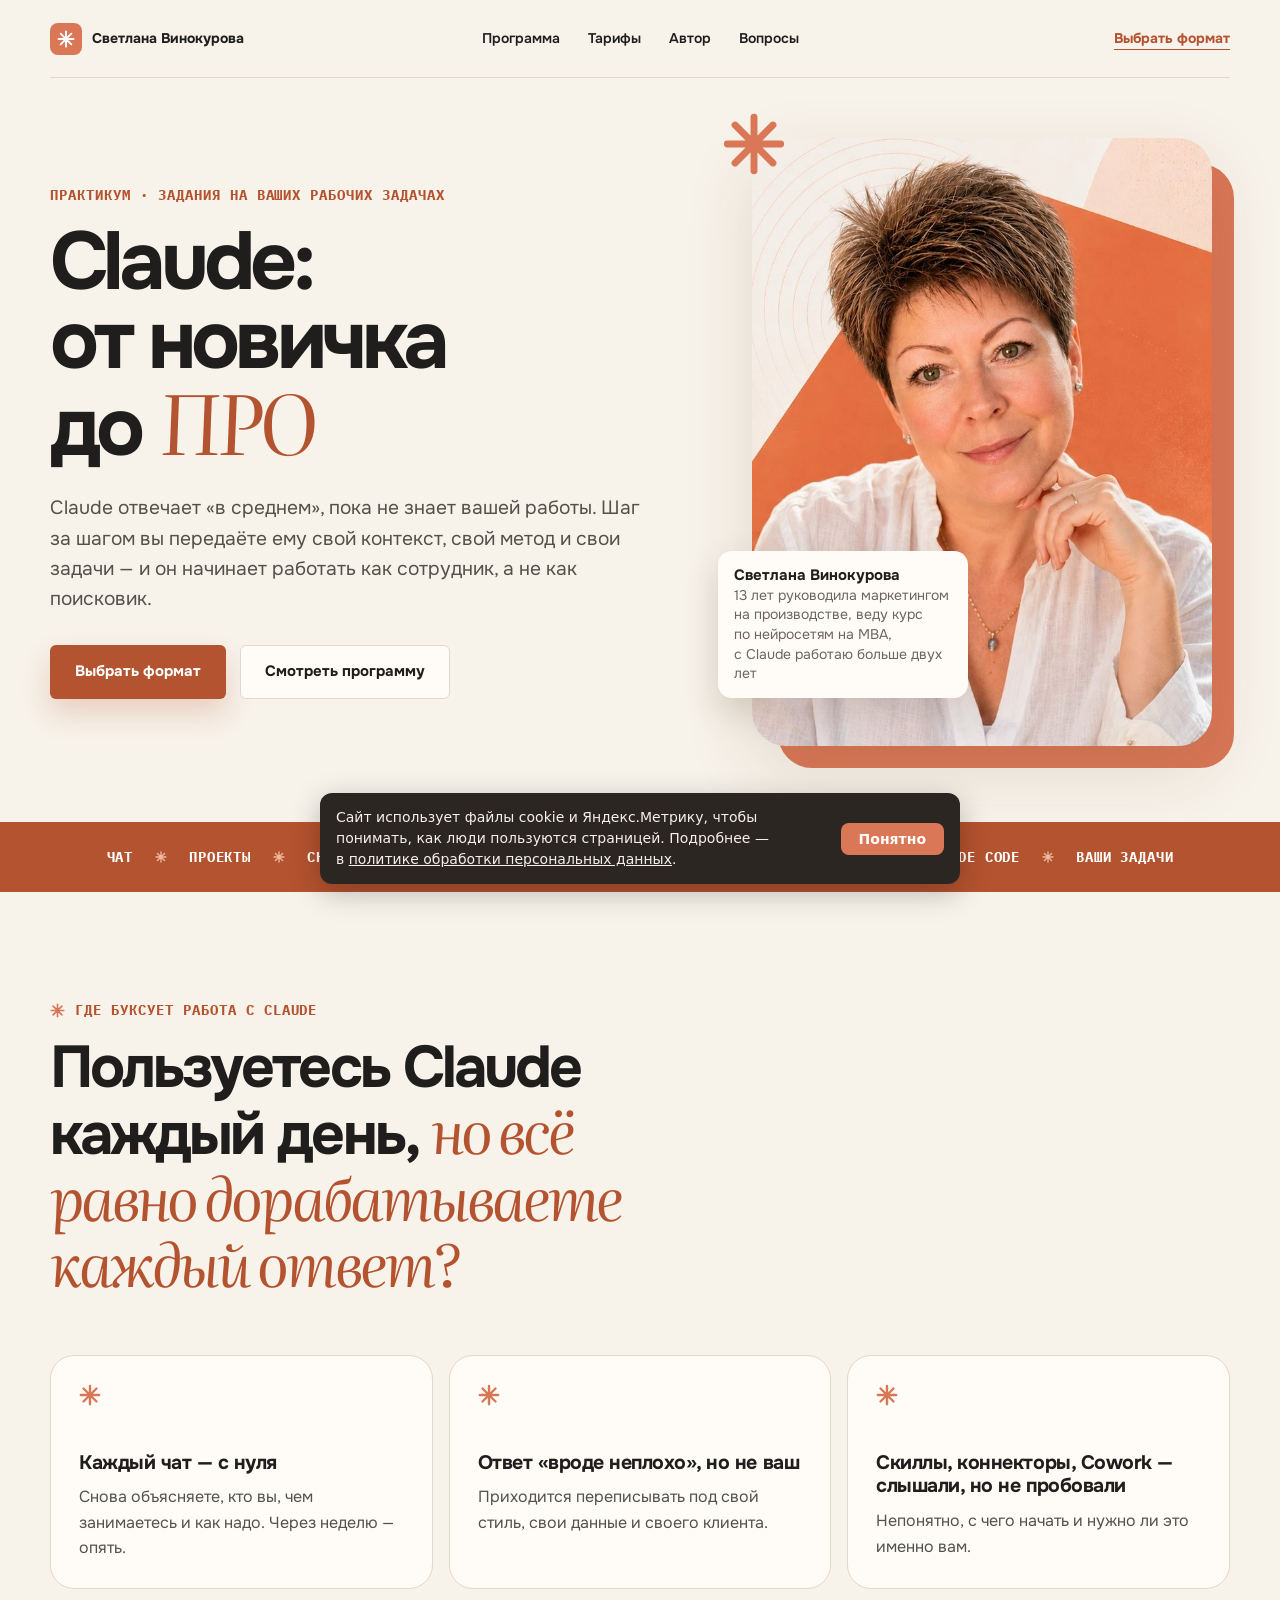
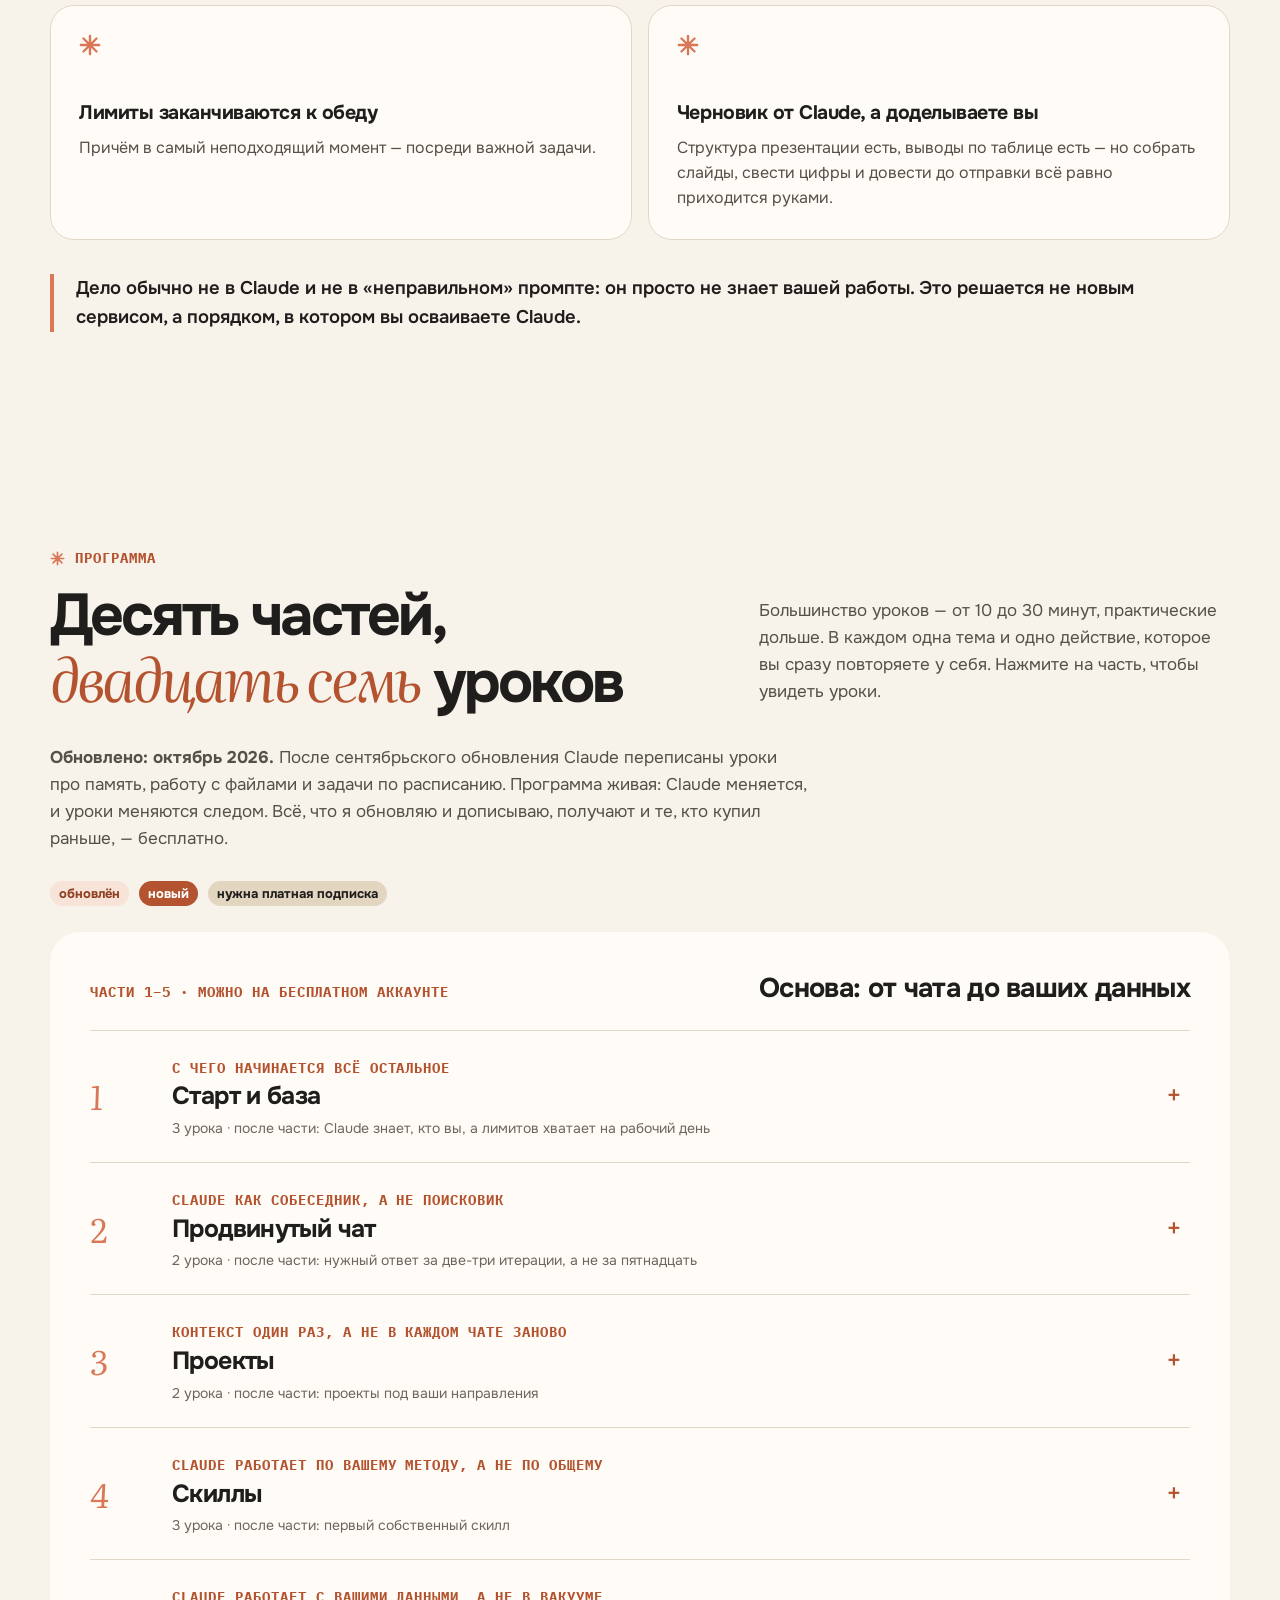
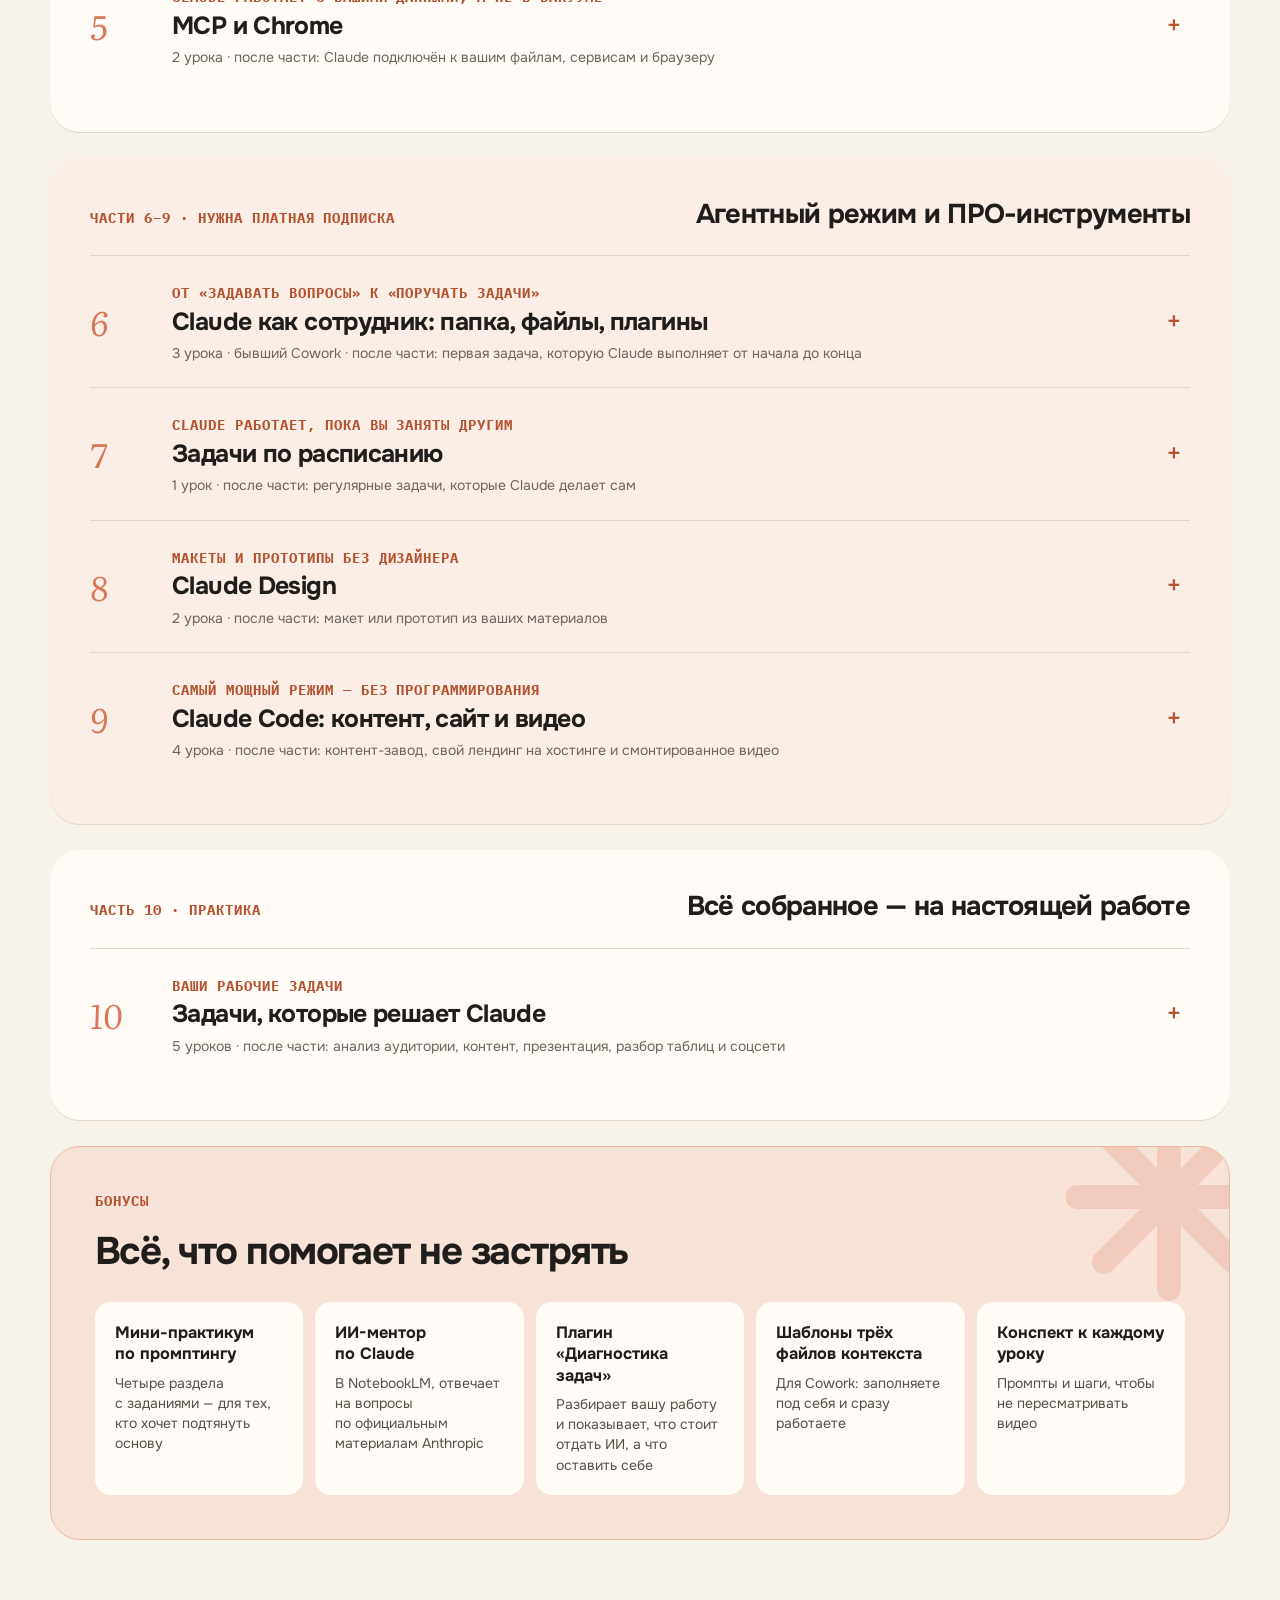
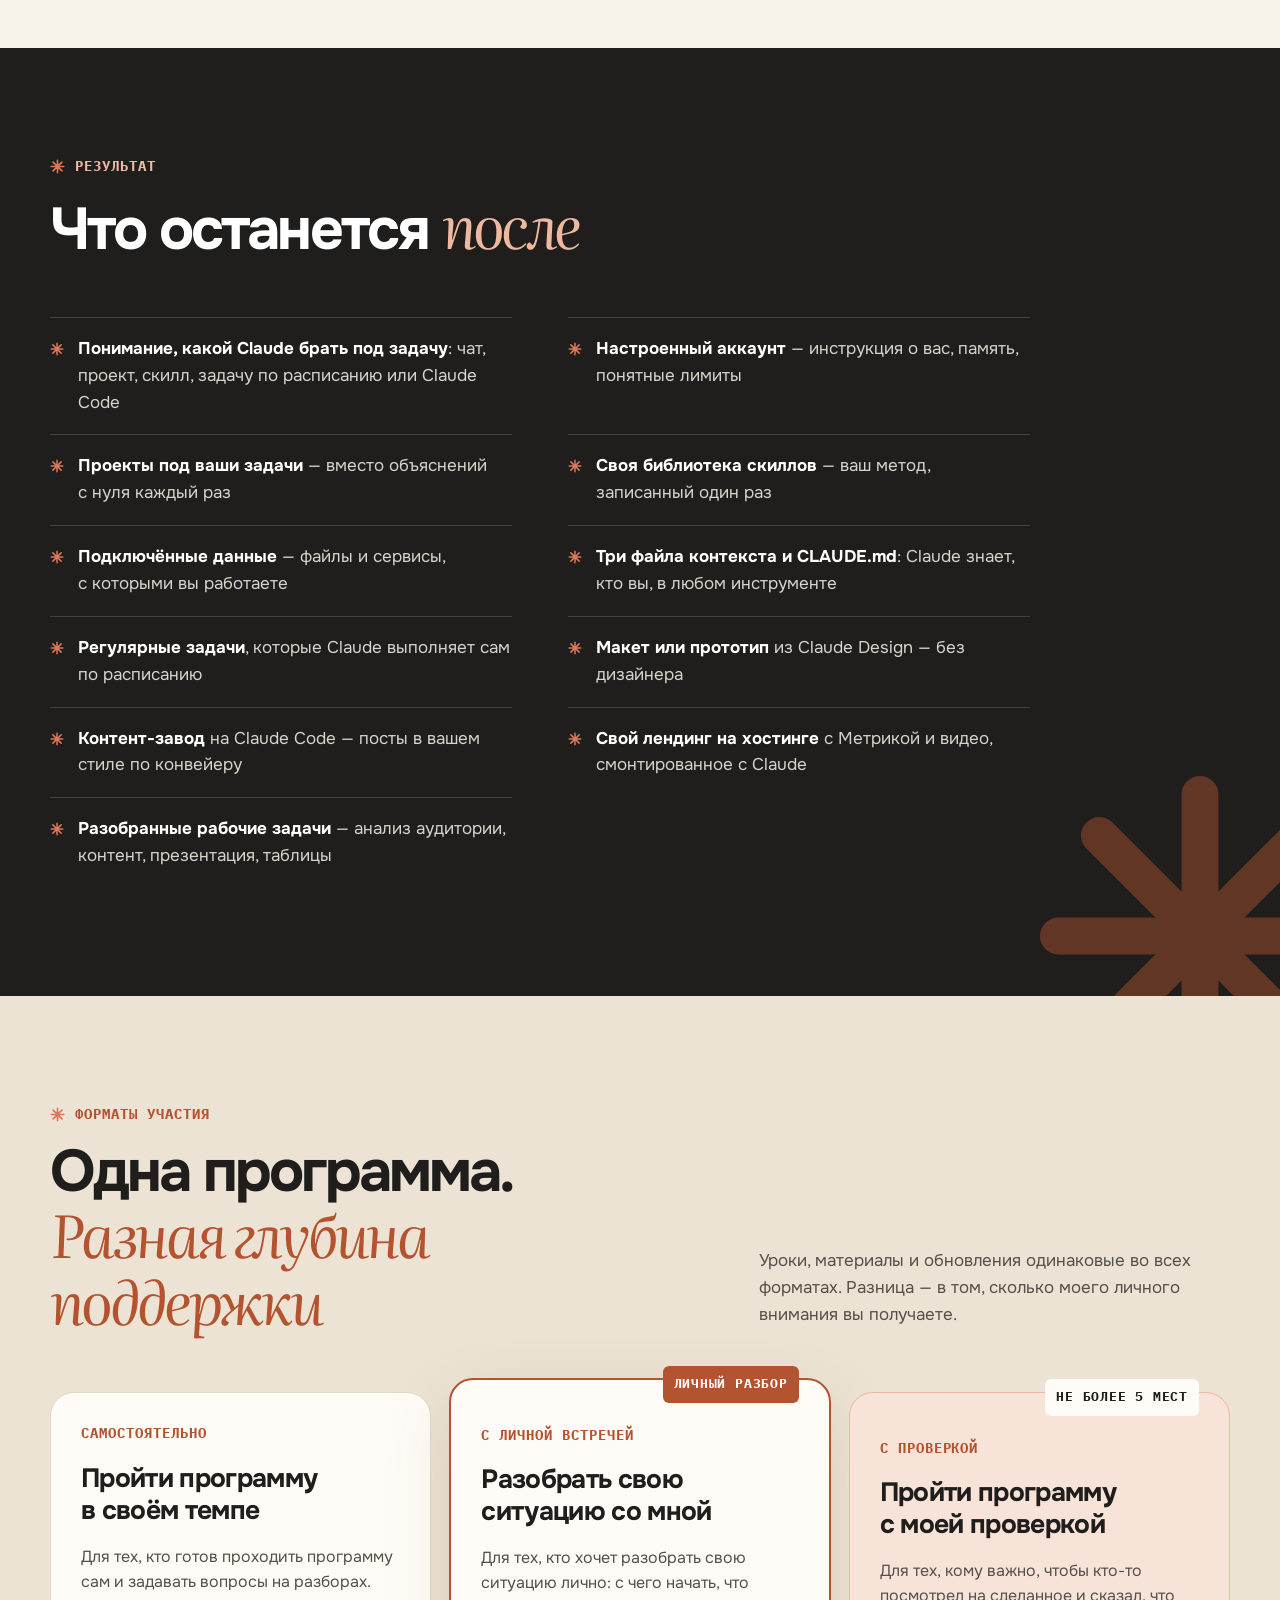
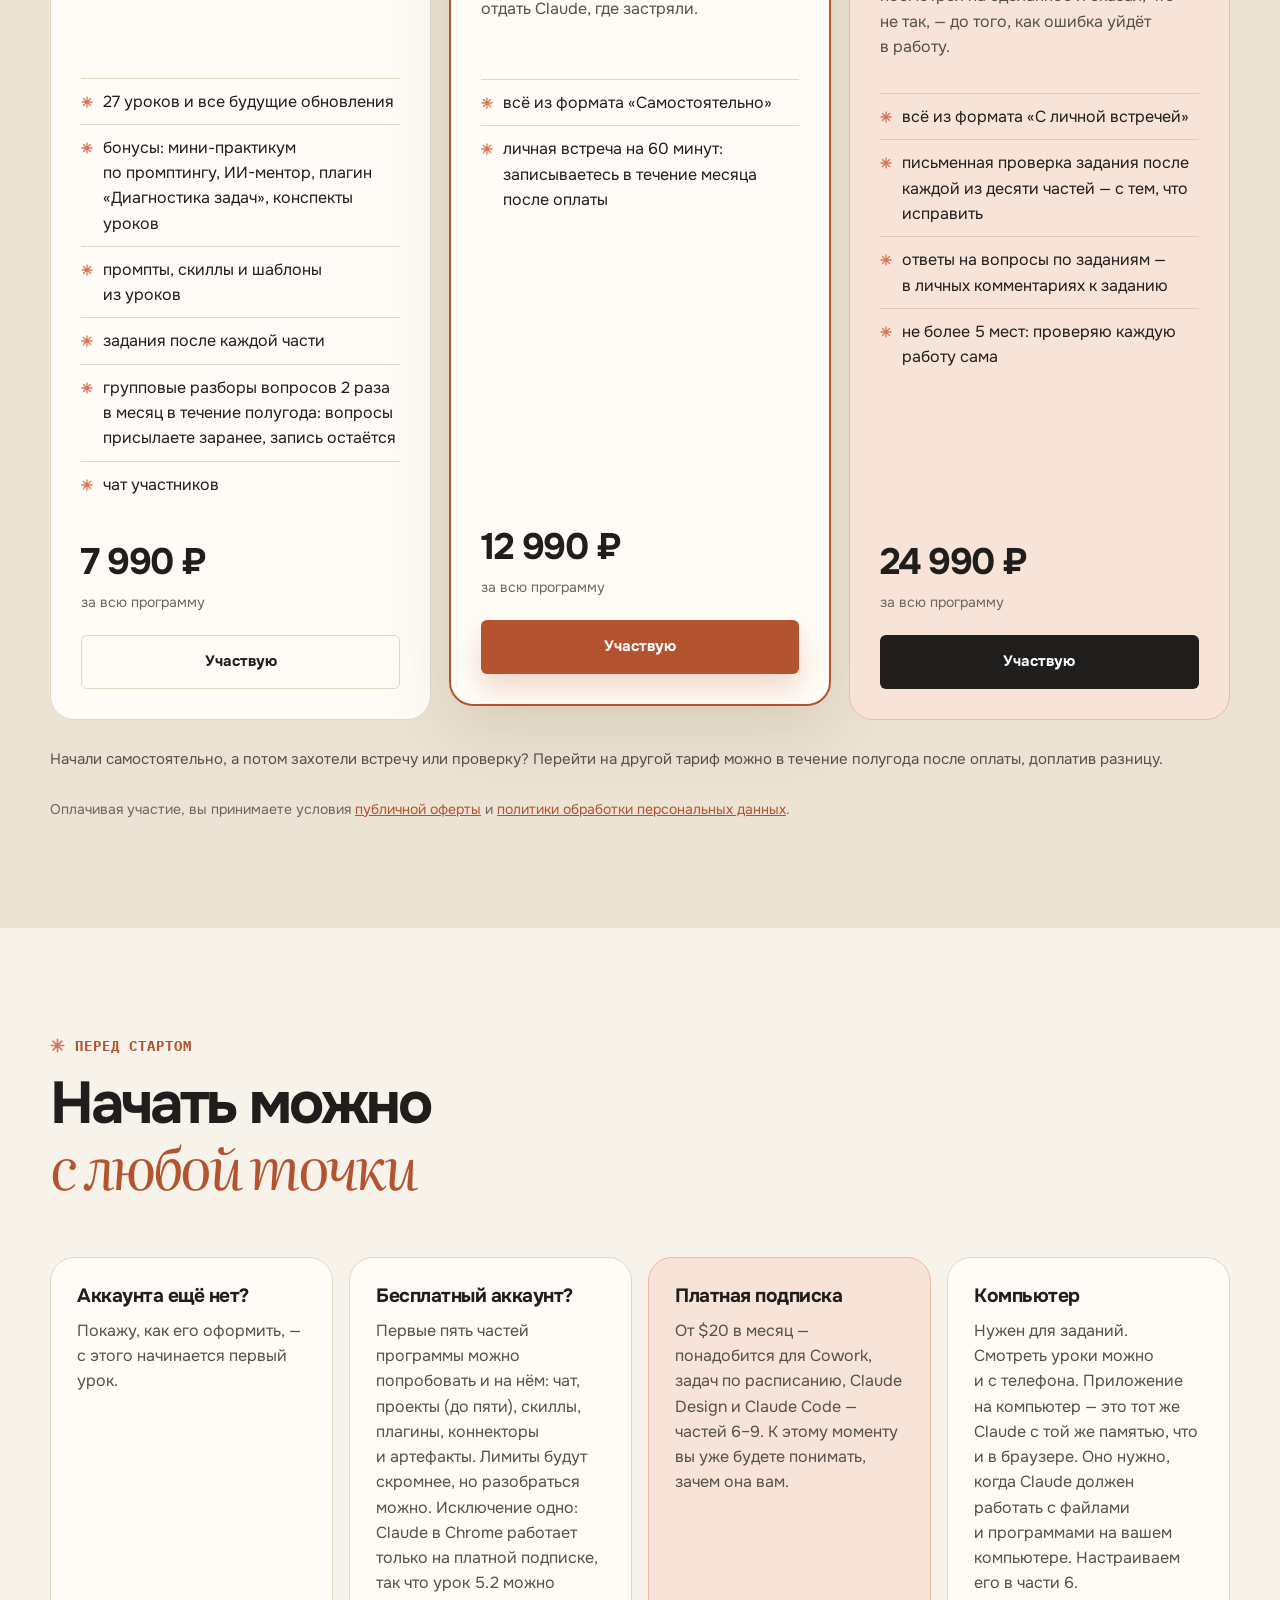
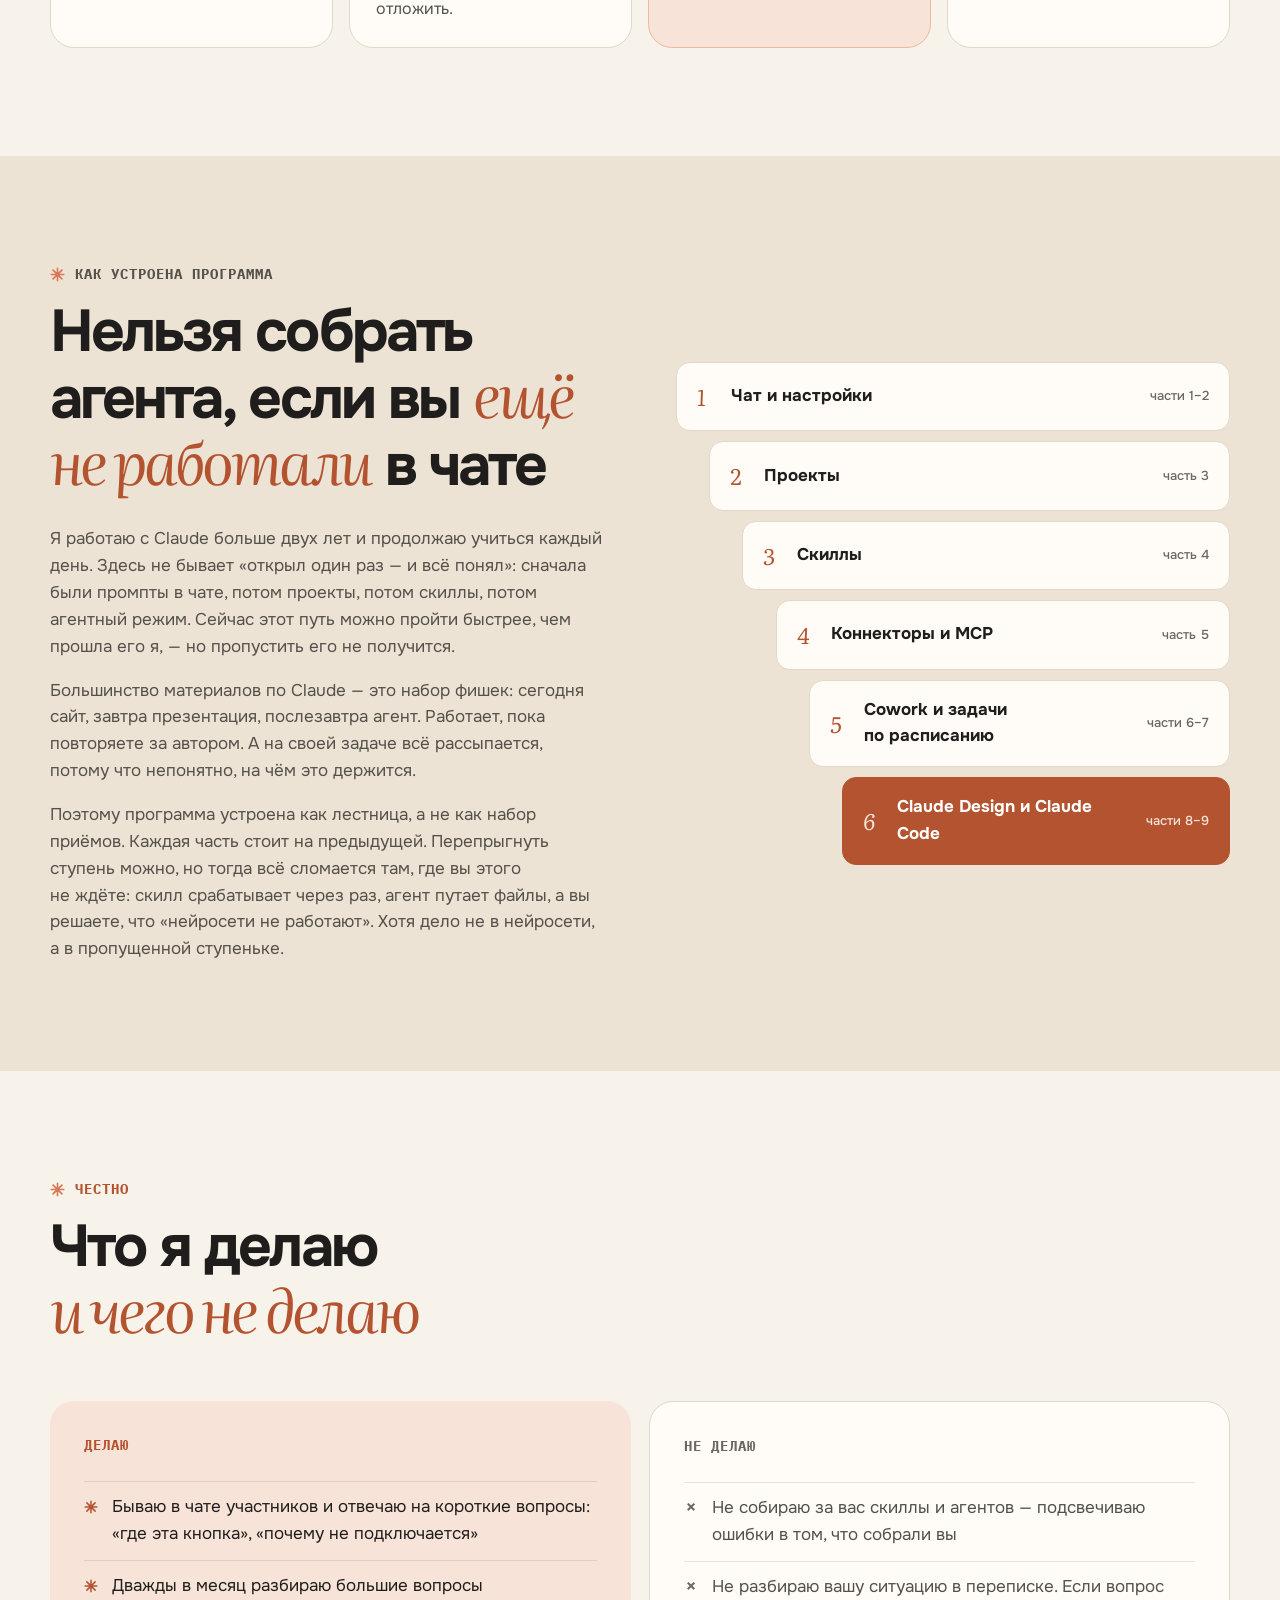
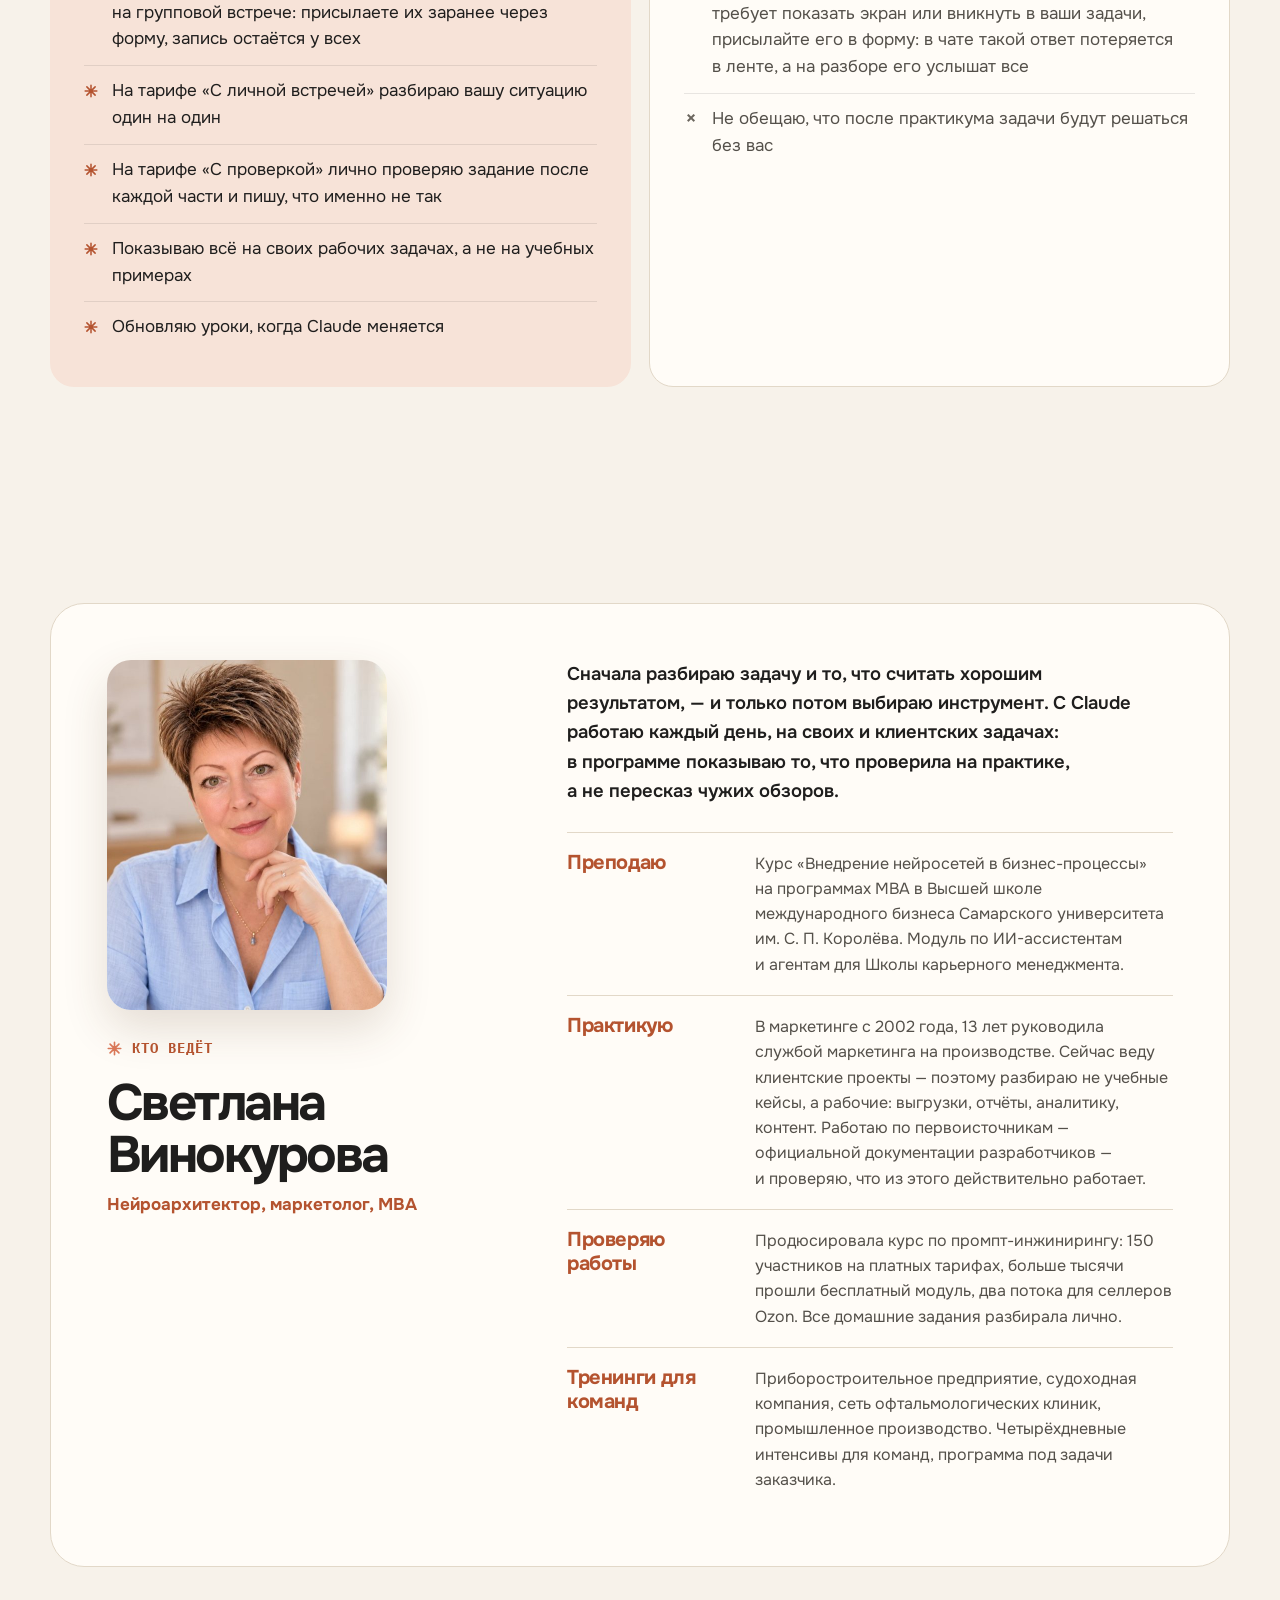
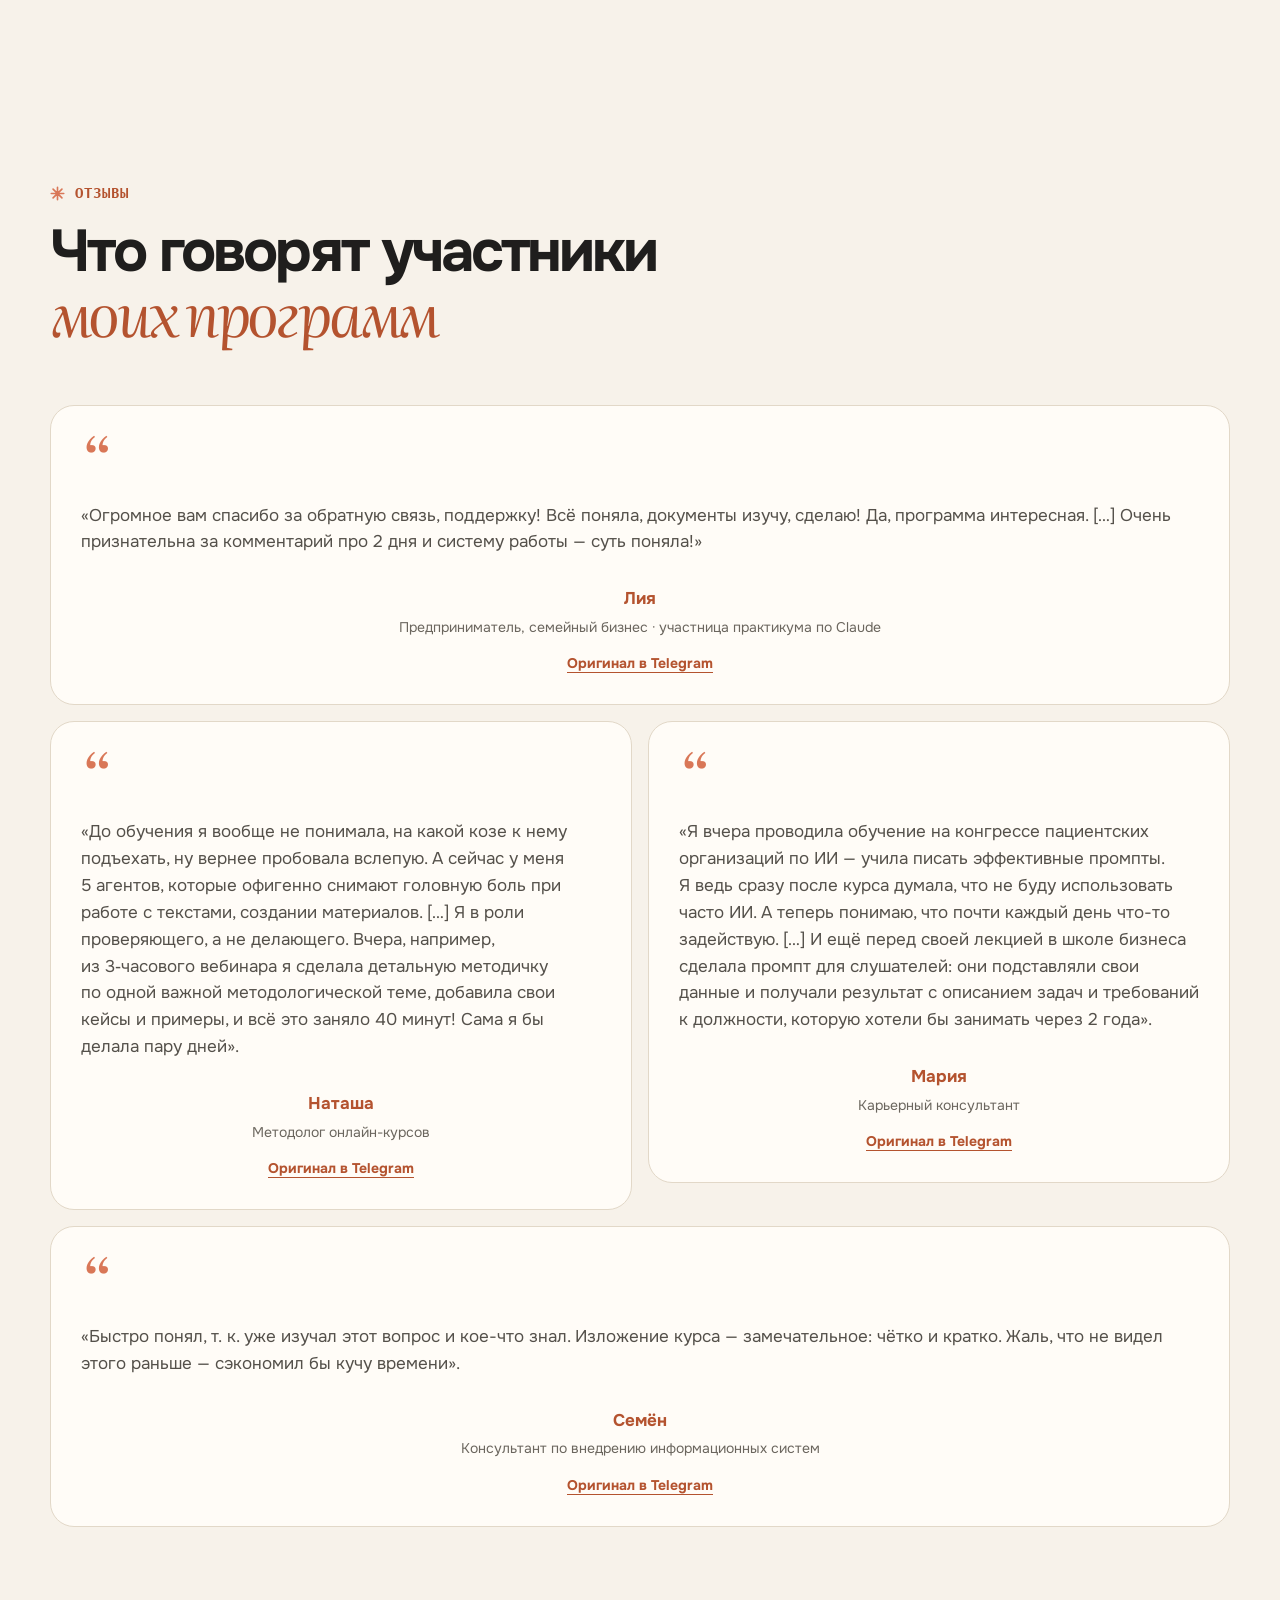
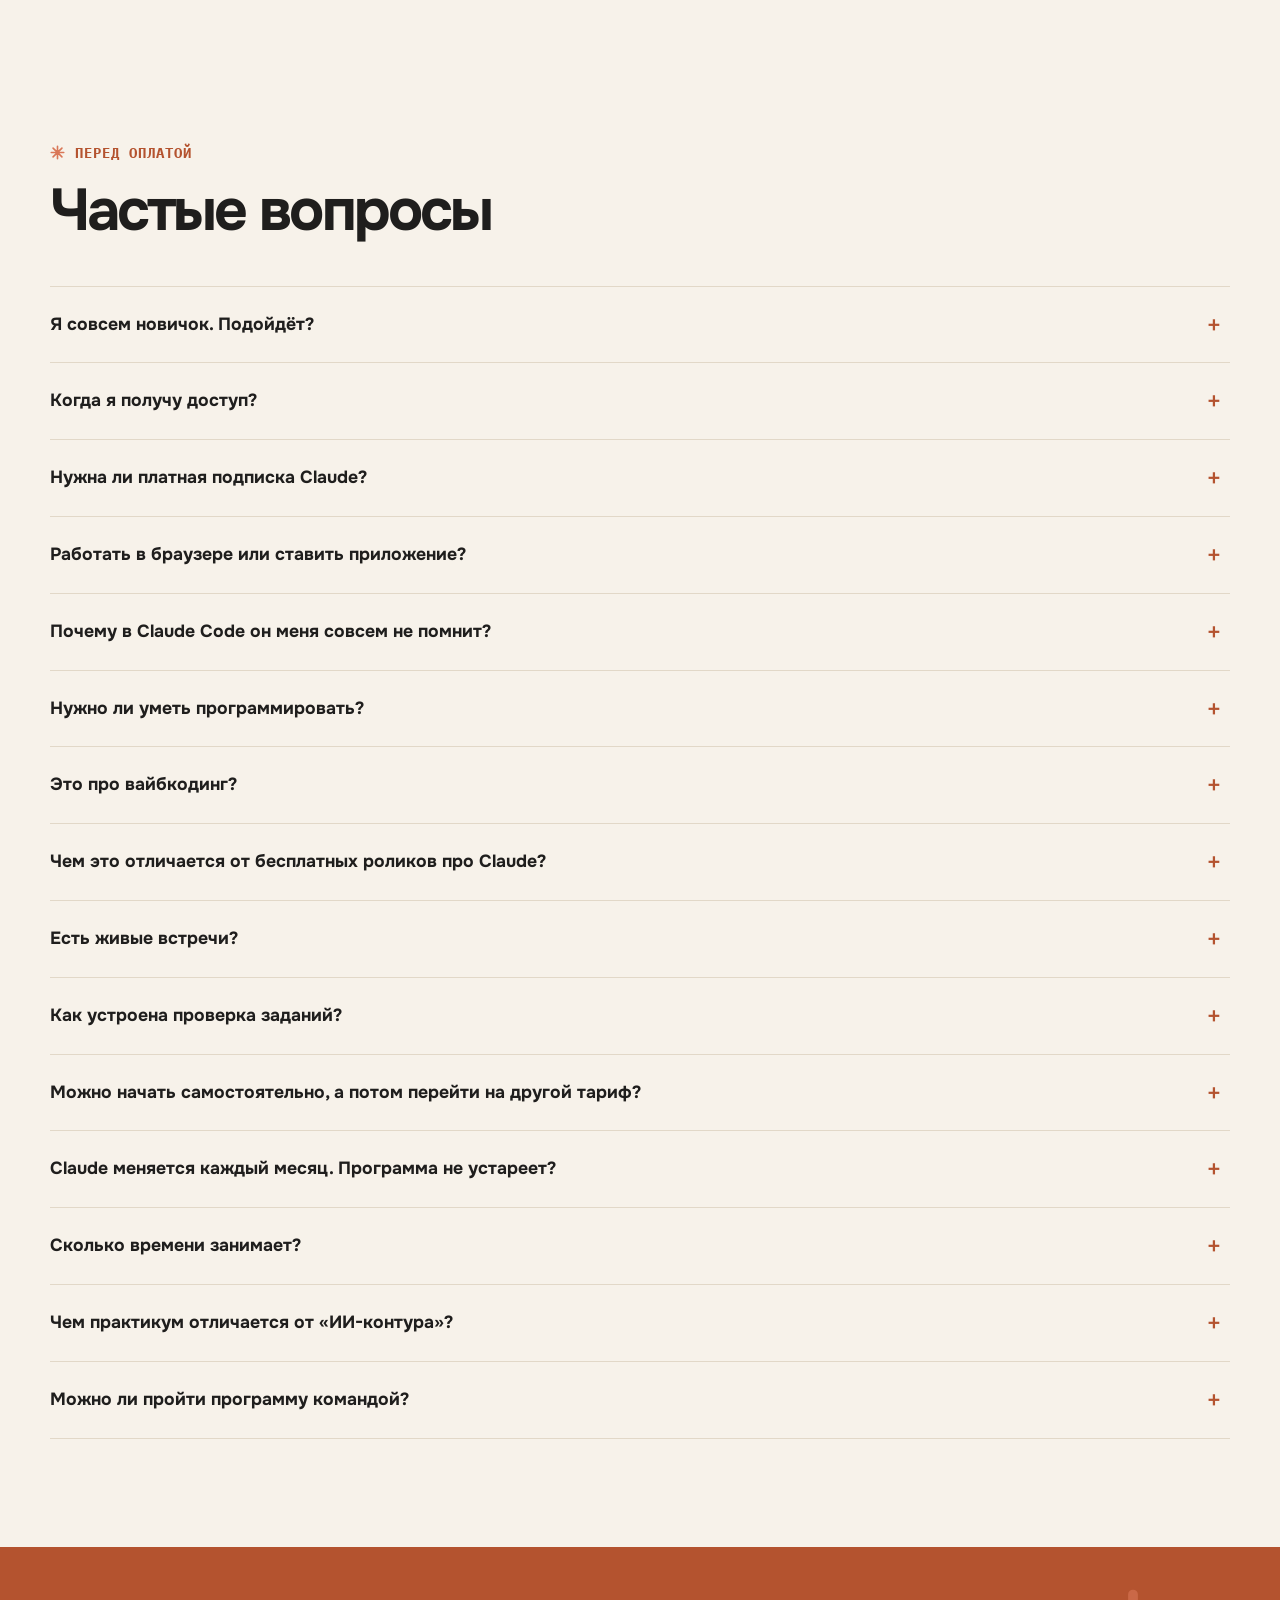
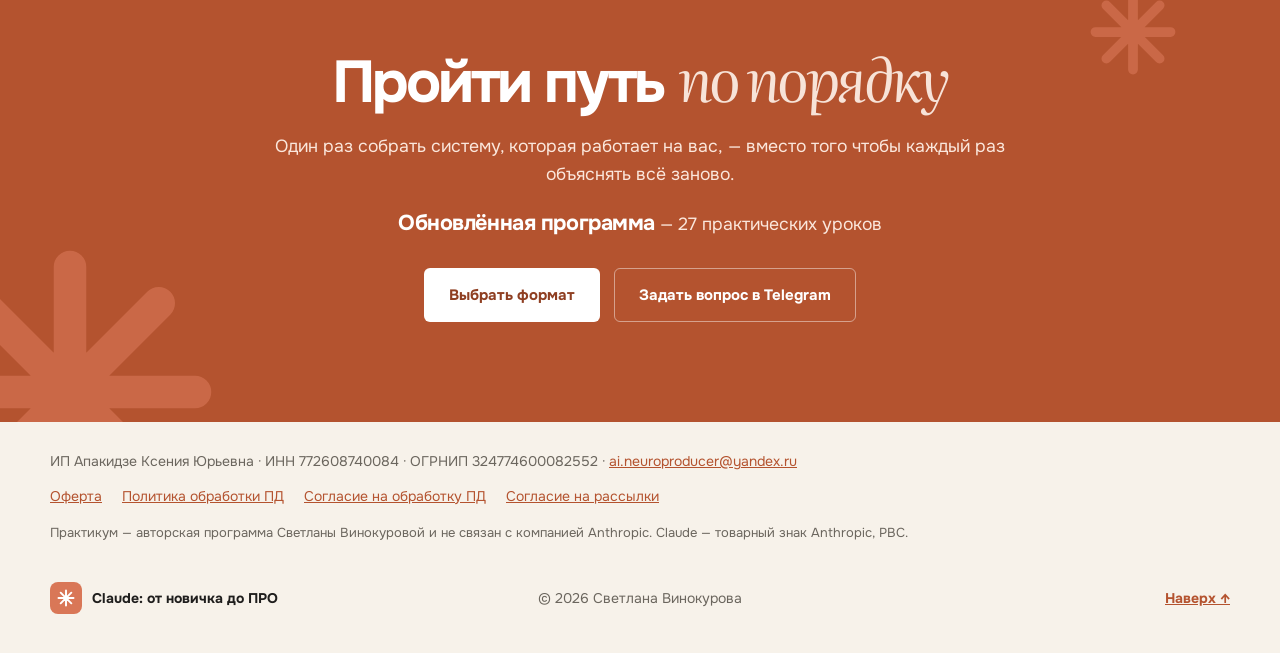
<file: index.html>
<!DOCTYPE html>
<html lang="ru">
<head>
<meta charset="utf-8">
<meta name="viewport" content="width=device-width, initial-scale=1">
<meta name="description" content="Практикум Светланы Винокуровой: 27 практических уроков по Claude — от настроек и чата до скиллов, коннекторов, Cowork, Claude Design и Claude Code — вайбкодинг для тех, кто не программирует. Живые разборы 2 раза в месяц.">
<title>Claude: от новичка до ПРО — практикум Светланы Винокуровой</title>
<meta property="og:type" content="website">
<meta property="og:locale" content="ru_RU">
<meta property="og:title" content="Claude: от новичка до ПРО">
<meta property="og:description" content="Научите Claude работать как сотрудник: с вашим контекстом, по вашему методу и на ваших задачах. 27 практических уроков и живые разборы.">
<!-- Если подключите свой домен, замените адрес в двух строках ниже -->
<meta property="og:image" content="https://claude.neiroproducer.ru/assets/svetlana-hero.jpg">
<meta property="og:url" content="https://claude.neiroproducer.ru/">
<!-- Yandex.Metrika counter -->
<script type="text/javascript">
    (function(m,e,t,r,i,k,a){
        m[i]=m[i]||function(){(m[i].a=m[i].a||[]).push(arguments)};
        m[i].l=1*new Date();
        for (var j = 0; j < document.scripts.length; j++) {if (document.scripts[j].src === r) { return; }}
        k=e.createElement(t),a=e.getElementsByTagName(t)[0],k.async=1,k.src=r,a.parentNode.insertBefore(k,a)
    })(window, document,'script','https://mc.yandex.ru/metrika/tag.js?id=113179487', 'ym');

    ym(113179487, 'init', {ssr:true, webvisor:true, clickmap:true, ecommerce:"dataLayer", referrer: document.referrer, url: location.href, accurateTrackBounce:true, trackLinks:true});
</script>
<noscript><div><img src="https://mc.yandex.ru/watch/113179487" style="position:absolute; left:-9999px;" alt="" /></div></noscript>
<!-- /Yandex.Metrika counter -->
<link rel="icon" href="data:image/svg+xml,%3Csvg xmlns='http://www.w3.org/2000/svg' viewBox='0 0 32 32'%3E%3Crect width='32' height='32' rx='8' fill='%23d97757'/%3E%3Cg stroke='white' stroke-width='3' stroke-linecap='round'%3E%3Cpath d='M16 7v18M7 16h18M9.6 9.6l12.8 12.8M22.4 9.6 9.6 22.4'/%3E%3C/g%3E%3C/svg%3E">
<link rel="preconnect" href="https://fonts.googleapis.com">
<link rel="preconnect" href="https://fonts.gstatic.com" crossorigin="">
<link href="https://fonts.googleapis.com/css2?family=IBM+Plex+Mono:wght@400;500;700&family=Literata:ital,opsz,wght@1,7..72,400;1,7..72,500&family=Onest:wght@400;500;600;700;800&display=swap" rel="stylesheet">
<link rel="stylesheet" href="styles.css">
</head>
<body>
  <header class="site-header">
    <a class="brand" href="#top" aria-label="Наверх">
      <span class="brand-mark" aria-hidden="true"><span class="spark"></span></span>
      <span>Светлана Винокурова</span>
    </a>
    <nav aria-label="Основная навигация">
      <a href="#program">Программа</a>
      <a href="#tariffs">Тарифы</a>
      <a href="#author">Автор</a>
      <a href="#faq">Вопросы</a>
    </nav>
    <a class="header-cta" href="#tariffs">Выбрать формат</a>
  </header>

  <main id="top">
    <section class="hero shell">
      <div class="hero-copy">
        <p class="eyebrow">Практикум · задания на&nbsp;ваших рабочих задачах</p>
        <h1>Claude: от&nbsp;новичка до&nbsp;<em>ПРО</em></h1>
        <p class="hero-lead">Claude отвечает «в&nbsp;среднем», пока не&nbsp;знает вашей работы. Шаг за&nbsp;шагом вы передаёте ему свой контекст, свой метод и&nbsp;свои задачи&nbsp;— и&nbsp;он начинает работать как сотрудник, а&nbsp;не&nbsp;как поисковик.</p>
        <div class="hero-actions">
          <a class="button button-primary" href="#tariffs" data-goal="hero_tariffs">Выбрать формат</a>
          <a class="button button-outline" href="#program" data-goal="hero_program">Смотреть программу</a>
        </div>
      </div>
      <div class="hero-photo">
        <span class="spark spark-deco" aria-hidden="true"></span>
        <img src="assets/svetlana-hero.jpg" alt="Светлана Винокурова" width="700" height="925">
        <p class="hero-note"><strong>Светлана Винокурова</strong><span>13&nbsp;лет руководила маркетингом на&nbsp;производстве, веду курс по&nbsp;нейросетям на&nbsp;MBA, с&nbsp;Claude работаю больше двух лет</span></p>
      </div>
    </section>

    <section class="ladder-strip" aria-label="Путь по программе">
      <span>Чат</span><i class="spark" aria-hidden="true"></i><span>Проекты</span><i class="spark" aria-hidden="true"></i><span>Скиллы</span><i class="spark" aria-hidden="true"></i><span>Коннекторы</span><i class="spark" aria-hidden="true"></i><span>Cowork</span><i class="spark" aria-hidden="true"></i><span>Расписание</span><i class="spark" aria-hidden="true"></i><span>Design</span><i class="spark" aria-hidden="true"></i><span>Claude Code</span><i class="spark" aria-hidden="true"></i><span>Ваши задачи</span>
    </section>

    <section class="section shell pains">
      <div class="split-heading">
        <div>
          <p class="section-kicker"><i class="spark" aria-hidden="true"></i>Где буксует работа с&nbsp;Claude</p>
          <h2>Пользуетесь Claude каждый день, <em>но&nbsp;всё равно дорабатываете каждый ответ?</em></h2>
        </div>
      </div>
      <div class="pain-grid">
        <article><i class="spark" aria-hidden="true"></i><h3>Каждый чат&nbsp;— с&nbsp;нуля</h3><p>Снова объясняете, кто вы, чем занимаетесь и&nbsp;как надо. Через неделю&nbsp;— опять.</p></article>
        <article><i class="spark" aria-hidden="true"></i><h3>Ответ «вроде неплохо», но&nbsp;не&nbsp;ваш</h3><p>Приходится переписывать под свой стиль, свои данные и&nbsp;своего клиента.</p></article>
        <article><i class="spark" aria-hidden="true"></i><h3>Скиллы, коннекторы, Cowork&nbsp;— слышали, но&nbsp;не&nbsp;пробовали</h3><p>Непонятно, с&nbsp;чего начать и&nbsp;нужно ли это именно вам.</p></article>
        <article><i class="spark" aria-hidden="true"></i><h3>Лимиты заканчиваются к&nbsp;обеду</h3><p>Причём в&nbsp;самый неподходящий момент&nbsp;— посреди важной задачи.</p></article>
        <article><i class="spark" aria-hidden="true"></i><h3>Черновик от&nbsp;Claude, а&nbsp;доделываете вы</h3><p>Структура презентации есть, выводы по&nbsp;таблице есть&nbsp;— но&nbsp;собрать слайды, свести цифры и&nbsp;довести до&nbsp;отправки всё равно приходится руками.</p></article>
      </div>
      <p class="pain-note">Дело обычно не&nbsp;в&nbsp;Claude и&nbsp;не&nbsp;в&nbsp;«неправильном» промпте: он просто не&nbsp;знает вашей работы. Это решается не&nbsp;новым сервисом, а&nbsp;порядком, в&nbsp;котором вы осваиваете Claude.</p>
    </section>

    <section class="section program shell" id="program">
      <div class="split-heading">
        <div>
          <p class="section-kicker"><i class="spark" aria-hidden="true"></i>Программа</p>
          <h2>Десять частей, <em>двадцать&nbsp;семь</em> уроков</h2>
        </div>
        <p>Большинство уроков&nbsp;— от&nbsp;10 до&nbsp;30 минут, практические дольше. В&nbsp;каждом одна тема и&nbsp;одно действие, которое вы сразу повторяете у&nbsp;себя. Нажмите на&nbsp;часть, чтобы увидеть уроки.</p>
      </div>
      <p class="program-intro"><b>Обновлено: октябрь 2026.</b> После сентябрьского обновления Claude переписаны уроки про память, работу с&nbsp;файлами и&nbsp;задачи по&nbsp;расписанию. Программа живая: Claude меняется, и&nbsp;уроки меняются следом. Всё, что я&nbsp;обновляю и&nbsp;дописываю, получают и&nbsp;те, кто купил раньше,&nbsp;— бесплатно.</p>
      <div class="legend" aria-label="Обозначения"><span class="tag tag-upd">обновлён</span><span class="tag tag-new">новый</span><span class="tag tag-paid">нужна платная подписка</span></div>

      <div class="phase">
        <div class="phase-title"><span>Части 1–5 · можно на&nbsp;бесплатном аккаунте</span><h3>Основа: от&nbsp;чата до&nbsp;ваших данных</h3></div>
        <ol class="module-list">
          <li>
            <details>
              <summary><span class="module-number">1</span><span><span class="module-label">С&nbsp;чего начинается всё остальное</span><h3>Старт и&nbsp;база</h3><span class="module-teaser">3 урока · после части: Claude знает, кто вы, а&nbsp;лимитов хватает на&nbsp;рабочий день</span></span></summary>
              <div class="module-body">
                <ul class="lessons">
                  <li><b>1.1</b><span>Доступ из&nbsp;России, регистрация и&nbsp;первые 10&nbsp;минут: браузер или приложение на&nbsp;компьютер&nbsp;— что даёт каждое, команда <code>/setup-claude</code> на&nbsp;платной подписке <span class="tag tag-upd">обновлён</span></span></li>
                  <li><b>1.2</b><span>Память и&nbsp;глобальная инструкция: как Claude вас запоминает, где это посмотреть и&nbsp;поправить и&nbsp;почему иногда кажется, что он «забыл» <span class="tag tag-new">новый</span></span></li>
                  <li><b>1.3</b><span>Лимиты и&nbsp;модели: Haiku, Sonnet, Opus&nbsp;— какую брать под задачу, чтобы лимита хватало до&nbsp;вечера <span class="tag tag-upd">обновлён</span></span></li>
                </ul>
                <div class="module-result"><span>После части</span><p>Claude, который знает, кто вы, и&nbsp;лимиты, которых хватает на&nbsp;рабочий день</p></div>
              </div>
            </details>
          </li>
          <li>
            <details>
              <summary><span class="module-number">2</span><span><span class="module-label">Claude как собеседник, а&nbsp;не&nbsp;поисковик</span><h3>Продвинутый чат</h3><span class="module-teaser">2 урока · после части: нужный ответ за&nbsp;две-три итерации, а&nbsp;не&nbsp;за&nbsp;пятнадцать</span></span></summary>
              <div class="module-body">
                <ul class="lessons">
                  <li><b>2.1</b><span>Чем Claude отличается от&nbsp;других: артефакты, файлы, Research, стили <span class="tag tag-upd">обновлён</span></span></li>
                  <li><b>2.2</b><span>Запрос, итерация, критика, шаблон. Самоаудит ваших диалогов по&nbsp;24&nbsp;признакам AI&nbsp;Fluency</span></li>
                </ul>
                <div class="module-result"><span>После части</span><p>Умение добиваться нужного ответа за&nbsp;две-три итерации, а&nbsp;не&nbsp;за&nbsp;пятнадцать</p></div>
              </div>
            </details>
          </li>
          <li>
            <details>
              <summary><span class="module-number">3</span><span><span class="module-label">Контекст один раз, а&nbsp;не&nbsp;в&nbsp;каждом чате заново</span><h3>Проекты</h3><span class="module-teaser">2 урока · после части: проекты под ваши направления</span></span></summary>
              <div class="module-body">
                <ul class="lessons">
                  <li><b>3.1</b><span>Проект: инструкция, файлы, память проекта</span></li>
                  <li><b>3.2</b><span>Как разложить работу по&nbsp;проектам: по&nbsp;клиентам, направлениям, задачам. Что делать, когда файлов много</span></li>
                </ul>
                <div class="module-result"><span>После части</span><p>Проекты под ваши направления, в&nbsp;которых не&nbsp;нужно объяснять всё с&nbsp;нуля</p></div>
              </div>
            </details>
          </li>
          <li>
            <details>
              <summary><span class="module-number">4</span><span><span class="module-label">Claude работает по&nbsp;вашему методу, а&nbsp;не&nbsp;по&nbsp;общему</span><h3>Скиллы</h3><span class="module-teaser">3 урока · после части: первый собственный скилл</span></span></summary>
              <div class="module-body">
                <ul class="lessons">
                  <li><b>4.1</b><span>Что такое скилл и&nbsp;первый скилл без кода через Skill Creator <span class="tag tag-upd">обновлён</span></span></li>
                  <li><b>4.2</b><span>Скилл из&nbsp;вашего промпта, процесса и&nbsp;материалов</span></li>
                  <li><b>4.3</b><span>Готовые скиллы с&nbsp;GitHub: где брать и&nbsp;как проверить, что они безопасны</span></li>
                </ul>
                <div class="module-result"><span>После части</span><p>Первый собственный скилл&nbsp;— ваш рабочий метод, записанный один раз</p></div>
              </div>
            </details>
          </li>
          <li>
            <details>
              <summary><span class="module-number">5</span><span><span class="module-label">Claude работает с&nbsp;вашими данными, а&nbsp;не&nbsp;в&nbsp;вакууме</span><h3>MCP и&nbsp;Chrome</h3><span class="module-teaser">2 урока · после части: Claude подключён к&nbsp;вашим файлам, сервисам и&nbsp;браузеру</span></span></summary>
              <div class="module-body">
                <ul class="lessons">
                  <li><b>5.1</b><span>MCP простыми словами: подключаем Claude к&nbsp;вашим файлам, почте, календарю и&nbsp;сервисам и&nbsp;разбираемся, что делать, если не&nbsp;работает <span class="tag tag-new">новый</span></span></li>
                  <li><b>5.2</b><span>Claude для Google Chrome: работает на&nbsp;живых сайтах под вашим логином&nbsp;— собирает данные, заполняет формы, проходит по&nbsp;шагам в&nbsp;ваших сервисах <span class="tag tag-new">новый</span> <span class="tag tag-paid">нужна платная подписка</span></span></li>
                  
                </ul>
                <div class="module-result"><span>После части</span><p>Claude, подключённый к&nbsp;файлам, сервисам и&nbsp;браузеру, с&nbsp;которыми вы работаете</p></div>
              </div>
            </details>
          </li>
        </ol>
      </div>

      <div class="phase phase-paid">
        <div class="phase-title"><span>Части 6–9 · нужна платная подписка</span><h3>Агентный режим и&nbsp;ПРО-инструменты</h3></div>
        <ol class="module-list" start="6">
          <li>
            <details>
              <summary><span class="module-number">6</span><span><span class="module-label">От&nbsp;«задавать вопросы» к&nbsp;«поручать задачи»</span><h3>Claude как сотрудник: папка, файлы, плагины</h3><span class="module-teaser">3 урока · бывший Cowork · после части: первая задача, которую Claude выполняет от&nbsp;начала до&nbsp;конца</span></span></summary>
              <div class="module-body">
                <ul class="lessons">
                  <li><b>6.1</b><span>Рабочая папка на&nbsp;компьютере и&nbsp;плагин Productivity: Claude ведёт ваши задачи и&nbsp;рабочую память <span class="tag tag-upd">обновлён</span></span></li>
                  <li><b>6.2</b><span>Три файла контекста: кто вы, над чем работаете и&nbsp;чего делать нельзя</span></li>
                  <li><b>6.3</b><span>Проект на&nbsp;ваших файлах: первая задача от&nbsp;начала до&nbsp;конца <span class="tag tag-upd">обновлён</span></span></li>
                </ul>
                <div class="module-result"><span>После части</span><p>Первая задача, которую Claude выполняет от&nbsp;начала до&nbsp;конца на&nbsp;ваших файлах</p></div>
              </div>
            </details>
          </li>
          <li>
            <details>
              <summary><span class="module-number">7</span><span><span class="module-label">Claude работает, пока вы заняты другим</span><h3>Задачи по&nbsp;расписанию</h3><span class="module-teaser">1 урок · после части: регулярные задачи, которые Claude делает сам</span></span></summary>
              <div class="module-body">
                <ul class="lessons">
                  <li><b>7.1</b><span>Утренняя сводка, мониторинг, отчёты без вашего участия. Работают по&nbsp;расписанию, даже когда компьютер выключен <span class="tag tag-new">новый</span></span></li>
                </ul>
                <div class="module-result"><span>После части</span><p>Одна-две регулярные задачи, которые Claude делает сам по&nbsp;расписанию</p></div>
              </div>
            </details>
          </li>
          <li>
            <details>
              <summary><span class="module-number">8</span><span><span class="module-label">Макеты и&nbsp;прототипы без дизайнера</span><h3>Claude Design</h3><span class="module-teaser">2 урока · после части: макет или прототип из&nbsp;ваших материалов</span></span></summary>
              <div class="module-body">
                <ul class="lessons">
                  <li><b>8.1</b><span>Claude Design: макеты, слайды и&nbsp;визуалы из&nbsp;ваших материалов и&nbsp;в&nbsp;вашем стиле <span class="tag tag-new">новый</span></span></li>
                  <li><b>8.2</b><span>Прототип сайта, лендинга или квиза: от&nbsp;идеи до&nbsp;кликабельной версии <span class="tag tag-new">новый</span></span></li>
                </ul>
                <div class="module-result"><span>После части</span><p>Макет или кликабельный прототип, собранный из&nbsp;ваших материалов</p></div>
              </div>
            </details>
          </li>
          <li>
            <details>
              <summary><span class="module-number">9</span><span><span class="module-label">Самый мощный режим&nbsp;— без программирования</span><h3>Claude Code: контент, сайт и&nbsp;видео</h3><span class="module-teaser">4 урока · после части: контент-завод, свой лендинг на&nbsp;хостинге и&nbsp;смонтированное видео</span></span></summary>
              <div class="module-body">
                <ul class="lessons">
                  <li><b>9.1</b><span>Claude Code для тех, кто не&nbsp;программирует: установка, рабочая папка и&nbsp;CLAUDE.md&nbsp;— память, которую вы пишете сами <span class="tag tag-new">новый</span></span></li>
                  <li><b>9.2</b><span>Контент-завод: конвейер от&nbsp;темы до&nbsp;готовых постов в&nbsp;вашем стиле <span class="tag tag-new">новый</span></span></li>
                  <li><b>9.3</b><span>Сайт или лендинг: собрать страницу, разместить на&nbsp;хостинге и&nbsp;подключить Яндекс Метрику <span class="tag tag-new">новый</span></span></li>
                  <li><b>9.4</b><span>Видео с&nbsp;Claude: монтаж длинных роликов и&nbsp;нарезка рилс из&nbsp;ваших записей <span class="tag tag-new">новый</span></span></li>
                </ul>
                <div class="module-result"><span>После части</span><p>Контент-завод, который работает по&nbsp;вашему методу, опубликованная страница с&nbsp;Метрикой и&nbsp;первое видео, смонтированное с&nbsp;Claude</p></div>
              </div>
            </details>
          </li>
        </ol>
      </div>

      <div class="phase">
        <div class="phase-title"><span>Часть 10 · практика</span><h3>Всё собранное&nbsp;— на&nbsp;настоящей работе</h3></div>
        <ol class="module-list" start="10">
          <li>
            <details>
              <summary><span class="module-number">10</span><span><span class="module-label">Ваши рабочие задачи</span><h3>Задачи, которые решает Claude</h3><span class="module-teaser">5 уроков · после части: анализ аудитории, контент, презентация, разбор таблиц и&nbsp;соцсети</span></span></summary>
              <div class="module-body">
                <ul class="lessons">
                  <li><b>10.1</b><span>Анализ целевой аудитории пошагово</span></li>
                  <li><b>10.2</b><span>Контент вашим голосом, а&nbsp;не&nbsp;«как у&nbsp;всех» <span class="tag tag-new">новый</span></span></li>
                  <li><b>10.3</b><span>Презентация из&nbsp;ваших материалов: образец и&nbsp;файлы на&nbsp;входе <span class="tag tag-new">новый</span></span></li>
                  <li><b>10.4</b><span>Большие таблицы и&nbsp;выгрузки: от&nbsp;данных к&nbsp;выводу <span class="tag tag-new">новый</span></span></li>
                  <li><b>10.5</b><span>Соцсети с&nbsp;Claude: статистика из&nbsp;сервисов аналитики, выводы по&nbsp;контенту и&nbsp;публикация постов <span class="tag tag-new">новый</span></span></li>
                </ul>
                <div class="module-result"><span>После части</span><p>Анализ аудитории, контент, презентация, разбор таблиц и&nbsp;статистика соцсетей&nbsp;— на&nbsp;ваших материалах</p></div>
              </div>
            </details>
          </li>
        </ol>
      </div>

      <div class="bonus-card">
        <span class="spark spark-deco" aria-hidden="true"></span>
        <p class="section-kicker">Бонусы</p>
        <h3>Всё, что помогает не&nbsp;застрять</h3>
        <div class="bonus-grid">
          <article><strong>Мини-практикум по&nbsp;промптингу</strong><p>Четыре раздела с&nbsp;заданиями&nbsp;— для тех, кто хочет подтянуть основу</p></article>
          <article><strong>ИИ-ментор по&nbsp;Claude</strong><p>В&nbsp;NotebookLM, отвечает на&nbsp;вопросы по&nbsp;официальным материалам Anthropic</p></article>
          <article><strong>Плагин «Диагностика задач»</strong><p>Разбирает вашу работу и&nbsp;показывает, что стоит отдать ИИ, а&nbsp;что оставить себе</p></article>
          <article><strong>Шаблоны трёх файлов контекста</strong><p>Для Cowork: заполняете под себя и&nbsp;сразу работаете</p></article>
          <article><strong>Конспект к&nbsp;каждому уроку</strong><p>Промпты и&nbsp;шаги, чтобы не&nbsp;пересматривать видео</p></article>
        </div>
      </div>
    </section>

    <section class="section result-band">
      <span class="spark spark-deco" aria-hidden="true"></span>
      <div class="shell">
        <div class="split-heading">
          <div>
            <p class="section-kicker"><i class="spark" aria-hidden="true"></i>Результат</p>
            <h2>Что останется <em>после</em></h2>
          </div>
        </div>
        <ul class="result-list">
          <li><i class="spark" aria-hidden="true"></i><span><strong>Понимание, какой Claude брать под задачу</strong>: чат, проект, скилл, задачу по&nbsp;расписанию или Claude Code</span></li>
          <li><i class="spark" aria-hidden="true"></i><span><strong>Настроенный аккаунт</strong>&nbsp;— инструкция о&nbsp;вас, память, понятные лимиты</span></li>
          <li><i class="spark" aria-hidden="true"></i><span><strong>Проекты под ваши задачи</strong>&nbsp;— вместо объяснений с&nbsp;нуля каждый раз</span></li>
          <li><i class="spark" aria-hidden="true"></i><span><strong>Своя библиотека скиллов</strong>&nbsp;— ваш метод, записанный один раз</span></li>
          <li><i class="spark" aria-hidden="true"></i><span><strong>Подключённые данные</strong>&nbsp;— файлы и&nbsp;сервисы, с&nbsp;которыми вы работаете</span></li>
          <li><i class="spark" aria-hidden="true"></i><span><strong>Три файла контекста и&nbsp;CLAUDE.md</strong>: Claude знает, кто вы, в&nbsp;любом инструменте</span></li>
          <li><i class="spark" aria-hidden="true"></i><span><strong>Регулярные задачи</strong>, которые Claude выполняет сам по&nbsp;расписанию</span></li>
          <li><i class="spark" aria-hidden="true"></i><span><strong>Макет или прототип</strong> из&nbsp;Claude Design&nbsp;— без дизайнера</span></li>
          <li><i class="spark" aria-hidden="true"></i><span><strong>Контент-завод</strong> на&nbsp;Claude Code&nbsp;— посты в&nbsp;вашем стиле по&nbsp;конвейеру</span></li>
          <li><i class="spark" aria-hidden="true"></i><span><strong>Свой лендинг на&nbsp;хостинге</strong> с&nbsp;Метрикой и&nbsp;видео, смонтированное с&nbsp;Claude</span></li>
          <li><i class="spark" aria-hidden="true"></i><span><strong>Разобранные рабочие задачи</strong>&nbsp;— анализ аудитории, контент, презентация, таблицы</span></li>
        </ul>
      </div>
    </section>

    <section class="section tariffs" id="tariffs">
      <div class="shell">
        <div class="split-heading">
          <div>
            <p class="section-kicker"><i class="spark" aria-hidden="true"></i>Форматы участия</p>
            <h2>Одна программа. <em>Разная глубина поддержки</em></h2>
          </div>
          <p>Уроки, материалы и&nbsp;обновления одинаковые во&nbsp;всех форматах. Разница&nbsp;— в&nbsp;том, сколько моего личного внимания вы получаете.</p>
        </div>
        <div class="tariff-grid">
          <article class="tariff-card">
            <div><p class="tariff-label">Самостоятельно</p><h3>Пройти программу в&nbsp;своём темпе</h3><p class="tariff-for">Для тех, кто готов проходить программу сам и&nbsp;задавать вопросы на&nbsp;разборах.</p></div>
            <ul>
              <li>27 уроков и&nbsp;все будущие обновления</li>
              <li>бонусы: мини-практикум по&nbsp;промптингу, ИИ-ментор, плагин «Диагностика задач», конспекты уроков</li>
              <li>промпты, скиллы и&nbsp;шаблоны из&nbsp;уроков</li>
              <li>задания после каждой части</li>
              <li>групповые разборы вопросов 2&nbsp;раза в&nbsp;месяц в&nbsp;течение полугода: вопросы присылаете заранее, запись остаётся</li>
              <li>чат участников</li>
            </ul>
            <div class="price"><strong>7&nbsp;990&nbsp;₽</strong><span>за всю программу</span></div>
            <a class="button button-outline" href="#tariffs" data-link="pay_self" data-goal="tariff_self">Участвую</a>
          </article>

          <article class="tariff-card tariff-featured">
            <div class="tariff-badge">Личный разбор</div>
            <div><p class="tariff-label">С&nbsp;личной встречей</p><h3>Разобрать свою ситуацию со&nbsp;мной</h3><p class="tariff-for">Для тех, кто хочет разобрать свою ситуацию лично: с&nbsp;чего начать, что отдать Claude, где застряли.</p></div>
            <ul>
              <li>всё из&nbsp;формата «Самостоятельно»</li>
              <li>личная встреча на&nbsp;60&nbsp;минут: записываетесь в&nbsp;течение месяца после оплаты</li>
            </ul>
            <div class="price"><strong>12&nbsp;990&nbsp;₽</strong><span>за всю программу</span></div>
            <a class="button button-primary" href="#tariffs" data-link="pay_meeting" data-goal="tariff_meeting">Участвую</a>
          </article>

          <article class="tariff-card tariff-premium">
            <div class="tariff-badge">Не&nbsp;более 5&nbsp;мест</div>
            <div><p class="tariff-label">С&nbsp;проверкой</p><h3>Пройти программу с&nbsp;моей проверкой</h3><p class="tariff-for">Для тех, кому важно, чтобы кто-то посмотрел на&nbsp;сделанное и&nbsp;сказал, что не&nbsp;так,&nbsp;— до&nbsp;того, как ошибка уйдёт в&nbsp;работу.</p></div>
            <ul>
              <li>всё из&nbsp;формата «С&nbsp;личной встречей»</li>
              <li>письменная проверка задания после каждой из&nbsp;десяти частей&nbsp;— с&nbsp;тем, что исправить</li>
              <li>ответы на&nbsp;вопросы по&nbsp;заданиям&nbsp;— в&nbsp;личных комментариях к&nbsp;заданию</li>
              <li>не&nbsp;более 5&nbsp;мест: проверяю каждую работу сама</li>
            </ul>
            <div class="price"><strong>24&nbsp;990&nbsp;₽</strong><span>за всю программу</span></div>
            <a class="button button-dark" href="#tariffs" data-link="pay_review" data-goal="tariff_review">Участвую</a>
          </article>
        </div>
        <p class="upgrade-note">Начали самостоятельно, а&nbsp;потом захотели встречу или проверку? Перейти на&nbsp;другой тариф можно в&nbsp;течение полугода после оплаты, доплатив разницу.</p>
        <p class="tariff-legal">Оплачивая участие, вы принимаете условия <a href="oferta">публичной оферты</a> и&nbsp;<a href="privacy">политики обработки персональных данных</a>.</p>
      </div>
    </section>

    <section class="section shell start">
      <div class="split-heading">
        <div>
          <p class="section-kicker"><i class="spark" aria-hidden="true"></i>Перед стартом</p>
          <h2>Начать можно <em>с&nbsp;любой точки</em></h2>
        </div>
      </div>
      <div class="start-grid">
        <article><h3>Аккаунта ещё нет?</h3><p>Покажу, как его оформить,&nbsp;— с&nbsp;этого начинается первый урок.</p></article>
        <article><h3>Бесплатный аккаунт?</h3><p>Первые пять частей программы можно попробовать и&nbsp;на&nbsp;нём: чат, проекты (до&nbsp;пяти), скиллы, плагины, коннекторы и&nbsp;артефакты. Лимиты будут скромнее, но&nbsp;разобраться можно. Исключение одно: Claude в&nbsp;Chrome работает только на&nbsp;платной подписке, так что урок 5.2 можно отложить.</p></article>
        <article class="start-paid"><h3>Платная подписка</h3><p>От&nbsp;$20 в&nbsp;месяц&nbsp;— понадобится для Cowork, задач по&nbsp;расписанию, Claude Design и&nbsp;Claude Code&nbsp;— частей 6–9. К&nbsp;этому моменту вы уже будете понимать, зачем она вам.</p></article>
        <article><h3>Компьютер</h3><p>Нужен для заданий. Смотреть уроки можно и&nbsp;с&nbsp;телефона. Приложение на&nbsp;компьютер&nbsp;— это тот&nbsp;же Claude с&nbsp;той&nbsp;же памятью, что и&nbsp;в&nbsp;браузере. Оно нужно, когда Claude должен работать с&nbsp;файлами и&nbsp;программами на&nbsp;вашем компьютере. Настраиваем его в&nbsp;части 6.</p></article>
      </div>
    </section>

    <section class="section order">
      <div class="shell order-layout">
        <div class="order-copy">
          <p class="section-kicker"><i class="spark" aria-hidden="true"></i>Как устроена программа</p>
          <h2>Нельзя собрать агента, если вы <em>ещё не&nbsp;работали</em> в&nbsp;чате</h2>
          <p>Я работаю с&nbsp;Claude больше двух лет и&nbsp;продолжаю учиться каждый день. Здесь не&nbsp;бывает «открыл один раз&nbsp;— и&nbsp;всё понял»: сначала были промпты в&nbsp;чате, потом проекты, потом скиллы, потом агентный режим. Сейчас этот путь можно пройти быстрее, чем прошла его я,&nbsp;— но&nbsp;пропустить его не&nbsp;получится.</p>
          <p>Большинство материалов по&nbsp;Claude&nbsp;— это набор фишек: сегодня сайт, завтра презентация, послезавтра агент. Работает, пока повторяете за автором. А&nbsp;на&nbsp;своей задаче всё рассыпается, потому что непонятно, на&nbsp;чём это держится.</p>
          <p>Поэтому программа устроена как лестница, а&nbsp;не&nbsp;как набор приёмов. Каждая часть стоит на&nbsp;предыдущей. Перепрыгнуть ступень можно, но&nbsp;тогда всё сломается там, где вы этого не&nbsp;ждёте: скилл срабатывает через раз, агент путает файлы, а&nbsp;вы решаете, что «нейросети не&nbsp;работают». Хотя дело не&nbsp;в&nbsp;нейросети, а&nbsp;в&nbsp;пропущенной ступеньке.</p>
        </div>
        <ol class="stairs" aria-label="Ступени программы">
          <li><span>1</span>Чат и&nbsp;настройки<small>части 1–2</small></li>
          <li><span>2</span>Проекты<small>часть 3</small></li>
          <li><span>3</span>Скиллы<small>часть 4</small></li>
          <li><span>4</span>Коннекторы и&nbsp;MCP<small>часть 5</small></li>
          <li><span>5</span>Cowork и&nbsp;задачи по&nbsp;расписанию<small>части 6–7</small></li>
          <li><span>6</span>Claude Design и&nbsp;Claude Code<small>части 8–9</small></li>
        </ol>
      </div>
    </section>

    <section class="section shell honest">
      <div class="split-heading">
        <div>
          <p class="section-kicker"><i class="spark" aria-hidden="true"></i>Честно</p>
          <h2>Что я&nbsp;делаю <em>и&nbsp;чего не&nbsp;делаю</em></h2>
        </div>
      </div>
      <div class="fit-grid">
        <article class="fit-yes"><p class="fit-label">Делаю</p><ul>
          <li>Бываю в&nbsp;чате участников и&nbsp;отвечаю на&nbsp;короткие вопросы: «где эта кнопка», «почему не&nbsp;подключается»</li>
          <li>Дважды в&nbsp;месяц разбираю большие вопросы на&nbsp;групповой встрече: присылаете их&nbsp;заранее через форму, запись остаётся у&nbsp;всех</li>
          <li>На&nbsp;тарифе «С&nbsp;личной встречей» разбираю вашу ситуацию один на&nbsp;один</li>
          <li>На&nbsp;тарифе «С&nbsp;проверкой» лично проверяю задание после каждой части и&nbsp;пишу, что именно не&nbsp;так</li>
          <li>Показываю всё на&nbsp;своих рабочих задачах, а&nbsp;не&nbsp;на&nbsp;учебных примерах</li>
          <li>Обновляю уроки, когда Claude меняется</li>
        </ul></article>
        <article class="fit-no"><p class="fit-label">Не&nbsp;делаю</p><ul>
          <li>Не&nbsp;собираю за&nbsp;вас скиллы и&nbsp;агентов&nbsp;— подсвечиваю ошибки в&nbsp;том, что собрали вы</li>
          <li>Не&nbsp;разбираю вашу ситуацию в&nbsp;переписке. Если вопрос требует показать экран или вникнуть в&nbsp;ваши задачи, присылайте его в&nbsp;форму: в&nbsp;чате такой ответ потеряется в&nbsp;ленте, а&nbsp;на&nbsp;разборе его услышат все</li>
          <li>Не&nbsp;обещаю, что после практикума задачи будут решаться без вас</li>
        </ul></article>
      </div>
    </section>

    <section class="section shell" id="author">
      <div class="author">
        <div class="author-head">
          <img src="assets/svetlana-portrait.jpg" alt="Светлана Винокурова" width="560" height="700" loading="lazy">
          <div class="author-title"><p class="section-kicker"><i class="spark" aria-hidden="true"></i>Кто ведёт</p><h2>Светлана Винокурова</h2><p>Нейроархитектор, маркетолог, MBA</p></div>
        </div>
        <div class="author-copy">
          <p class="author-lead">Сначала разбираю задачу и&nbsp;то, что считать хорошим результатом,&nbsp;— и&nbsp;только потом выбираю инструмент. С&nbsp;Claude работаю каждый день, на&nbsp;своих и&nbsp;клиентских задачах: в&nbsp;программе показываю то, что проверила на&nbsp;практике, а&nbsp;не&nbsp;пересказ чужих обзоров.</p>
          <ul class="author-facts">
            <li><strong>Преподаю</strong><span>Курс «Внедрение нейросетей в&nbsp;бизнес-процессы» на&nbsp;программах MBA в&nbsp;Высшей школе международного бизнеса Самарского университета им.&nbsp;С.&nbsp;П.&nbsp;Королёва. Модуль по&nbsp;ИИ-ассистентам и&nbsp;агентам для Школы карьерного менеджмента.</span></li>
            <li><strong>Практикую</strong><span>В&nbsp;маркетинге с&nbsp;2002 года, 13&nbsp;лет руководила службой маркетинга на&nbsp;производстве. Сейчас веду клиентские проекты&nbsp;— поэтому разбираю не&nbsp;учебные кейсы, а&nbsp;рабочие: выгрузки, отчёты, аналитику, контент. Работаю по&nbsp;первоисточникам&nbsp;— официальной документации разработчиков&nbsp;— и&nbsp;проверяю, что из&nbsp;этого действительно работает.</span></li>
            <li><strong>Проверяю работы</strong><span>Продюсировала курс по&nbsp;промпт-инжинирингу: 150 участников на&nbsp;платных тарифах, больше тысячи прошли бесплатный модуль, два потока для селлеров Ozon. Все домашние задания разбирала лично.</span></li>
            <li><strong>Тренинги для команд</strong><span>Приборостроительное предприятие, судоходная компания, сеть офтальмологических клиник, промышленное производство. Четырёхдневные интенсивы для команд, программа под задачи заказчика.</span></li>
          </ul>
        </div>
      </div>
    </section>

    <section class="section shell reviews">
      <div class="split-heading">
        <div><p class="section-kicker"><i class="spark" aria-hidden="true"></i>Отзывы</p><h2>Что говорят участники <em>моих программ</em></h2></div>
      </div>
      <div class="reviews-grid">
        <blockquote class="review-card review-wide"><p>«Огромное вам спасибо за&nbsp;обратную связь, поддержку! Всё поняла, документы изучу, сделаю! Да, программа интересная. […] Очень признательна за&nbsp;комментарий про 2&nbsp;дня и&nbsp;систему работы&nbsp;— суть поняла!»</p><footer><strong>Лия</strong><span>Предприниматель, семейный бизнес · участница практикума по&nbsp;Claude</span></footer><details class="review-source"><summary>Оригинал в&nbsp;Telegram</summary><a href="assets/reviews/liya.png" target="_blank" rel="noopener"><img src="assets/reviews/liya.png" alt="Скриншот отзыва Лии в Telegram" loading="lazy"></a></details></blockquote>
        <blockquote class="review-card"><p>«До обучения я&nbsp;вообще не&nbsp;понимала, на&nbsp;какой козе к&nbsp;нему подъехать, ну&nbsp;вернее пробовала вслепую. А&nbsp;сейчас у&nbsp;меня 5&nbsp;агентов, которые офигенно снимают головную боль при работе с&nbsp;текстами, создании материалов. […] Я&nbsp;в&nbsp;роли проверяющего, а&nbsp;не&nbsp;делающего. Вчера, например, из&nbsp;3‑часового вебинара я&nbsp;сделала детальную методичку по&nbsp;одной важной методологической теме, добавила свои кейсы и&nbsp;примеры, и&nbsp;всё это заняло 40&nbsp;минут! Сама я&nbsp;бы делала пару дней».</p><footer><strong>Наташа</strong><span>Методолог онлайн-курсов</span></footer><details class="review-source"><summary>Оригинал в&nbsp;Telegram</summary><a href="assets/reviews/natasha.png" target="_blank" rel="noopener"><img src="assets/reviews/natasha.png" alt="Скриншот отзыва Наташи в Telegram" loading="lazy"></a></details></blockquote>
        <blockquote class="review-card"><p>«Я&nbsp;вчера проводила обучение на&nbsp;конгрессе пациентских организаций по&nbsp;ИИ&nbsp;— учила писать эффективные промпты. Я&nbsp;ведь сразу после курса думала, что не&nbsp;буду использовать часто ИИ. А&nbsp;теперь понимаю, что почти каждый день что-то задействую. […] И&nbsp;ещё перед своей лекцией в&nbsp;школе бизнеса сделала промпт для слушателей: они подставляли свои данные и&nbsp;получали результат с&nbsp;описанием задач и&nbsp;требований к&nbsp;должности, которую хотели&nbsp;бы занимать через 2&nbsp;года».</p><footer><strong>Мария</strong><span>Карьерный консультант</span></footer><details class="review-source"><summary>Оригинал в&nbsp;Telegram</summary><a href="assets/reviews/maria.png" target="_blank" rel="noopener"><img src="assets/reviews/maria.png" alt="Скриншот отзыва Марии в Telegram" loading="lazy"></a></details></blockquote>
        <blockquote class="review-card review-wide"><p>«Быстро понял, т.&nbsp;к. уже изучал этот вопрос и&nbsp;кое-что знал. Изложение курса&nbsp;— замечательное: чётко и&nbsp;кратко. Жаль, что не&nbsp;видел этого раньше&nbsp;— сэкономил&nbsp;бы кучу времени».</p><footer><strong>Семён</strong><span>Консультант по&nbsp;внедрению информационных систем</span></footer><details class="review-source"><summary>Оригинал в&nbsp;Telegram</summary><a href="assets/reviews/semyon.png" target="_blank" rel="noopener"><img src="assets/reviews/semyon.png" alt="Скриншот отзыва Семёна в Telegram" loading="lazy"></a></details></blockquote>
      </div>
    </section>

    <section class="section faq shell" id="faq">
      <p class="section-kicker"><i class="spark" aria-hidden="true"></i>Перед оплатой</p>
      <h2>Частые вопросы</h2>
      <div class="faq-list">
        <details><summary>Я&nbsp;совсем новичок. Подойдёт?</summary><p>Да. Если аккаунта ещё нет, в&nbsp;первом уроке покажу, как его оформить, дальше начинаем с&nbsp;базы.</p></details>
        <details><summary>Когда я получу доступ?</summary><p>Все десять частей уже открыты. Доступ приходит в&nbsp;течение рабочего дня после оплаты, и&nbsp;с&nbsp;этой даты считаются полгода сопровождения.</p></details>
        <details><summary>Нужна ли платная подписка Claude?</summary><p>Не&nbsp;сразу. Первые пять частей&nbsp;— чат, проекты, скиллы, плагины и&nbsp;коннекторы&nbsp;— можно попробовать и&nbsp;на&nbsp;бесплатном аккаунте. Исключение&nbsp;— Claude для Google Chrome из&nbsp;урока 5.2: он работает только на&nbsp;платной подписке. Платная подписка (от&nbsp;$20 в&nbsp;месяц) нужна для Cowork, задач по&nbsp;расписанию, Claude Design и&nbsp;Claude Code&nbsp;— частей 6–9. Она оплачивается отдельно и&nbsp;в&nbsp;стоимость программы не&nbsp;входит.</p></details>
        <details><summary>Работать в&nbsp;браузере или ставить приложение?</summary><p>Начать можно в&nbsp;браузере, первым пяти частям этого хватит. Приложение понадобится с&nbsp;части 6, когда Claude начнёт работать с&nbsp;файлами на&nbsp;вашем компьютере. Память при переходе не&nbsp;теряется: это один и&nbsp;тот&nbsp;же аккаунт.</p></details>
        <details><summary>Почему в&nbsp;Claude Code он меня совсем не&nbsp;помнит?</summary><p>Потому что у&nbsp;Claude Code своя память: файл CLAUDE.md в&nbsp;папке проекта и&nbsp;заметки, которые он ведёт сам. В&nbsp;новой папке он начинает с&nbsp;чистого листа. В&nbsp;уроке 9.1 заполним CLAUDE.md так, чтобы этого не&nbsp;случалось.</p></details>
        <details><summary>Нужно ли уметь программировать?</summary><p>Нет. Всё, что мы делаем, описывается обычными словами. Я&nbsp;сама не&nbsp;программист&nbsp;— я&nbsp;маркетолог и&nbsp;больше двадцати лет работаю с&nbsp;данными и&nbsp;текстами.</p></details>
        <details><summary>Это про вайбкодинг?</summary><p>Отчасти. Вайбкодинг&nbsp;— это когда вы словами ставите задачу, агент сам пишет и&nbsp;запускает код, а&nbsp;вы проверяете результат. Этому посвящена часть 9: в&nbsp;Claude Code вы соберёте конвейер постов, свой сайт на&nbsp;хостинге с&nbsp;Яндекс Метрикой и&nbsp;смонтируете видео&nbsp;— без знания программирования. Остальные части&nbsp;— про работу с&nbsp;Claude без кода: чат, проекты, скиллы, коннекторы, задачи по&nbsp;расписанию.</p></details>
        <details><summary>Чем это отличается от&nbsp;бесплатных роликов про Claude?</summary><p>Ролики показывают отдельные приёмы. Здесь&nbsp;— порядок, в&nbsp;котором приёмы складываются в&nbsp;систему, задания на&nbsp;ваших задачах и&nbsp;разборы ваших вопросов.</p></details>
        <details><summary>Есть живые встречи?</summary><p>Уроки в&nbsp;записи. Дважды в&nbsp;месяц в&nbsp;течение полугода после оплаты&nbsp;— групповой разбор вопросов: вы присылаете вопросы заранее, я&nbsp;отвечаю на&nbsp;встрече, запись получают все участники. На&nbsp;тарифах «С&nbsp;личной встречей» и&nbsp;«С&nbsp;проверкой» есть ещё личная встреча на&nbsp;60&nbsp;минут.</p></details>
        <details><summary>Как устроена проверка заданий?</summary><p>На&nbsp;тарифе «С&nbsp;проверкой»&nbsp;— задание после каждой части, я&nbsp;разбираю его лично и&nbsp;пишу, что именно не&nbsp;так. Это не&nbsp;автопроверка и&nbsp;не&nbsp;«молодец, продолжайте». На&nbsp;других тарифах задания те&nbsp;же, а&nbsp;вопросы по&nbsp;ним можно принести на&nbsp;групповой разбор.</p></details>
        <details><summary>Можно начать самостоятельно, а&nbsp;потом перейти на&nbsp;другой тариф?</summary><p>Да&nbsp;— доплатой разницы в&nbsp;течение полугода после оплаты. На&nbsp;тариф «С&nbsp;проверкой»&nbsp;— пока есть места.</p></details>
        <details><summary>Claude меняется каждый месяц. Программа не&nbsp;устареет?</summary><p>Устареет, если её не&nbsp;обновлять. Поэтому я&nbsp;обновляю. В&nbsp;сентябре Cowork перестал быть отдельной вкладкой и&nbsp;стал частью обычного Claude, а&nbsp;задачи по&nbsp;расписанию начали работать без включённого компьютера. Части 6 и&nbsp;7 уже переписаны. Обновления для тех, кто уже купил, бесплатны. А&nbsp;метод&nbsp;— как делить задачу и&nbsp;что отдавать ИИ&nbsp;— не&nbsp;устаревает.</p></details>
        <details><summary>Сколько времени занимает?</summary><p>Большинство уроков идут 10–30 минут, практические&nbsp;— например, монтаж видео&nbsp;— заметно дольше. Основное время уходит не&nbsp;на&nbsp;просмотр, а&nbsp;на&nbsp;задания: закладывайте пару часов в неделю, без этого результата не будет.</p></details>
        <details><summary>Чем практикум отличается от&nbsp;«ИИ-контура»?</summary><p>Практикум&nbsp;— про один инструмент: как по&nbsp;порядку освоить Claude и&nbsp;настроить его под свою работу. «ИИ-контур»&nbsp;— про задачу: за&nbsp;четыре недели вы разбираете один свой рабочий процесс и&nbsp;собираете под него систему в&nbsp;той нейросети, которая вам доступна, в&nbsp;том числе без VPN. Если ещё не&nbsp;решили, что отдавать ИИ и&nbsp;в&nbsp;каком сервисе работать,&nbsp;— начните с&nbsp;<a href="https://kontur.neiroproducer.ru/" target="_blank" rel="noopener" data-goal="faq_kontur">«ИИ-контура»</a>. Если Claude уже выбрали&nbsp;— вам сюда.</p></details>
        <details><summary>Можно ли пройти программу командой?</summary><p>Да, но&nbsp;с&nbsp;командами я&nbsp;начинаю не&nbsp;с&nbsp;уроков, а&nbsp;с&nbsp;разбора: какой процесс брать первым и&nbsp;готов&nbsp;ли он к&nbsp;ИИ. Программа собирается под задачи вашей команды, на&nbsp;ваших процессах и&nbsp;документах. Пройдите <a href="https://kontur.neiroproducer.ru/kviz-business" target="_blank" rel="noopener" data-goal="faq_kviz_business">диагностику для руководителей «С&nbsp;чего начинать внедрение ИИ»</a>&nbsp;— 6&nbsp;минут, вердикт сразу на&nbsp;экране&nbsp;— или <a href="https://t.me/svechka_v" data-link="corporate" data-goal="faq_corporate">напишите мне в&nbsp;Telegram</a>.</p></details>
      </div>
    </section>

    <section class="final" id="final">
      <span class="spark spark-deco d1" aria-hidden="true"></span>
      <span class="spark spark-deco d2" aria-hidden="true"></span>
      <div class="shell final-inner">
        <h2>Пройти путь <em>по&nbsp;порядку</em></h2>
        <p>Один раз собрать систему, которая работает на&nbsp;вас,&nbsp;— вместо того чтобы каждый раз объяснять всё заново.</p>
        <p class="hero-price"><strong>Обновлённая программа</strong>&nbsp;— 27&nbsp;практических уроков</p>
        <div class="final-actions">
          <a class="button button-light" href="#tariffs" data-goal="final_tariffs">Выбрать формат</a>
          <a class="button button-ghost" href="https://t.me/svechka_v" data-link="question" data-goal="final_telegram">Задать вопрос в&nbsp;Telegram</a>
        </div>
      </div>
    </section>
  </main>

  <div class="footer-legal">
    <p>ИП Апакидзе Ксения Юрьевна · ИНН 772608740084 · ОГРНИП 324774600082552 · <a href="mailto:ai.neuroproducer@yandex.ru">ai.neuroproducer@yandex.ru</a></p>
    <nav aria-label="Документы"><a href="oferta">Оферта</a><a href="privacy">Политика обработки ПД</a><a href="consent">Согласие на&nbsp;обработку ПД</a><a href="consent-ads">Согласие на&nbsp;рассылки</a></nav>
  </div>
  <p class="disclaimer">Практикум&nbsp;— авторская программа Светланы Винокуровой и&nbsp;не&nbsp;связан с&nbsp;компанией Anthropic. Claude&nbsp;— товарный знак Anthropic, PBC.</p>
  <footer class="shell">
    <a class="brand" href="#top"><span class="brand-mark" aria-hidden="true"><span class="spark"></span></span><span>Claude: от&nbsp;новичка до&nbsp;ПРО</span></a>
    <p>© 2026 Светлана Винокурова</p>
    <a href="#top">Наверх ↑</a>
  </footer>
  <script src="script.js?v=20261118"></script>
  <script src="cookie.js"></script>
</body>
</html>
</file>
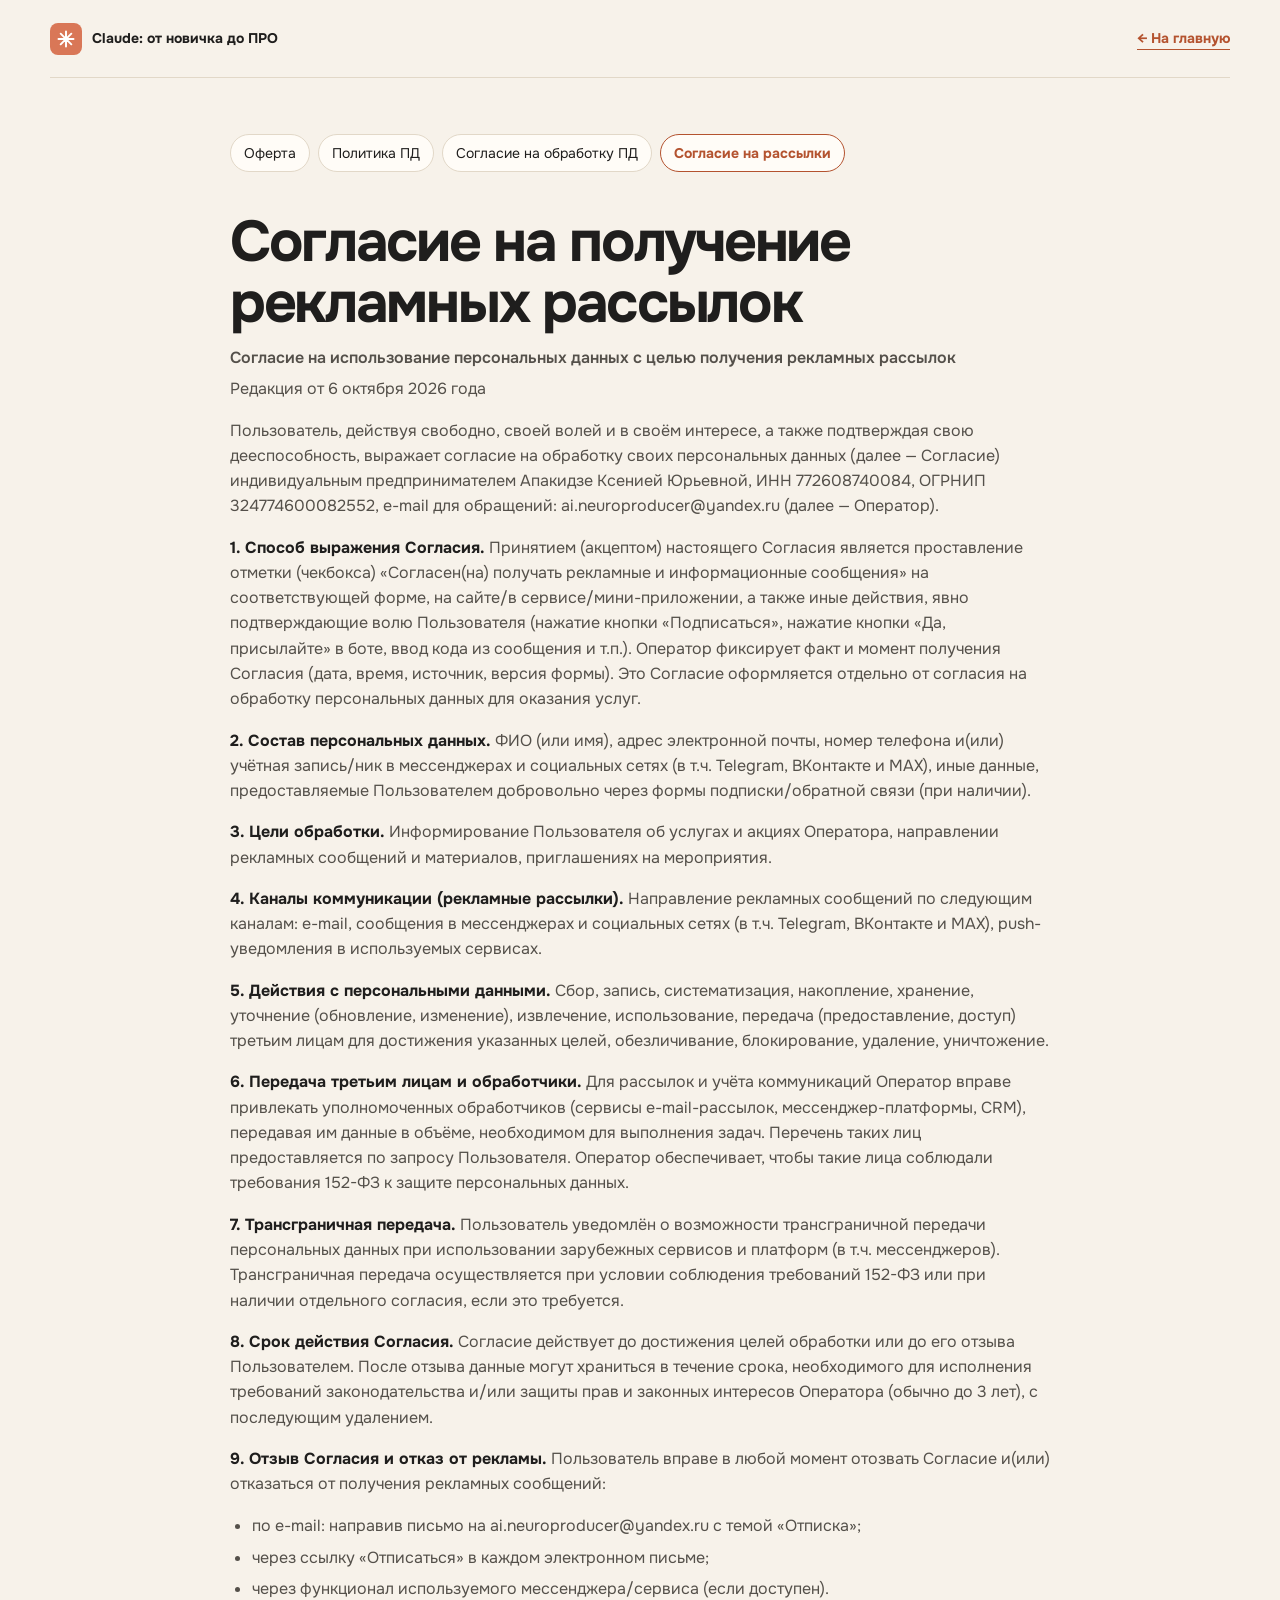
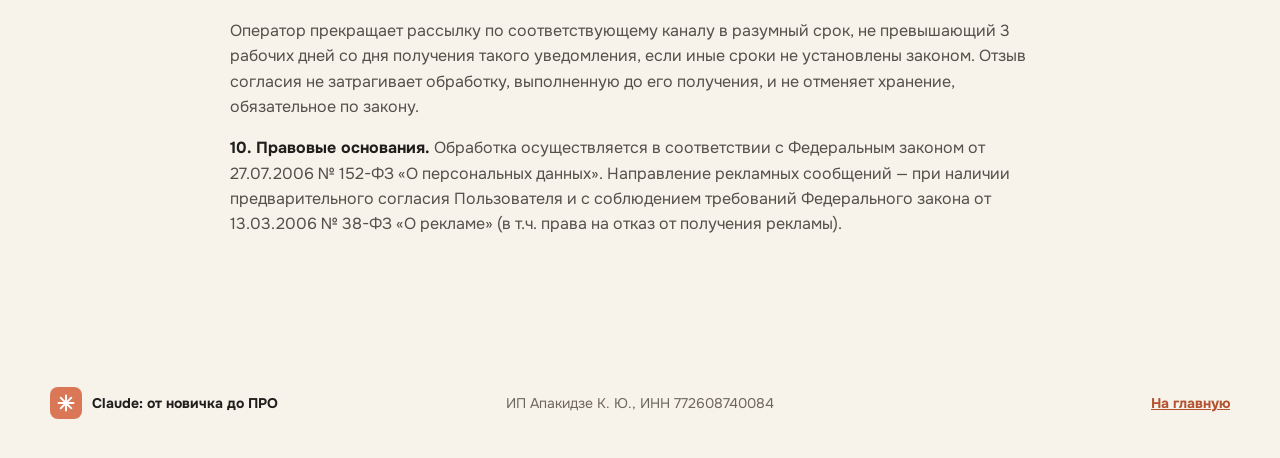
<file: consent-ads.html>
<!DOCTYPE html>
<html lang="ru">
<head>
<meta charset="utf-8">
<meta name="viewport" content="width=device-width, initial-scale=1">
<meta name="robots" content="noindex">
<title>Согласие на получение рекламных рассылок — практикум по Claude</title>
<link rel="preconnect" href="https://fonts.googleapis.com">
<link rel="preconnect" href="https://fonts.gstatic.com" crossorigin="">
<link href="https://fonts.googleapis.com/css2?family=IBM+Plex+Mono:wght@400;500&family=Onest:wght@400;500;600;700;800&display=swap" rel="stylesheet">
<link rel="stylesheet" href="styles.css">
</head>
<body class="legal-page">
  <header class="site-header">
    <a class="brand" href="/"><span class="brand-mark" aria-hidden="true"><span class="spark"></span></span><span>Claude: от новичка до ПРО</span></a>
    <span></span>
    <a class="header-cta" href="/">← На главную</a>
  </header>
  <main class="legal shell">
    <nav class="legal-nav" aria-label="Документы"><a href="oferta">Оферта</a> <a href="privacy">Политика ПД</a> <a href="consent">Согласие на обработку ПД</a> <a href="consent-ads" aria-current="page">Согласие на рассылки</a></nav>
    <h1>Согласие на получение рекламных рассылок</h1>
    <p class="legal-sub">Согласие на использование персональных данных с целью получения рекламных рассылок</p>
    <p class="legal-date">Редакция от 6 октября 2026 года</p>
    
    
    <p>Пользователь, действуя свободно, своей волей и в своём интересе, а также подтверждая свою дееспособность, выражает согласие на обработку своих персональных данных (далее — Согласие) индивидуальным предпринимателем Апакидзе Ксенией Юрьевной, ИНН 772608740084, ОГРНИП 324774600082552, e-mail для обращений: ai.neuroproducer@yandex.ru (далее — Оператор).</p>
    <p><strong>1. Способ выражения Согласия.</strong> Принятием (акцептом) настоящего Согласия является проставление отметки (чекбокса) «Согласен(на) получать рекламные и информационные сообщения» на соответствующей форме, на сайте/в сервисе/мини-приложении, а также иные действия, явно подтверждающие волю Пользователя (нажатие кнопки «Подписаться», нажатие кнопки «Да, присылайте» в боте, ввод кода из сообщения и т.п.). Оператор фиксирует факт и момент получения Согласия (дата, время, источник, версия формы). Это Согласие оформляется отдельно от согласия на обработку персональных данных для оказания услуг.</p>
    <p><strong>2. Состав персональных данных.</strong> ФИО (или имя), адрес электронной почты, номер телефона и(или) учётная запись/ник в мессенджерах и социальных сетях (в т.ч. Telegram, ВКонтакте и MAX), иные данные, предоставляемые Пользователем добровольно через формы подписки/обратной связи (при наличии).</p>
    <p><strong>3. Цели обработки.</strong> Информирование Пользователя об услугах и акциях Оператора, направлении рекламных сообщений и материалов, приглашениях на мероприятия.</p>
    <p><strong>4. Каналы коммуникации (рекламные рассылки).</strong> Направление рекламных сообщений по следующим каналам: e-mail, сообщения в мессенджерах и социальных сетях (в т.ч. Telegram, ВКонтакте и MAX), push-уведомления в используемых сервисах.</p>
    <p><strong>5. Действия с персональными данными.</strong> Сбор, запись, систематизация, накопление, хранение, уточнение (обновление, изменение), извлечение, использование, передача (предоставление, доступ) третьим лицам для достижения указанных целей, обезличивание, блокирование, удаление, уничтожение.</p>
    <p><strong>6. Передача третьим лицам и обработчики.</strong> Для рассылок и учёта коммуникаций Оператор вправе привлекать уполномоченных обработчиков (сервисы e-mail-рассылок, мессенджер-платформы, CRM), передавая им данные в объёме, необходимом для выполнения задач. Перечень таких лиц предоставляется по запросу Пользователя. Оператор обеспечивает, чтобы такие лица соблюдали требования 152-ФЗ к защите персональных данных.</p>
    <p><strong>7. Трансграничная передача.</strong> Пользователь уведомлён о возможности трансграничной передачи персональных данных при использовании зарубежных сервисов и платформ (в т.ч. мессенджеров). Трансграничная передача осуществляется при условии соблюдения требований 152-ФЗ или при наличии отдельного согласия, если это требуется.</p>
    <p><strong>8. Срок действия Согласия.</strong> Согласие действует до достижения целей обработки или до его отзыва Пользователем. После отзыва данные могут храниться в течение срока, необходимого для исполнения требований законодательства и/или защиты прав и законных интересов Оператора (обычно до 3 лет), с последующим удалением.</p>
    <p><strong>9. Отзыв Согласия и отказ от рекламы.</strong> Пользователь вправе в любой момент отозвать Согласие и(или) отказаться от получения рекламных сообщений:</p>
    <ul>
    <li>по e-mail: направив письмо на ai.neuroproducer@yandex.ru с темой «Отписка»;</li>
    <li>через ссылку «Отписаться» в каждом электронном письме;</li>
    <li>через функционал используемого мессенджера/сервиса (если доступен).</li>
    </ul>
    <p>Оператор прекращает рассылку по соответствующему каналу в разумный срок, не превышающий 3 рабочих дней со дня получения такого уведомления, если иные сроки не установлены законом. Отзыв согласия не затрагивает обработку, выполненную до его получения, и не отменяет хранение, обязательное по закону.</p>
    <p><strong>10. Правовые основания.</strong> Обработка осуществляется в соответствии с Федеральным законом от 27.07.2006 № 152-ФЗ «О персональных данных». Направление рекламных сообщений — при наличии предварительного согласия Пользователя и с соблюдением требований Федерального закона от 13.03.2006 № 38-ФЗ «О рекламе» (в т.ч. права на отказ от получения рекламы).</p>
  </main>
  <footer class="shell">
    <a class="brand" href="/"><span class="brand-mark" aria-hidden="true"><span class="spark"></span></span><span>Claude: от новичка до ПРО</span></a>
    <p>ИП Апакидзе К. Ю., ИНН 772608740084</p>
    <a href="/">На главную</a>
  </footer>
</body>
</html>
</file>
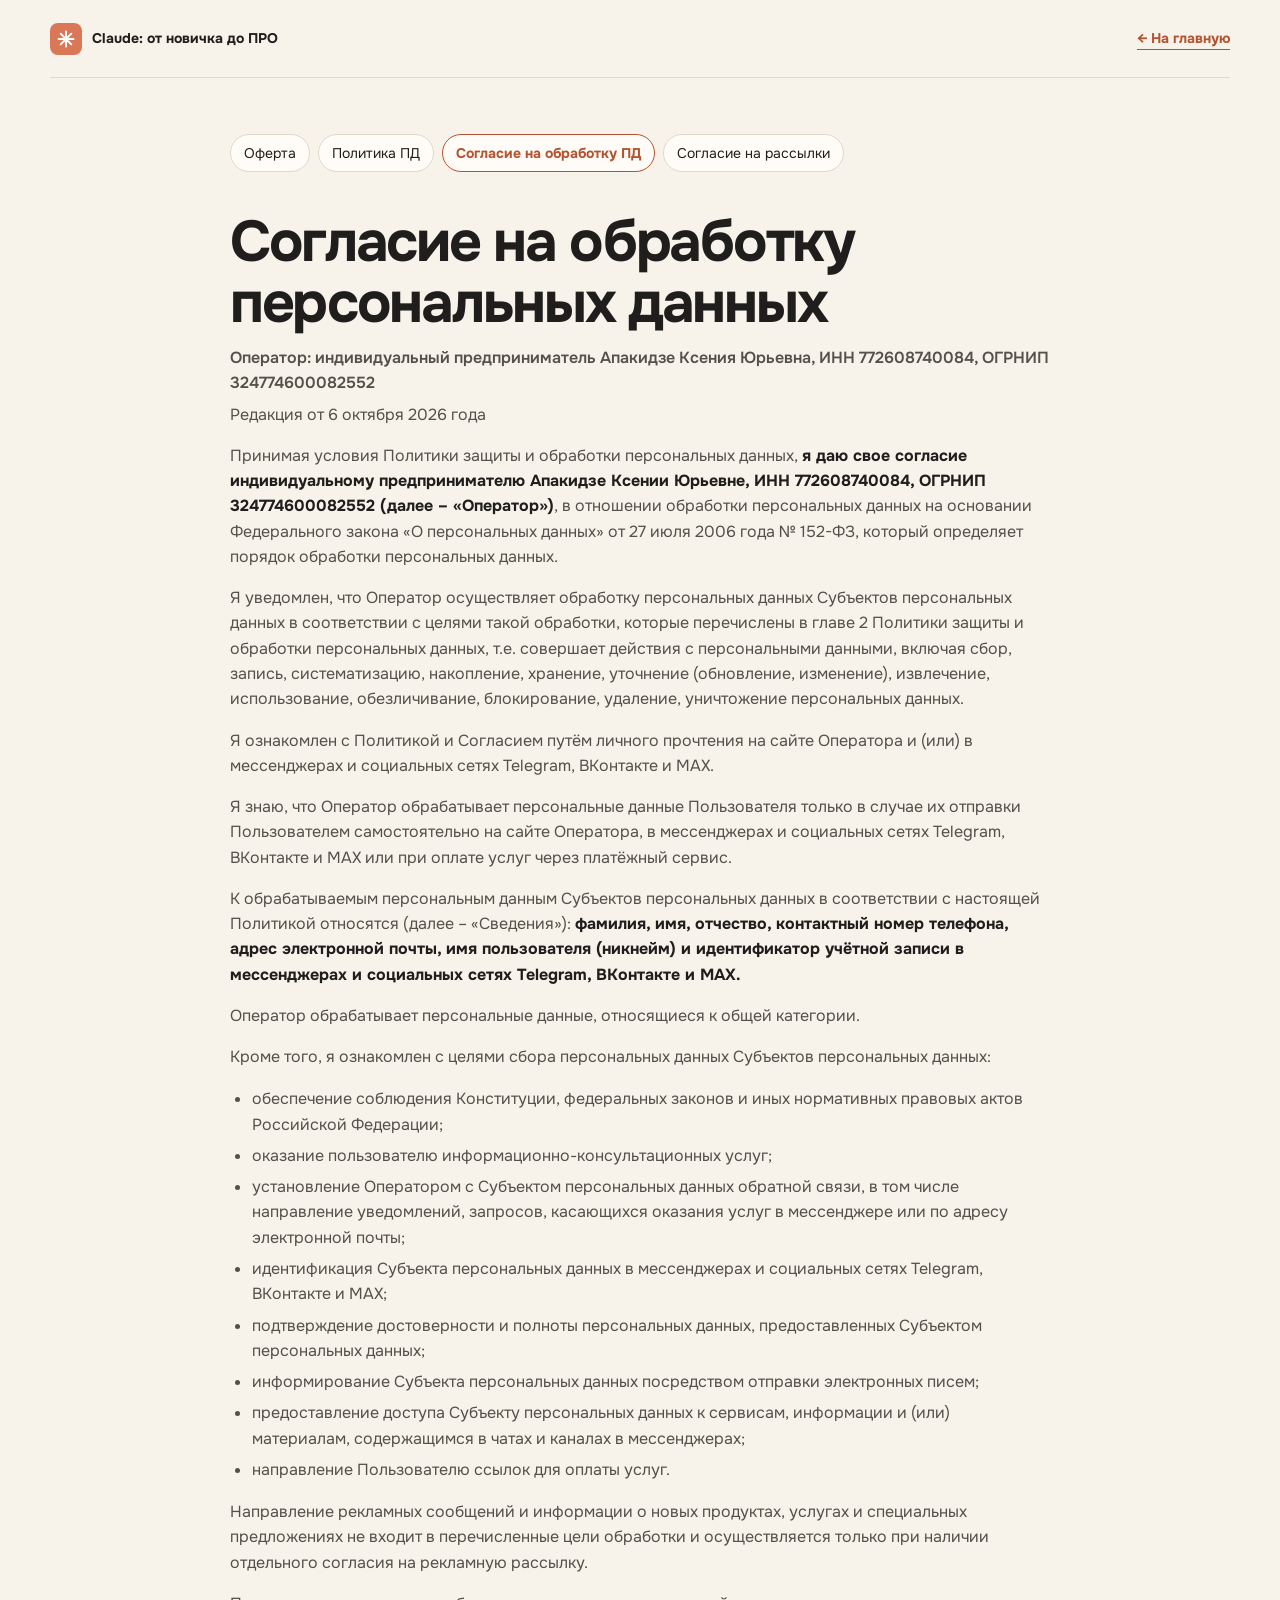
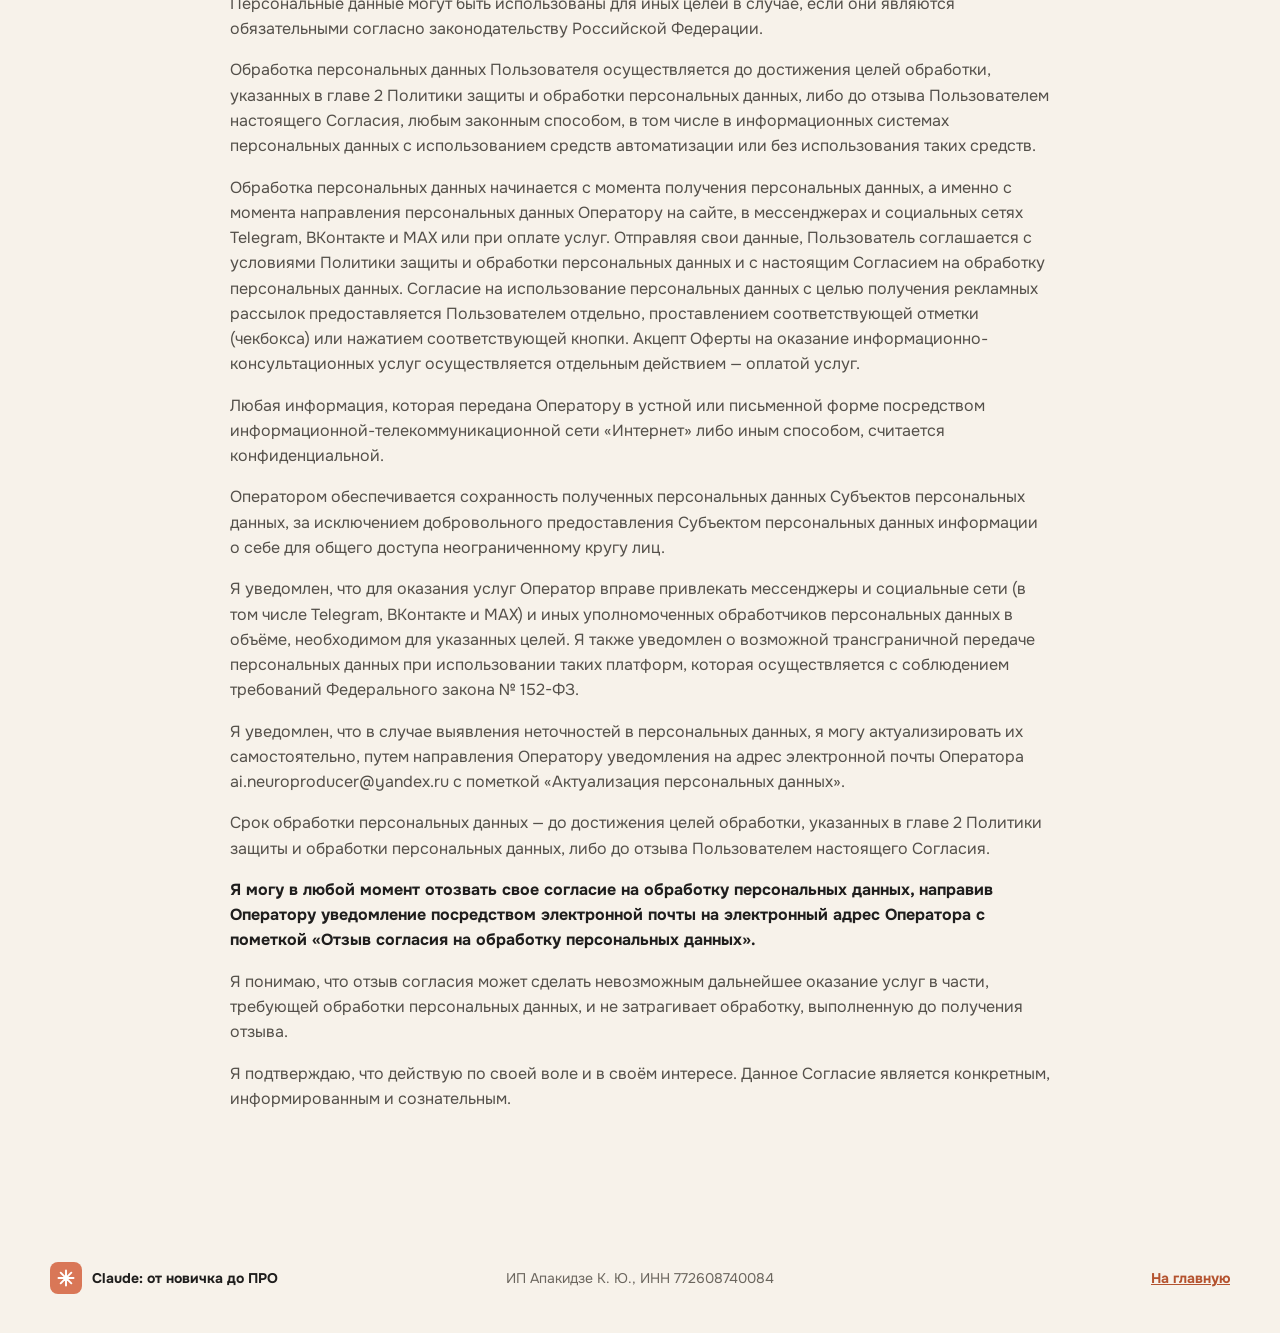
<file: consent.html>
<!DOCTYPE html>
<html lang="ru">
<head>
<meta charset="utf-8">
<meta name="viewport" content="width=device-width, initial-scale=1">
<meta name="robots" content="noindex">
<title>Согласие на обработку персональных данных — практикум по Claude</title>
<link rel="preconnect" href="https://fonts.googleapis.com">
<link rel="preconnect" href="https://fonts.gstatic.com" crossorigin="">
<link href="https://fonts.googleapis.com/css2?family=IBM+Plex+Mono:wght@400;500&family=Onest:wght@400;500;600;700;800&display=swap" rel="stylesheet">
<link rel="stylesheet" href="styles.css">
</head>
<body class="legal-page">
  <header class="site-header">
    <a class="brand" href="/"><span class="brand-mark" aria-hidden="true"><span class="spark"></span></span><span>Claude: от новичка до ПРО</span></a>
    <span></span>
    <a class="header-cta" href="/">← На главную</a>
  </header>
  <main class="legal shell">
    <nav class="legal-nav" aria-label="Документы"><a href="oferta">Оферта</a> <a href="privacy">Политика ПД</a> <a href="consent" aria-current="page">Согласие на обработку ПД</a> <a href="consent-ads">Согласие на рассылки</a></nav>
    <h1>Согласие на обработку персональных данных</h1>
    <p class="legal-sub">Оператор: индивидуальный предприниматель Апакидзе Ксения Юрьевна, ИНН 772608740084, ОГРНИП 324774600082552</p>
    <p class="legal-date">Редакция от 6 октября 2026 года</p>
    
    
    <p>Принимая условия Политики защиты и обработки персональных данных, <strong>я даю свое согласие индивидуальному предпринимателю Апакидзе Ксении Юрьевне, ИНН 772608740084, ОГРНИП 324774600082552 (далее – «Оператор»)</strong>, в отношении обработки персональных данных на основании Федерального закона «О персональных данных» от 27 июля 2006 года № 152-ФЗ, который определяет порядок обработки персональных данных.</p>
    <p>Я уведомлен, что Оператор осуществляет обработку персональных данных Субъектов персональных данных в соответствии с целями такой обработки, которые перечислены в главе 2 Политики защиты и обработки персональных данных, т.е. совершает действия с персональными данными, включая сбор, запись, систематизацию, накопление, хранение, уточнение (обновление, изменение), извлечение, использование, обезличивание, блокирование, удаление, уничтожение персональных данных.</p>
    <p>Я ознакомлен с Политикой и Согласием путём личного прочтения на сайте Оператора и (или) в мессенджерах и социальных сетях Telegram, ВКонтакте и MAX.</p>
    <p>Я знаю, что Оператор обрабатывает персональные данные Пользователя только в случае их отправки Пользователем самостоятельно на сайте Оператора, в мессенджерах и социальных сетях Telegram, ВКонтакте и MAX или при оплате услуг через платёжный сервис.</p>
    <p>К обрабатываемым персональным данным Субъектов персональных данных в соответствии с настоящей Политикой относятся (далее – «Сведения»): <strong>фамилия, имя, отчество, контактный номер телефона, адрес электронной почты, имя пользователя (никнейм) и идентификатор учётной записи в мессенджерах и социальных сетях Telegram, ВКонтакте и MAX.</strong></p>
    <p>Оператор обрабатывает персональные данные, относящиеся к общей категории.</p>
    <p>Кроме того, я ознакомлен с целями сбора персональных данных Субъектов персональных данных:</p>
    <ul>
    <li>обеспечение соблюдения Конституции, федеральных законов и иных нормативных правовых актов Российской Федерации;</li>
    <li>оказание пользователю информационно-консультационных услуг;</li>
    <li>установление Оператором с Субъектом персональных данных обратной связи, в том числе направление уведомлений, запросов, касающихся оказания услуг в мессенджере или по адресу электронной почты;</li>
    <li>идентификация Субъекта персональных данных в мессенджерах и социальных сетях Telegram, ВКонтакте и MAX;</li>
    <li>подтверждение достоверности и полноты персональных данных, предоставленных Субъектом персональных данных;</li>
    <li>информирование Субъекта персональных данных посредством отправки электронных писем;</li>
    <li>предоставление доступа Субъекту персональных данных к сервисам, информации и (или) материалам, содержащимся в чатах и каналах в мессенджерах;</li>
    <li>направление Пользователю ссылок для оплаты услуг.</li>
    </ul>
    <p>Направление рекламных сообщений и информации о новых продуктах, услугах и специальных предложениях не входит в перечисленные цели обработки и осуществляется только при наличии отдельного согласия на рекламную рассылку.</p>
    <p>Персональные данные могут быть использованы для иных целей в случае, если они являются обязательными согласно законодательству Российской Федерации.</p>
    <p>Обработка персональных данных Пользователя осуществляется до достижения целей обработки, указанных в главе 2 Политики защиты и обработки персональных данных, либо до отзыва Пользователем настоящего Согласия, любым законным способом, в том числе в информационных системах персональных данных с использованием средств автоматизации или без использования таких средств.</p>
    <p>Обработка персональных данных начинается с момента получения персональных данных, а именно с момента направления персональных данных Оператору на сайте, в мессенджерах и социальных сетях Telegram, ВКонтакте и MAX или при оплате услуг. Отправляя свои данные, Пользователь соглашается с условиями Политики защиты и обработки персональных данных и с настоящим Согласием на обработку персональных данных. Согласие на использование персональных данных с целью получения рекламных рассылок предоставляется Пользователем отдельно, проставлением соответствующей отметки (чекбокса) или нажатием соответствующей кнопки. Акцепт Оферты на оказание информационно-консультационных услуг осуществляется отдельным действием — оплатой услуг.</p>
    <p>Любая информация, которая передана Оператору в устной или письменной форме посредством информационной-телекоммуникационной сети «Интернет» либо иным способом, считается конфиденциальной.</p>
    <p>Оператором обеспечивается сохранность полученных персональных данных Субъектов персональных данных, за исключением добровольного предоставления Субъектом персональных данных информации о себе для общего доступа неограниченному кругу лиц.</p>
    <p>Я уведомлен, что для оказания услуг Оператор вправе привлекать мессенджеры и социальные сети (в том числе Telegram, ВКонтакте и MAX) и иных уполномоченных обработчиков персональных данных в объёме, необходимом для указанных целей. Я также уведомлен о возможной трансграничной передаче персональных данных при использовании таких платформ, которая осуществляется с соблюдением требований Федерального закона № 152-ФЗ.</p>
    <p>Я уведомлен, что в случае выявления неточностей в персональных данных, я могу актуализировать их самостоятельно, путем направления Оператору уведомления на адрес электронной почты Оператора ai.neuroproducer@yandex.ru с пометкой «Актуализация персональных данных».</p>
    <p>Срок обработки персональных данных — до достижения целей обработки, указанных в главе 2 Политики защиты и обработки персональных данных, либо до отзыва Пользователем настоящего Согласия.</p>
    <p><strong>Я могу в любой момент отозвать свое согласие на обработку персональных данных, направив Оператору уведомление посредством электронной почты на электронный адрес Оператора с пометкой «Отзыв согласия на обработку персональных данных».</strong></p>
    <p>Я понимаю, что отзыв согласия может сделать невозможным дальнейшее оказание услуг в части, требующей обработки персональных данных, и не затрагивает обработку, выполненную до получения отзыва.</p>
    <p>Я подтверждаю, что действую по своей воле и в своём интересе. Данное Согласие является конкретным, информированным и сознательным.</p>
  </main>
  <footer class="shell">
    <a class="brand" href="/"><span class="brand-mark" aria-hidden="true"><span class="spark"></span></span><span>Claude: от новичка до ПРО</span></a>
    <p>ИП Апакидзе К. Ю., ИНН 772608740084</p>
    <a href="/">На главную</a>
  </footer>
</body>
</html>
</file>
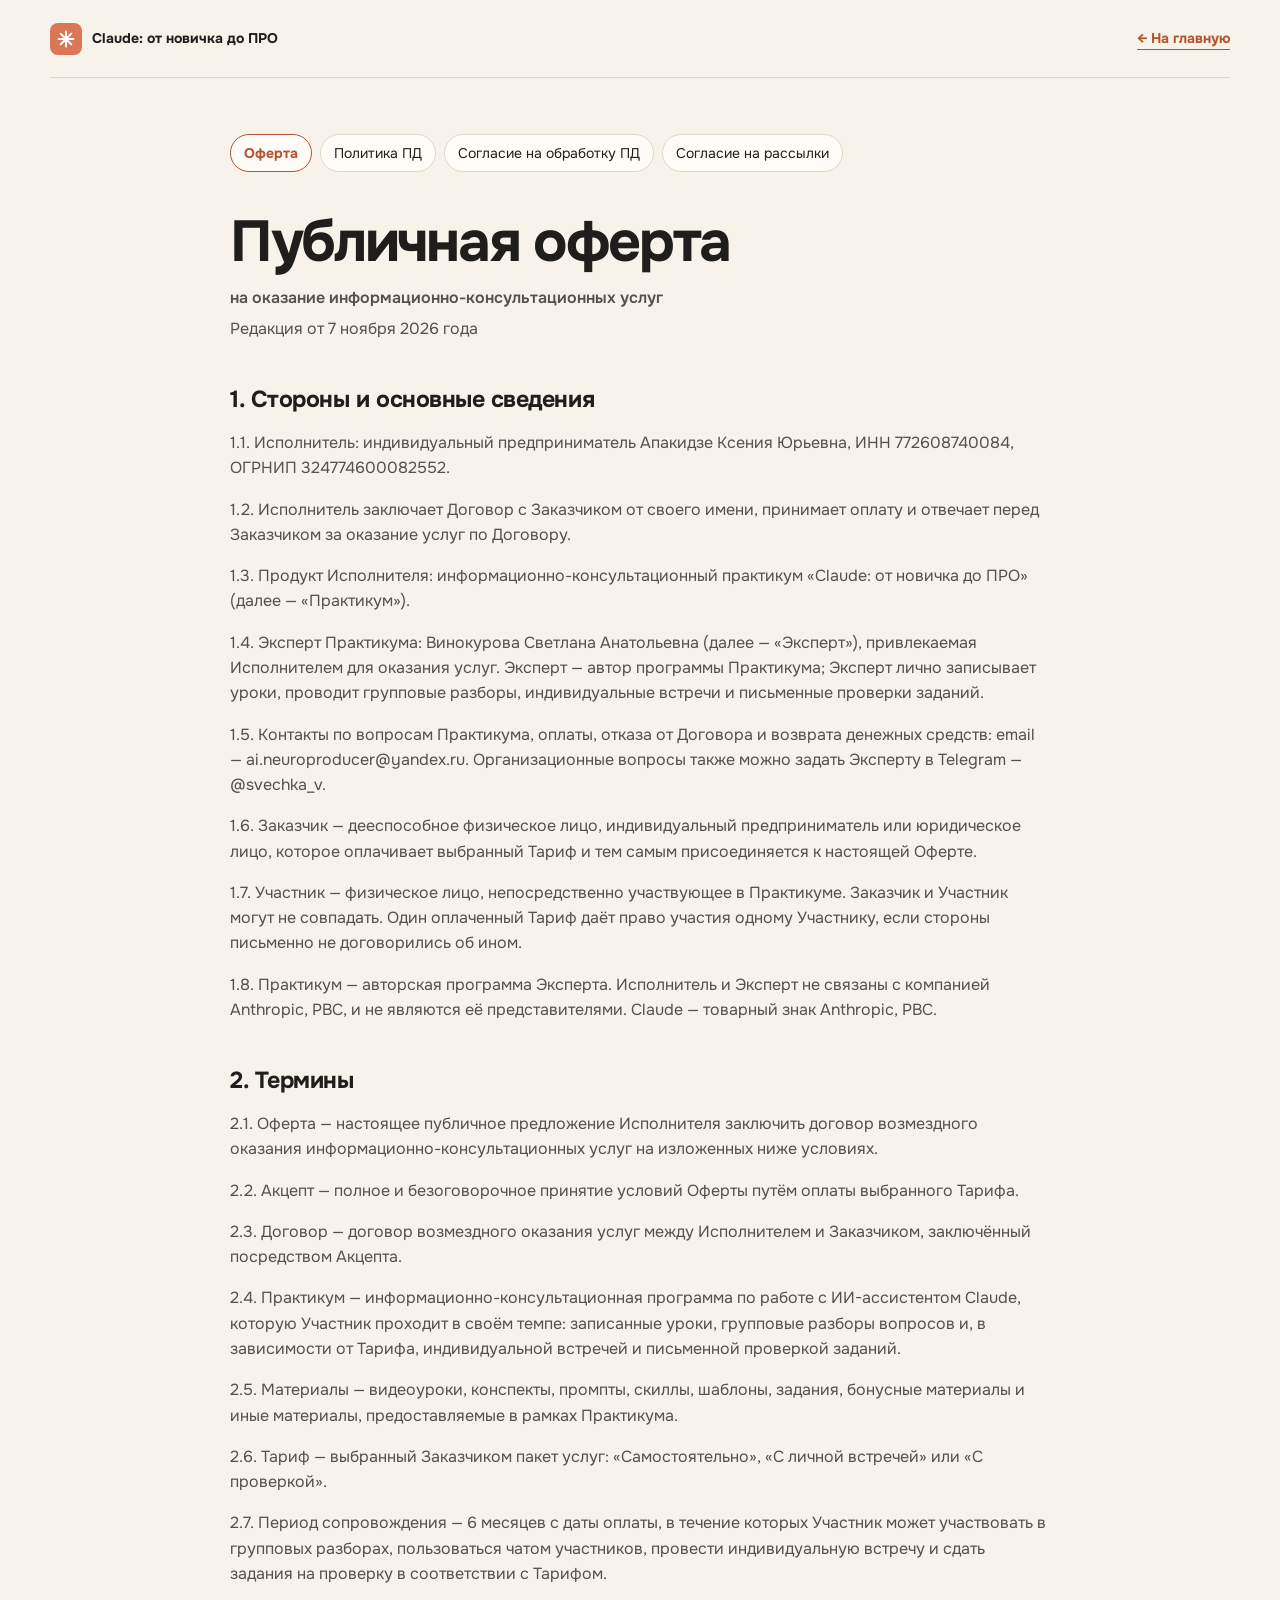
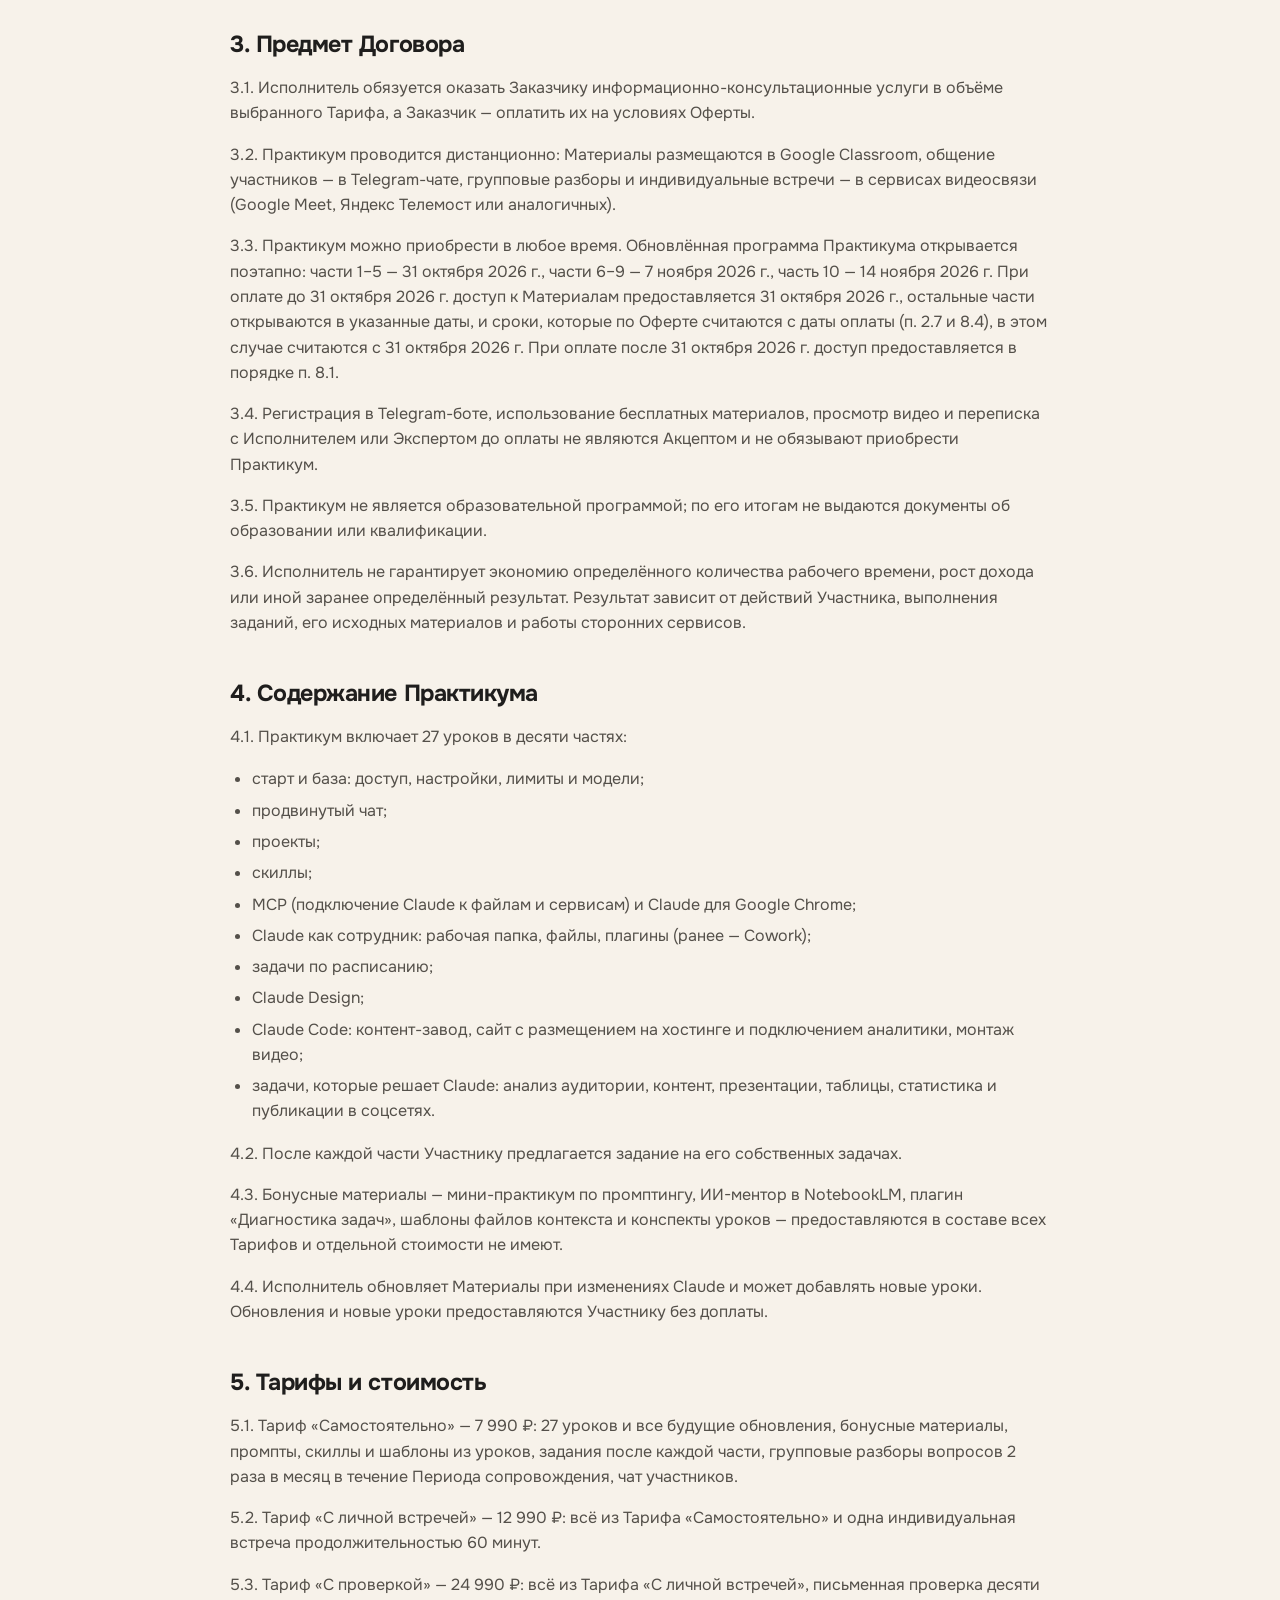
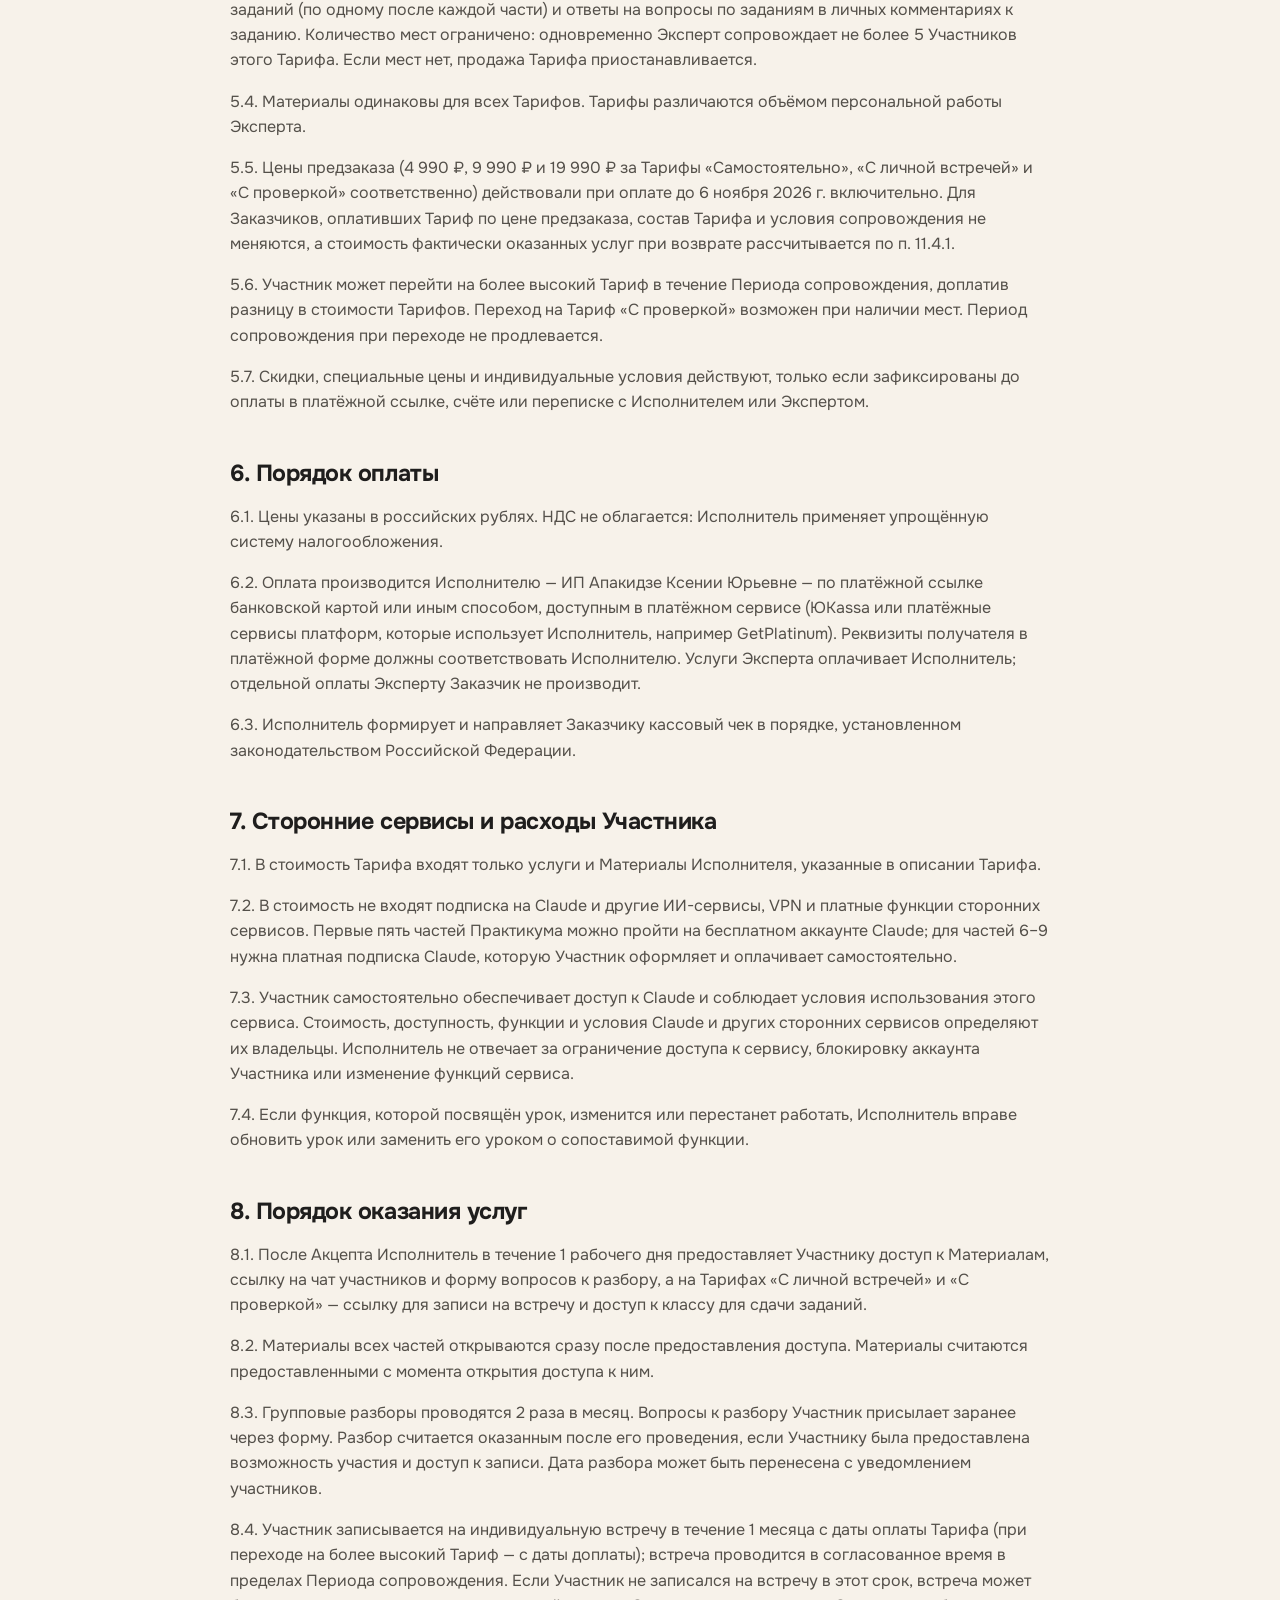
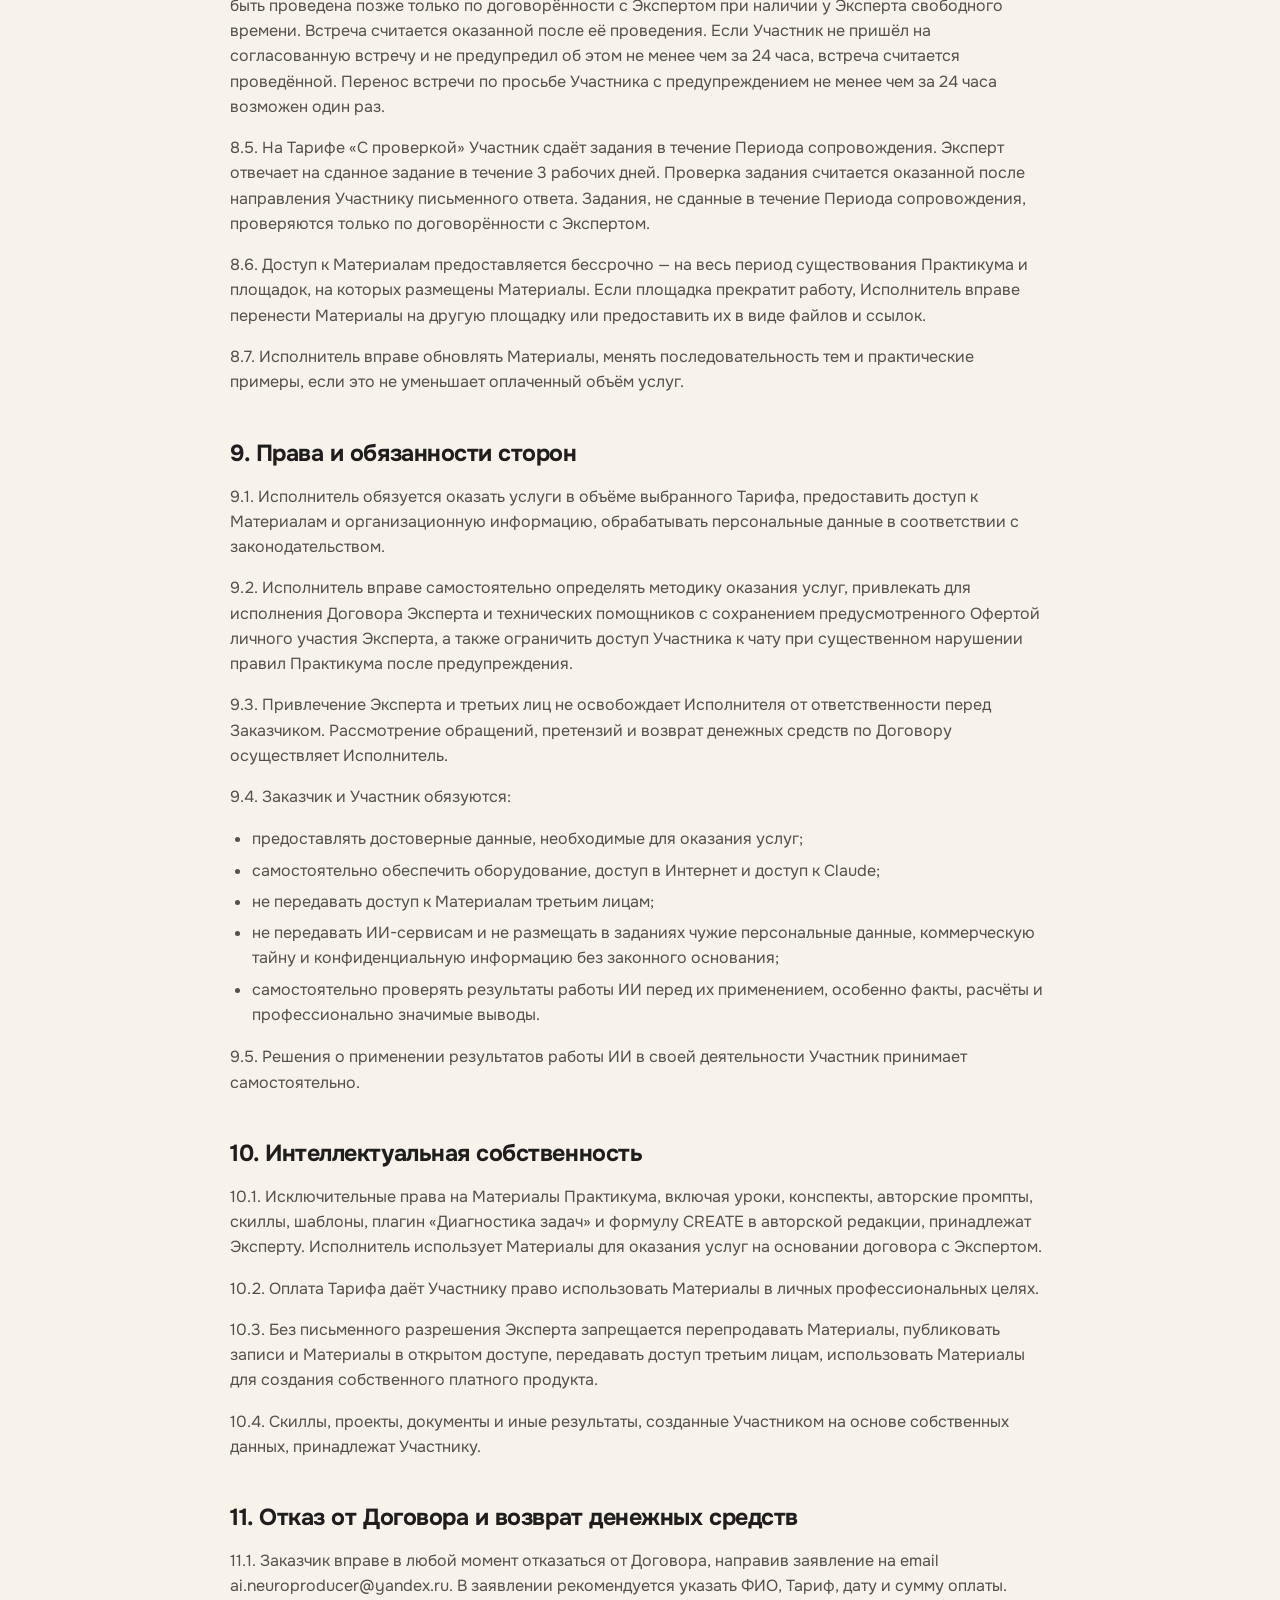
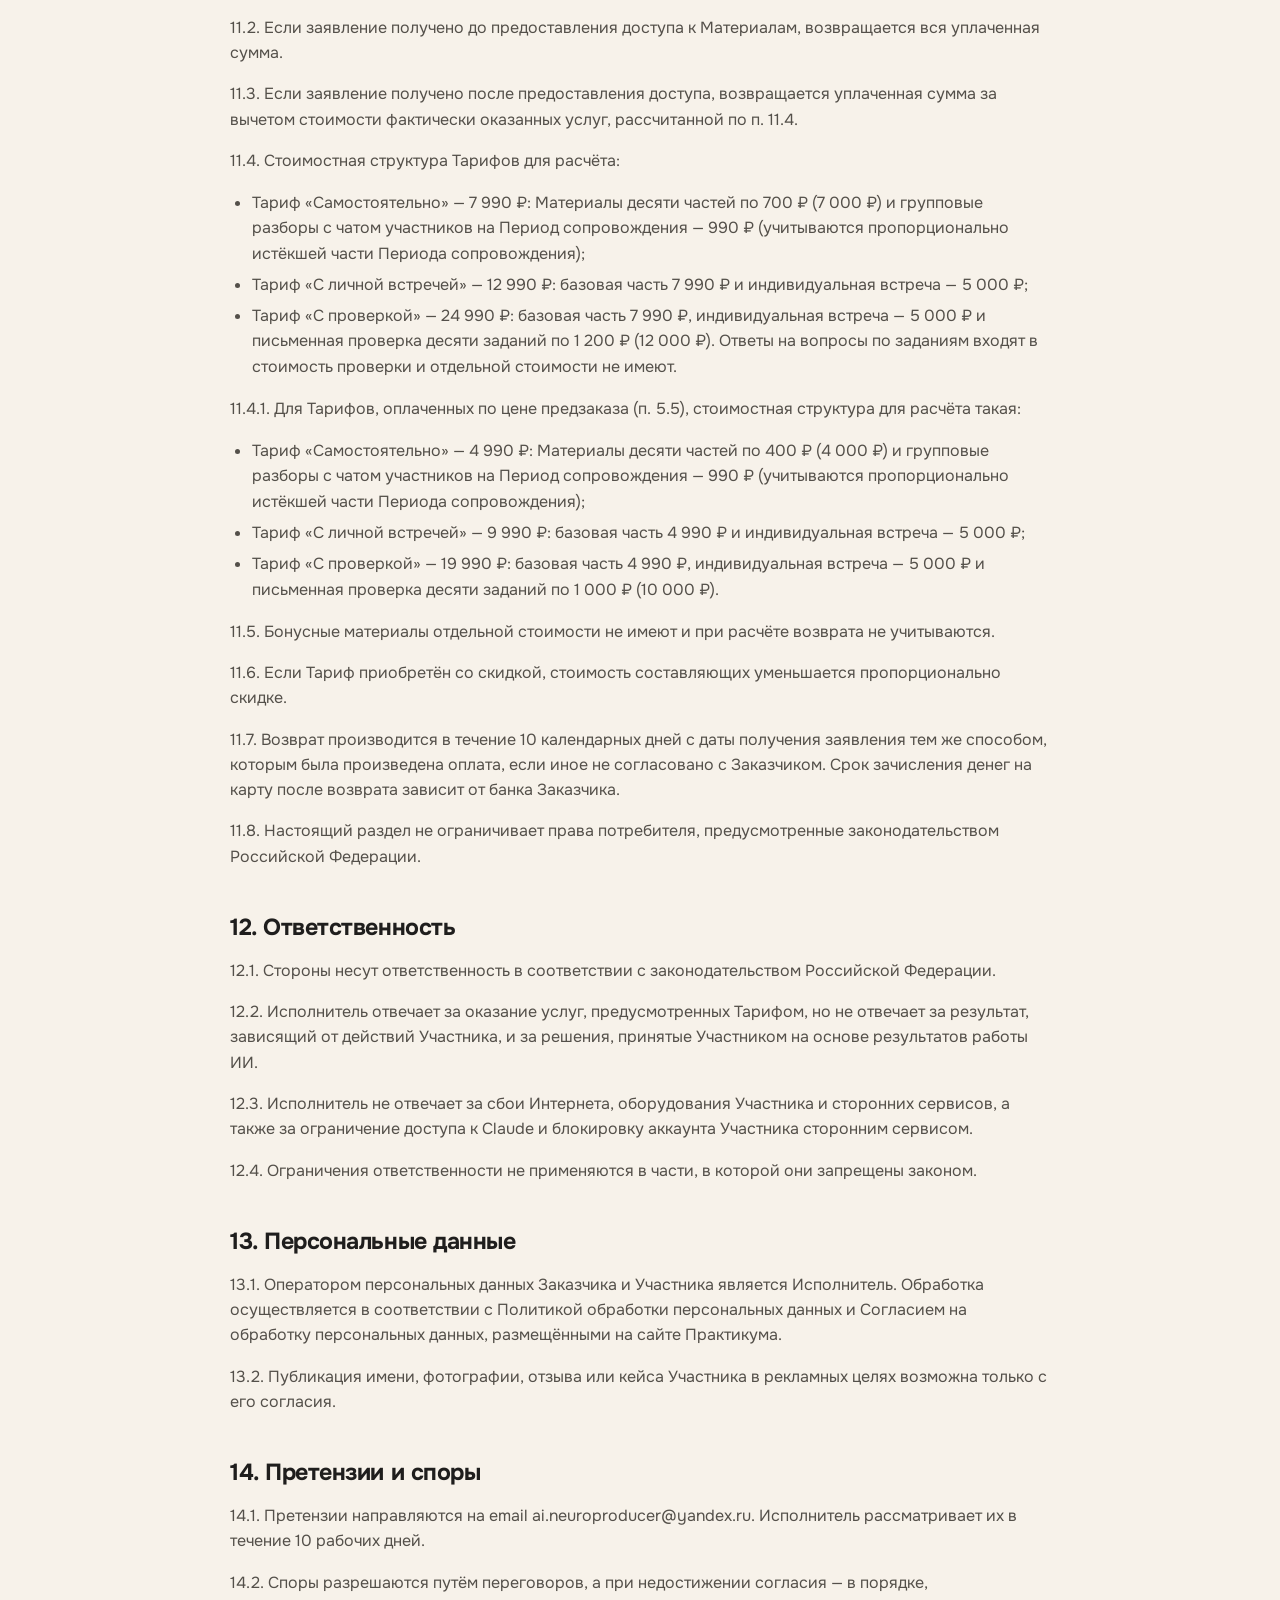
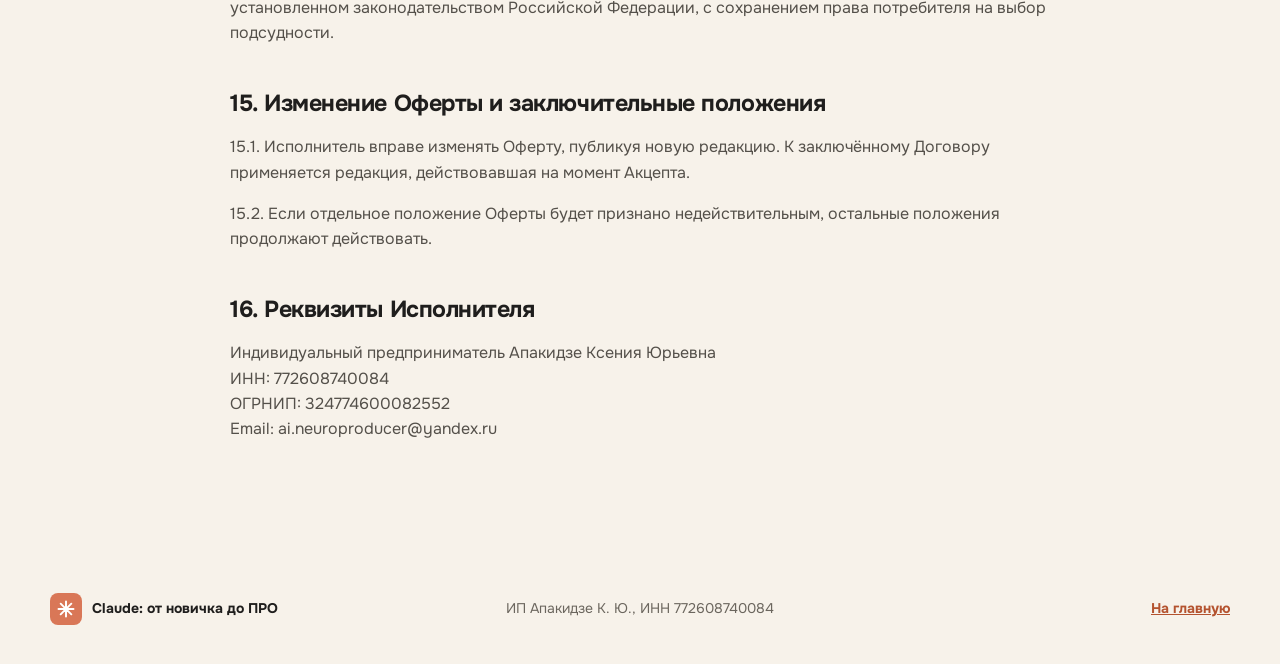
<file: oferta.html>
<!DOCTYPE html>
<html lang="ru">
<head>
<meta charset="utf-8">
<meta name="viewport" content="width=device-width, initial-scale=1">
<meta name="robots" content="noindex">
<title>Публичная оферта — практикум по Claude</title>
<link rel="preconnect" href="https://fonts.googleapis.com">
<link rel="preconnect" href="https://fonts.gstatic.com" crossorigin="">
<link href="https://fonts.googleapis.com/css2?family=IBM+Plex+Mono:wght@400;500&family=Onest:wght@400;500;600;700;800&display=swap" rel="stylesheet">
<link rel="stylesheet" href="styles.css">
</head>
<body class="legal-page">
  <header class="site-header">
    <a class="brand" href="/"><span class="brand-mark" aria-hidden="true"><span class="spark"></span></span><span>Claude: от новичка до ПРО</span></a>
    <span></span>
    <a class="header-cta" href="/">← На главную</a>
  </header>
  <main class="legal shell">
    <nav class="legal-nav" aria-label="Документы"><a href="oferta" aria-current="page">Оферта</a> <a href="privacy">Политика ПД</a> <a href="consent">Согласие на обработку ПД</a> <a href="consent-ads">Согласие на рассылки</a></nav>
    <h1>Публичная оферта</h1>
    <p class="legal-sub">на оказание информационно-консультационных услуг</p>
    <p class="legal-date">Редакция от 7 ноября 2026 года</p>
    
    
    <h2>1. Стороны и основные сведения</h2>
    <p>1.1. Исполнитель: индивидуальный предприниматель Апакидзе Ксения Юрьевна, ИНН 772608740084, ОГРНИП 324774600082552.</p>
    <p>1.2. Исполнитель заключает Договор с Заказчиком от своего имени, принимает оплату и отвечает перед Заказчиком за оказание услуг по Договору.</p>
    <p>1.3. Продукт Исполнителя: информационно-консультационный практикум «Claude: от новичка до ПРО» (далее — «Практикум»).</p>
    <p>1.4. Эксперт Практикума: Винокурова Светлана Анатольевна (далее — «Эксперт»), привлекаемая Исполнителем для оказания услуг. Эксперт — автор программы Практикума; Эксперт лично записывает уроки, проводит групповые разборы, индивидуальные встречи и письменные проверки заданий.</p>
    <p>1.5. Контакты по вопросам Практикума, оплаты, отказа от Договора и возврата денежных средств: email — ai.neuroproducer@yandex.ru. Организационные вопросы также можно задать Эксперту в Telegram — @svechka_v.</p>
    <p>1.6. Заказчик — дееспособное физическое лицо, индивидуальный предприниматель или юридическое лицо, которое оплачивает выбранный Тариф и тем самым присоединяется к настоящей Оферте.</p>
    <p>1.7. Участник — физическое лицо, непосредственно участвующее в Практикуме. Заказчик и Участник могут не совпадать. Один оплаченный Тариф даёт право участия одному Участнику, если стороны письменно не договорились об ином.</p>
    <p>1.8. Практикум — авторская программа Эксперта. Исполнитель и Эксперт не связаны с компанией Anthropic, PBC, и не являются её представителями. Claude — товарный знак Anthropic, PBC.</p>
    <h2>2. Термины</h2>
    <p>2.1. Оферта — настоящее публичное предложение Исполнителя заключить договор возмездного оказания информационно-консультационных услуг на изложенных ниже условиях.</p>
    <p>2.2. Акцепт — полное и безоговорочное принятие условий Оферты путём оплаты выбранного Тарифа.</p>
    <p>2.3. Договор — договор возмездного оказания услуг между Исполнителем и Заказчиком, заключённый посредством Акцепта.</p>
    <p>2.4. Практикум — информационно-консультационная программа по работе с ИИ-ассистентом Claude, которую Участник проходит в своём темпе: записанные уроки, групповые разборы вопросов и, в зависимости от Тарифа, индивидуальной встречей и письменной проверкой заданий.</p>
    <p>2.5. Материалы — видеоуроки, конспекты, промпты, скиллы, шаблоны, задания, бонусные материалы и иные материалы, предоставляемые в рамках Практикума.</p>
    <p>2.6. Тариф — выбранный Заказчиком пакет услуг: «Самостоятельно», «С личной встречей» или «С проверкой».</p>
    <p>2.7. Период сопровождения — 6 месяцев с даты оплаты, в течение которых Участник может участвовать в групповых разборах, пользоваться чатом участников, провести индивидуальную встречу и сдать задания на проверку в соответствии с Тарифом.</p>
    <h2>3. Предмет Договора</h2>
    <p>3.1. Исполнитель обязуется оказать Заказчику информационно-консультационные услуги в объёме выбранного Тарифа, а Заказчик — оплатить их на условиях Оферты.</p>
    <p>3.2. Практикум проводится дистанционно: Материалы размещаются в Google Classroom, общение участников — в Telegram-чате, групповые разборы и индивидуальные встречи — в сервисах видеосвязи (Google Meet, Яндекс Телемост или аналогичных).</p>
    <p>3.3. Практикум можно приобрести в любое время. Обновлённая программа Практикума открывается поэтапно: части 1–5 — 31 октября 2026 г., части 6–9 — 7 ноября 2026 г., часть 10 — 14 ноября 2026 г. При оплате до 31 октября 2026 г. доступ к Материалам предоставляется 31 октября 2026 г., остальные части открываются в указанные даты, и сроки, которые по Оферте считаются с даты оплаты (п. 2.7 и 8.4), в этом случае считаются с 31 октября 2026 г. При оплате после 31 октября 2026 г. доступ предоставляется в порядке п. 8.1.</p>
    <p>3.4. Регистрация в Telegram-боте, использование бесплатных материалов, просмотр видео и переписка с Исполнителем или Экспертом до оплаты не являются Акцептом и не обязывают приобрести Практикум.</p>
    <p>3.5. Практикум не является образовательной программой; по его итогам не выдаются документы об образовании или квалификации.</p>
    <p>3.6. Исполнитель не гарантирует экономию определённого количества рабочего времени, рост дохода или иной заранее определённый результат. Результат зависит от действий Участника, выполнения заданий, его исходных материалов и работы сторонних сервисов.</p>
    <h2>4. Содержание Практикума</h2>
    <p>4.1. Практикум включает 27 уроков в десяти частях:</p>
    <ul>
    <li>старт и база: доступ, настройки, лимиты и модели;</li>
    <li>продвинутый чат;</li>
    <li>проекты;</li>
    <li>скиллы;</li>
    <li>MCP (подключение Claude к файлам и сервисам) и Claude для Google Chrome;</li>
    <li>Claude как сотрудник: рабочая папка, файлы, плагины (ранее — Cowork);</li>
    <li>задачи по расписанию;</li>
    <li>Claude Design;</li>
    <li>Claude Code: контент-завод, сайт с размещением на хостинге и подключением аналитики, монтаж видео;</li>
    <li>задачи, которые решает Claude: анализ аудитории, контент, презентации, таблицы, статистика и публикации в соцсетях.</li>
    </ul>
    <p>4.2. После каждой части Участнику предлагается задание на его собственных задачах.</p>
    <p>4.3. Бонусные материалы — мини-практикум по промптингу, ИИ-ментор в NotebookLM, плагин «Диагностика задач», шаблоны файлов контекста и конспекты уроков — предоставляются в составе всех Тарифов и отдельной стоимости не имеют.</p>
    <p>4.4. Исполнитель обновляет Материалы при изменениях Claude и может добавлять новые уроки. Обновления и новые уроки предоставляются Участнику без доплаты.</p>
    <h2>5. Тарифы и стоимость</h2>
    <p>5.1. Тариф «Самостоятельно» — 7 990 ₽: 27 уроков и все будущие обновления, бонусные материалы, промпты, скиллы и шаблоны из уроков, задания после каждой части, групповые разборы вопросов 2 раза в месяц в течение Периода сопровождения, чат участников.</p>
    <p>5.2. Тариф «С личной встречей» — 12 990 ₽: всё из Тарифа «Самостоятельно» и одна индивидуальная встреча продолжительностью 60 минут.</p>
    <p>5.3. Тариф «С проверкой» — 24 990 ₽: всё из Тарифа «С личной встречей», письменная проверка десяти заданий (по одному после каждой части) и ответы на вопросы по заданиям в личных комментариях к заданию. Количество мест ограничено: одновременно Эксперт сопровождает не более 5 Участников этого Тарифа. Если мест нет, продажа Тарифа приостанавливается.</p>
    <p>5.4. Материалы одинаковы для всех Тарифов. Тарифы различаются объёмом персональной работы Эксперта.</p>
    <p>5.5. Цены предзаказа (4 990 ₽, 9 990 ₽ и 19 990 ₽ за Тарифы «Самостоятельно», «С личной встречей» и «С проверкой» соответственно) действовали при оплате до 6 ноября 2026 г. включительно. Для Заказчиков, оплативших Тариф по цене предзаказа, состав Тарифа и условия сопровождения не меняются, а стоимость фактически оказанных услуг при возврате рассчитывается по п. 11.4.1.</p>
    <p>5.6. Участник может перейти на более высокий Тариф в течение Периода сопровождения, доплатив разницу в стоимости Тарифов. Переход на Тариф «С проверкой» возможен при наличии мест. Период сопровождения при переходе не продлевается.</p>
    <p>5.7. Скидки, специальные цены и индивидуальные условия действуют, только если зафиксированы до оплаты в платёжной ссылке, счёте или переписке с Исполнителем или Экспертом.</p>
    <h2>6. Порядок оплаты</h2>
    <p>6.1. Цены указаны в российских рублях. НДС не облагается: Исполнитель применяет упрощённую систему налогообложения.</p>
    <p>6.2. Оплата производится Исполнителю — ИП Апакидзе Ксении Юрьевне — по платёжной ссылке банковской картой или иным способом, доступным в платёжном сервисе (ЮKassa или платёжные сервисы платформ, которые использует Исполнитель, например GetPlatinum). Реквизиты получателя в платёжной форме должны соответствовать Исполнителю. Услуги Эксперта оплачивает Исполнитель; отдельной оплаты Эксперту Заказчик не производит.</p>
    <p>6.3. Исполнитель формирует и направляет Заказчику кассовый чек в порядке, установленном законодательством Российской Федерации.</p>
    <h2>7. Сторонние сервисы и расходы Участника</h2>
    <p>7.1. В стоимость Тарифа входят только услуги и Материалы Исполнителя, указанные в описании Тарифа.</p>
    <p>7.2. В стоимость не входят подписка на Claude и другие ИИ-сервисы, VPN и платные функции сторонних сервисов. Первые пять частей Практикума можно пройти на бесплатном аккаунте Claude; для частей 6–9 нужна платная подписка Claude, которую Участник оформляет и оплачивает самостоятельно.</p>
    <p>7.3. Участник самостоятельно обеспечивает доступ к Claude и соблюдает условия использования этого сервиса. Стоимость, доступность, функции и условия Claude и других сторонних сервисов определяют их владельцы. Исполнитель не отвечает за ограничение доступа к сервису, блокировку аккаунта Участника или изменение функций сервиса.</p>
    <p>7.4. Если функция, которой посвящён урок, изменится или перестанет работать, Исполнитель вправе обновить урок или заменить его уроком о сопоставимой функции.</p>
    <h2>8. Порядок оказания услуг</h2>
    <p>8.1. После Акцепта Исполнитель в течение 1 рабочего дня предоставляет Участнику доступ к Материалам, ссылку на чат участников и форму вопросов к разбору, а на Тарифах «С личной встречей» и «С проверкой» — ссылку для записи на встречу и доступ к классу для сдачи заданий.</p>
    <p>8.2. Материалы всех частей открываются сразу после предоставления доступа. Материалы считаются предоставленными с момента открытия доступа к ним.</p>
    <p>8.3. Групповые разборы проводятся 2 раза в месяц. Вопросы к разбору Участник присылает заранее через форму. Разбор считается оказанным после его проведения, если Участнику была предоставлена возможность участия и доступ к записи. Дата разбора может быть перенесена с уведомлением участников.</p>
    <p>8.4. Участник записывается на индивидуальную встречу в течение 1 месяца с даты оплаты Тарифа (при переходе на более высокий Тариф — с даты доплаты); встреча проводится в согласованное время в пределах Периода сопровождения. Если Участник не записался на встречу в этот срок, встреча может быть проведена позже только по договорённости с Экспертом при наличии у Эксперта свободного времени. Встреча считается оказанной после её проведения. Если Участник не пришёл на согласованную встречу и не предупредил об этом не менее чем за 24 часа, встреча считается проведённой. Перенос встречи по просьбе Участника с предупреждением не менее чем за 24 часа возможен один раз.</p>
    <p>8.5. На Тарифе «С проверкой» Участник сдаёт задания в течение Периода сопровождения. Эксперт отвечает на сданное задание в течение 3 рабочих дней. Проверка задания считается оказанной после направления Участнику письменного ответа. Задания, не сданные в течение Периода сопровождения, проверяются только по договорённости с Экспертом.</p>
    <p>8.6. Доступ к Материалам предоставляется бессрочно — на весь период существования Практикума и площадок, на которых размещены Материалы. Если площадка прекратит работу, Исполнитель вправе перенести Материалы на другую площадку или предоставить их в виде файлов и ссылок.</p>
    <p>8.7. Исполнитель вправе обновлять Материалы, менять последовательность тем и практические примеры, если это не уменьшает оплаченный объём услуг.</p>
    <h2>9. Права и обязанности сторон</h2>
    <p>9.1. Исполнитель обязуется оказать услуги в объёме выбранного Тарифа, предоставить доступ к Материалам и организационную информацию, обрабатывать персональные данные в соответствии с законодательством.</p>
    <p>9.2. Исполнитель вправе самостоятельно определять методику оказания услуг, привлекать для исполнения Договора Эксперта и технических помощников с сохранением предусмотренного Офертой личного участия Эксперта, а также ограничить доступ Участника к чату при существенном нарушении правил Практикума после предупреждения.</p>
    <p>9.3. Привлечение Эксперта и третьих лиц не освобождает Исполнителя от ответственности перед Заказчиком. Рассмотрение обращений, претензий и возврат денежных средств по Договору осуществляет Исполнитель.</p>
    <p>9.4. Заказчик и Участник обязуются:</p>
    <ul>
    <li>предоставлять достоверные данные, необходимые для оказания услуг;</li>
    <li>самостоятельно обеспечить оборудование, доступ в Интернет и доступ к Claude;</li>
    <li>не передавать доступ к Материалам третьим лицам;</li>
    <li>не передавать ИИ-сервисам и не размещать в заданиях чужие персональные данные, коммерческую тайну и конфиденциальную информацию без законного основания;</li>
    <li>самостоятельно проверять результаты работы ИИ перед их применением, особенно факты, расчёты и профессионально значимые выводы.</li>
    </ul>
    <p>9.5. Решения о применении результатов работы ИИ в своей деятельности Участник принимает самостоятельно.</p>
    <h2>10. Интеллектуальная собственность</h2>
    <p>10.1. Исключительные права на Материалы Практикума, включая уроки, конспекты, авторские промпты, скиллы, шаблоны, плагин «Диагностика задач» и формулу CREATE в авторской редакции, принадлежат Эксперту. Исполнитель использует Материалы для оказания услуг на основании договора с Экспертом.</p>
    <p>10.2. Оплата Тарифа даёт Участнику право использовать Материалы в личных профессиональных целях.</p>
    <p>10.3. Без письменного разрешения Эксперта запрещается перепродавать Материалы, публиковать записи и Материалы в открытом доступе, передавать доступ третьим лицам, использовать Материалы для создания собственного платного продукта.</p>
    <p>10.4. Скиллы, проекты, документы и иные результаты, созданные Участником на основе собственных данных, принадлежат Участнику.</p>
    <h2>11. Отказ от Договора и возврат денежных средств</h2>
    <p>11.1. Заказчик вправе в любой момент отказаться от Договора, направив заявление на email ai.neuroproducer@yandex.ru. В заявлении рекомендуется указать ФИО, Тариф, дату и сумму оплаты.</p>
    <p>11.2. Если заявление получено до предоставления доступа к Материалам, возвращается вся уплаченная сумма.</p>
    <p>11.3. Если заявление получено после предоставления доступа, возвращается уплаченная сумма за вычетом стоимости фактически оказанных услуг, рассчитанной по п. 11.4.</p>
    <p>11.4. Стоимостная структура Тарифов для расчёта:</p>
    <ul>
    <li>Тариф «Самостоятельно» — 7 990 ₽: Материалы десяти частей по 700 ₽ (7 000 ₽) и групповые разборы с чатом участников на Период сопровождения — 990 ₽ (учитываются пропорционально истёкшей части Периода сопровождения);</li>
    <li>Тариф «С личной встречей» — 12 990 ₽: базовая часть 7 990 ₽ и индивидуальная встреча — 5 000 ₽;</li>
    <li>Тариф «С проверкой» — 24 990 ₽: базовая часть 7 990 ₽, индивидуальная встреча — 5 000 ₽ и письменная проверка десяти заданий по 1 200 ₽ (12 000 ₽). Ответы на вопросы по заданиям входят в стоимость проверки и отдельной стоимости не имеют.</li>
    </ul>
    <p>11.4.1. Для Тарифов, оплаченных по цене предзаказа (п. 5.5), стоимостная структура для расчёта такая:</p>
    <ul>
    <li>Тариф «Самостоятельно» — 4 990 ₽: Материалы десяти частей по 400 ₽ (4 000 ₽) и групповые разборы с чатом участников на Период сопровождения — 990 ₽ (учитываются пропорционально истёкшей части Периода сопровождения);</li>
    <li>Тариф «С личной встречей» — 9 990 ₽: базовая часть 4 990 ₽ и индивидуальная встреча — 5 000 ₽;</li>
    <li>Тариф «С проверкой» — 19 990 ₽: базовая часть 4 990 ₽, индивидуальная встреча — 5 000 ₽ и письменная проверка десяти заданий по 1 000 ₽ (10 000 ₽).</li>
    </ul>
    <p>11.5. Бонусные материалы отдельной стоимости не имеют и при расчёте возврата не учитываются.</p>
    <p>11.6. Если Тариф приобретён со скидкой, стоимость составляющих уменьшается пропорционально скидке.</p>
    <p>11.7. Возврат производится в течение 10 календарных дней с даты получения заявления тем же способом, которым была произведена оплата, если иное не согласовано с Заказчиком. Срок зачисления денег на карту после возврата зависит от банка Заказчика.</p>
    <p>11.8. Настоящий раздел не ограничивает права потребителя, предусмотренные законодательством Российской Федерации.</p>
    <h2>12. Ответственность</h2>
    <p>12.1. Стороны несут ответственность в соответствии с законодательством Российской Федерации.</p>
    <p>12.2. Исполнитель отвечает за оказание услуг, предусмотренных Тарифом, но не отвечает за результат, зависящий от действий Участника, и за решения, принятые Участником на основе результатов работы ИИ.</p>
    <p>12.3. Исполнитель не отвечает за сбои Интернета, оборудования Участника и сторонних сервисов, а также за ограничение доступа к Claude и блокировку аккаунта Участника сторонним сервисом.</p>
    <p>12.4. Ограничения ответственности не применяются в части, в которой они запрещены законом.</p>
    <h2>13. Персональные данные</h2>
    <p>13.1. Оператором персональных данных Заказчика и Участника является Исполнитель. Обработка осуществляется в соответствии с Политикой обработки персональных данных и Согласием на обработку персональных данных, размещёнными на сайте Практикума.</p>
    <p>13.2. Публикация имени, фотографии, отзыва или кейса Участника в рекламных целях возможна только с его согласия.</p>
    <h2>14. Претензии и споры</h2>
    <p>14.1. Претензии направляются на email ai.neuroproducer@yandex.ru. Исполнитель рассматривает их в течение 10 рабочих дней.</p>
    <p>14.2. Споры разрешаются путём переговоров, а при недостижении согласия — в порядке, установленном законодательством Российской Федерации, с сохранением права потребителя на выбор подсудности.</p>
    <h2>15. Изменение Оферты и заключительные положения</h2>
    <p>15.1. Исполнитель вправе изменять Оферту, публикуя новую редакцию. К заключённому Договору применяется редакция, действовавшая на момент Акцепта.</p>
    <p>15.2. Если отдельное положение Оферты будет признано недействительным, остальные положения продолжают действовать.</p>
    <h2>16. Реквизиты Исполнителя</h2>
    <p>Индивидуальный предприниматель Апакидзе Ксения Юрьевна<br>ИНН: 772608740084<br>ОГРНИП: 324774600082552<br>Email: ai.neuroproducer@yandex.ru</p>
  </main>
  <footer class="shell">
    <a class="brand" href="/"><span class="brand-mark" aria-hidden="true"><span class="spark"></span></span><span>Claude: от новичка до ПРО</span></a>
    <p>ИП Апакидзе К. Ю., ИНН 772608740084</p>
    <a href="/">На главную</a>
  </footer>
</body>
</html>
</file>
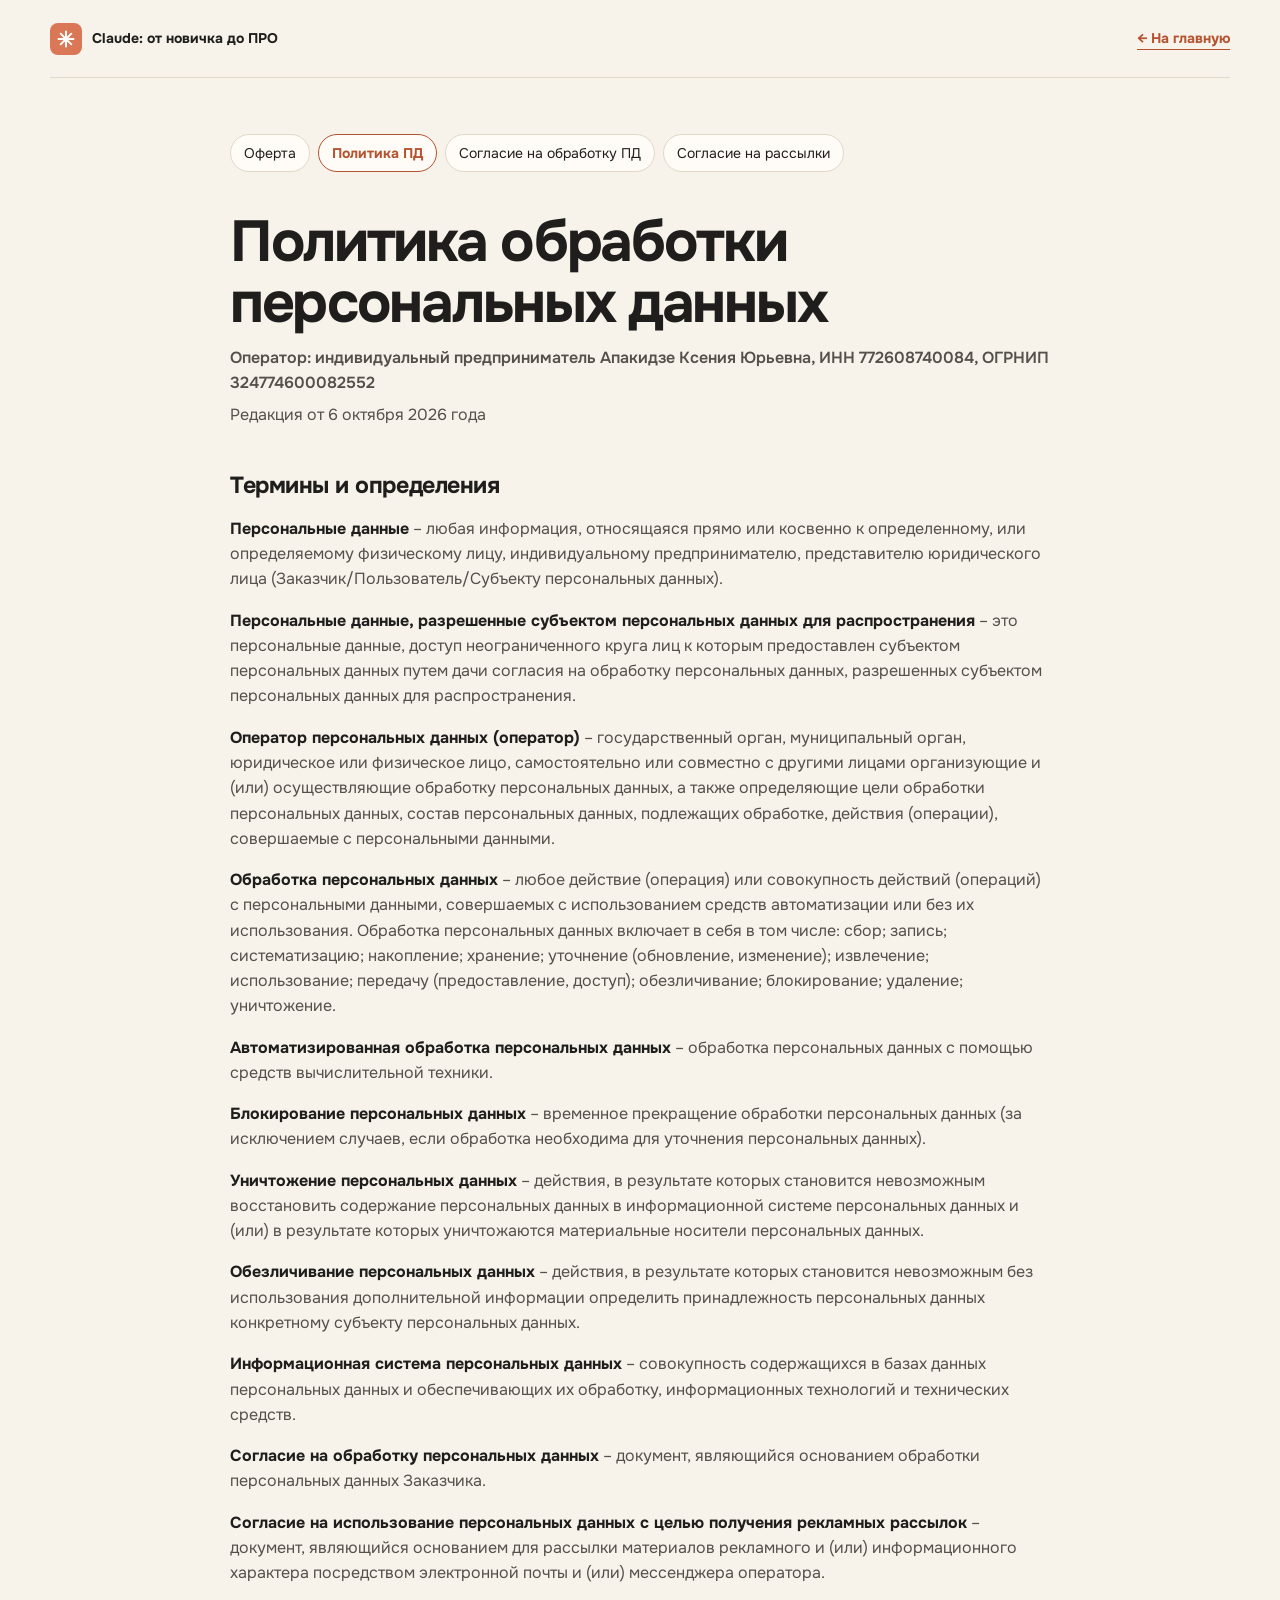
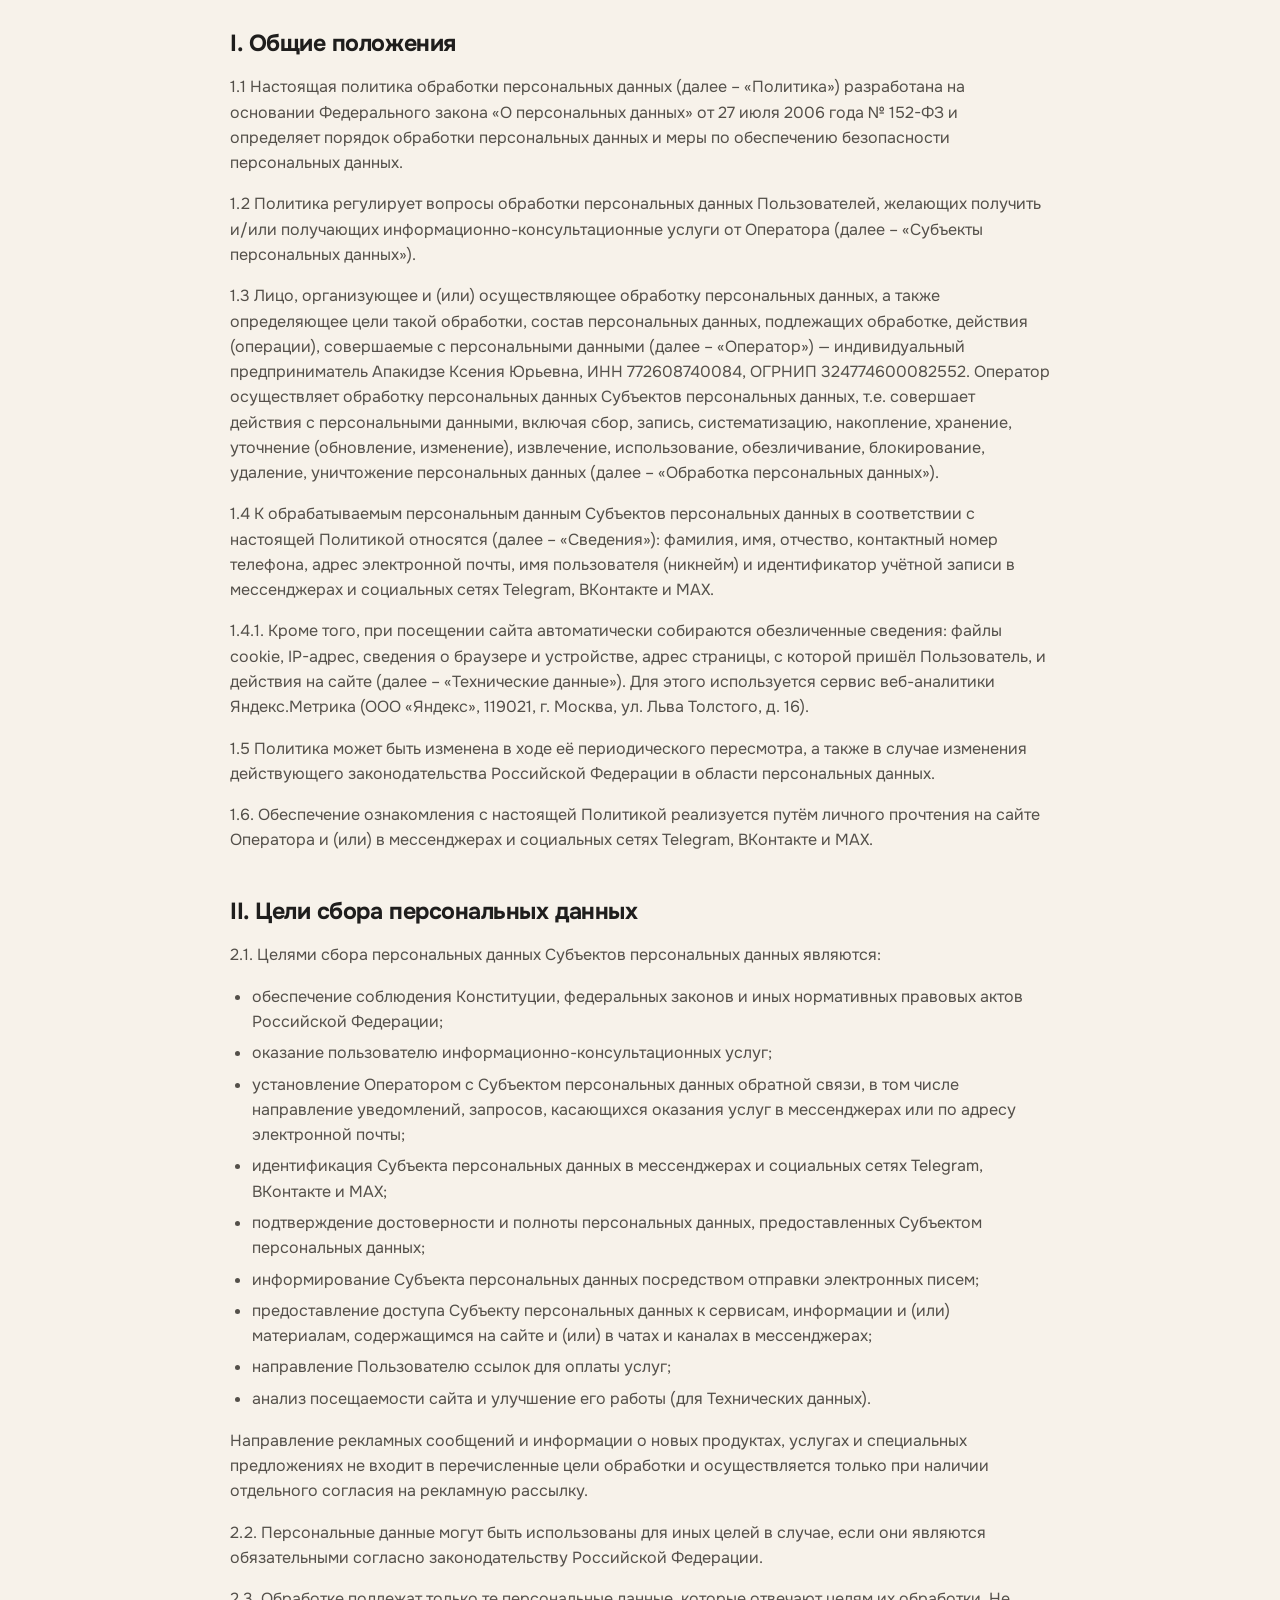
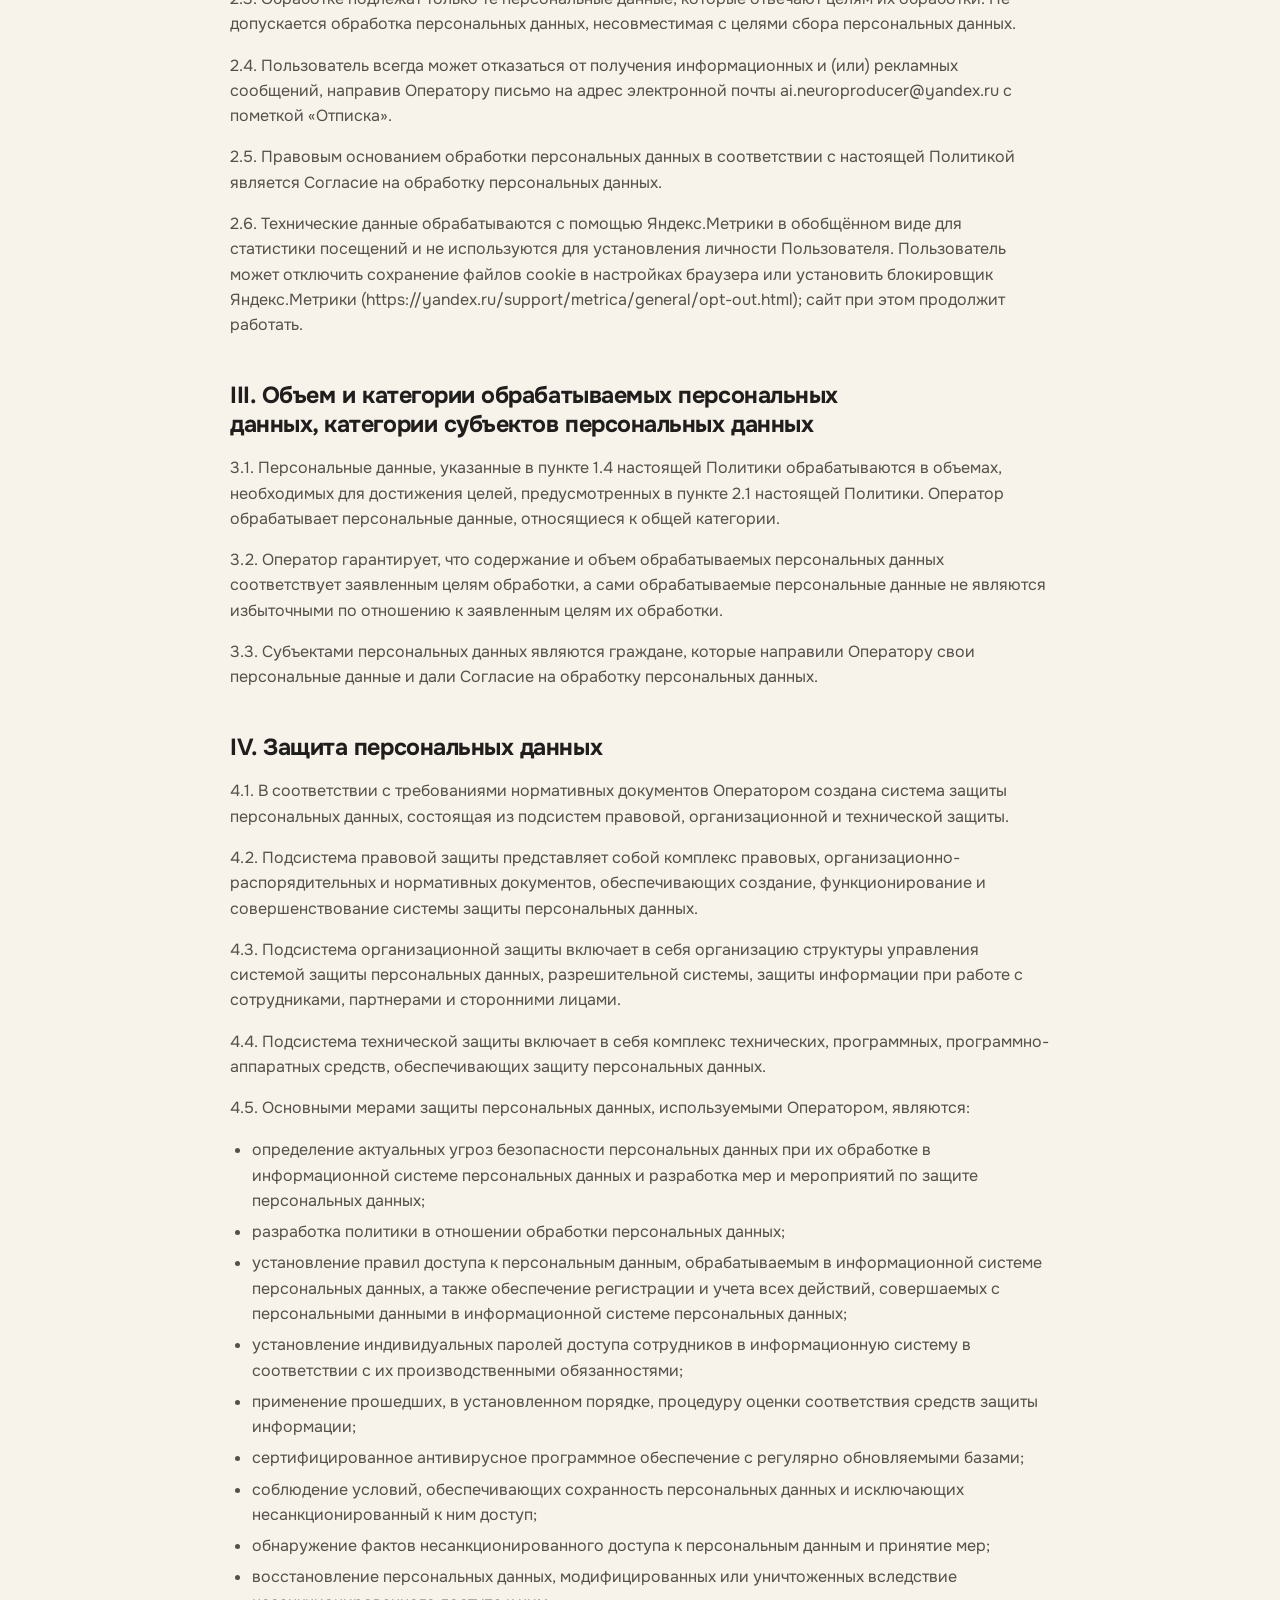
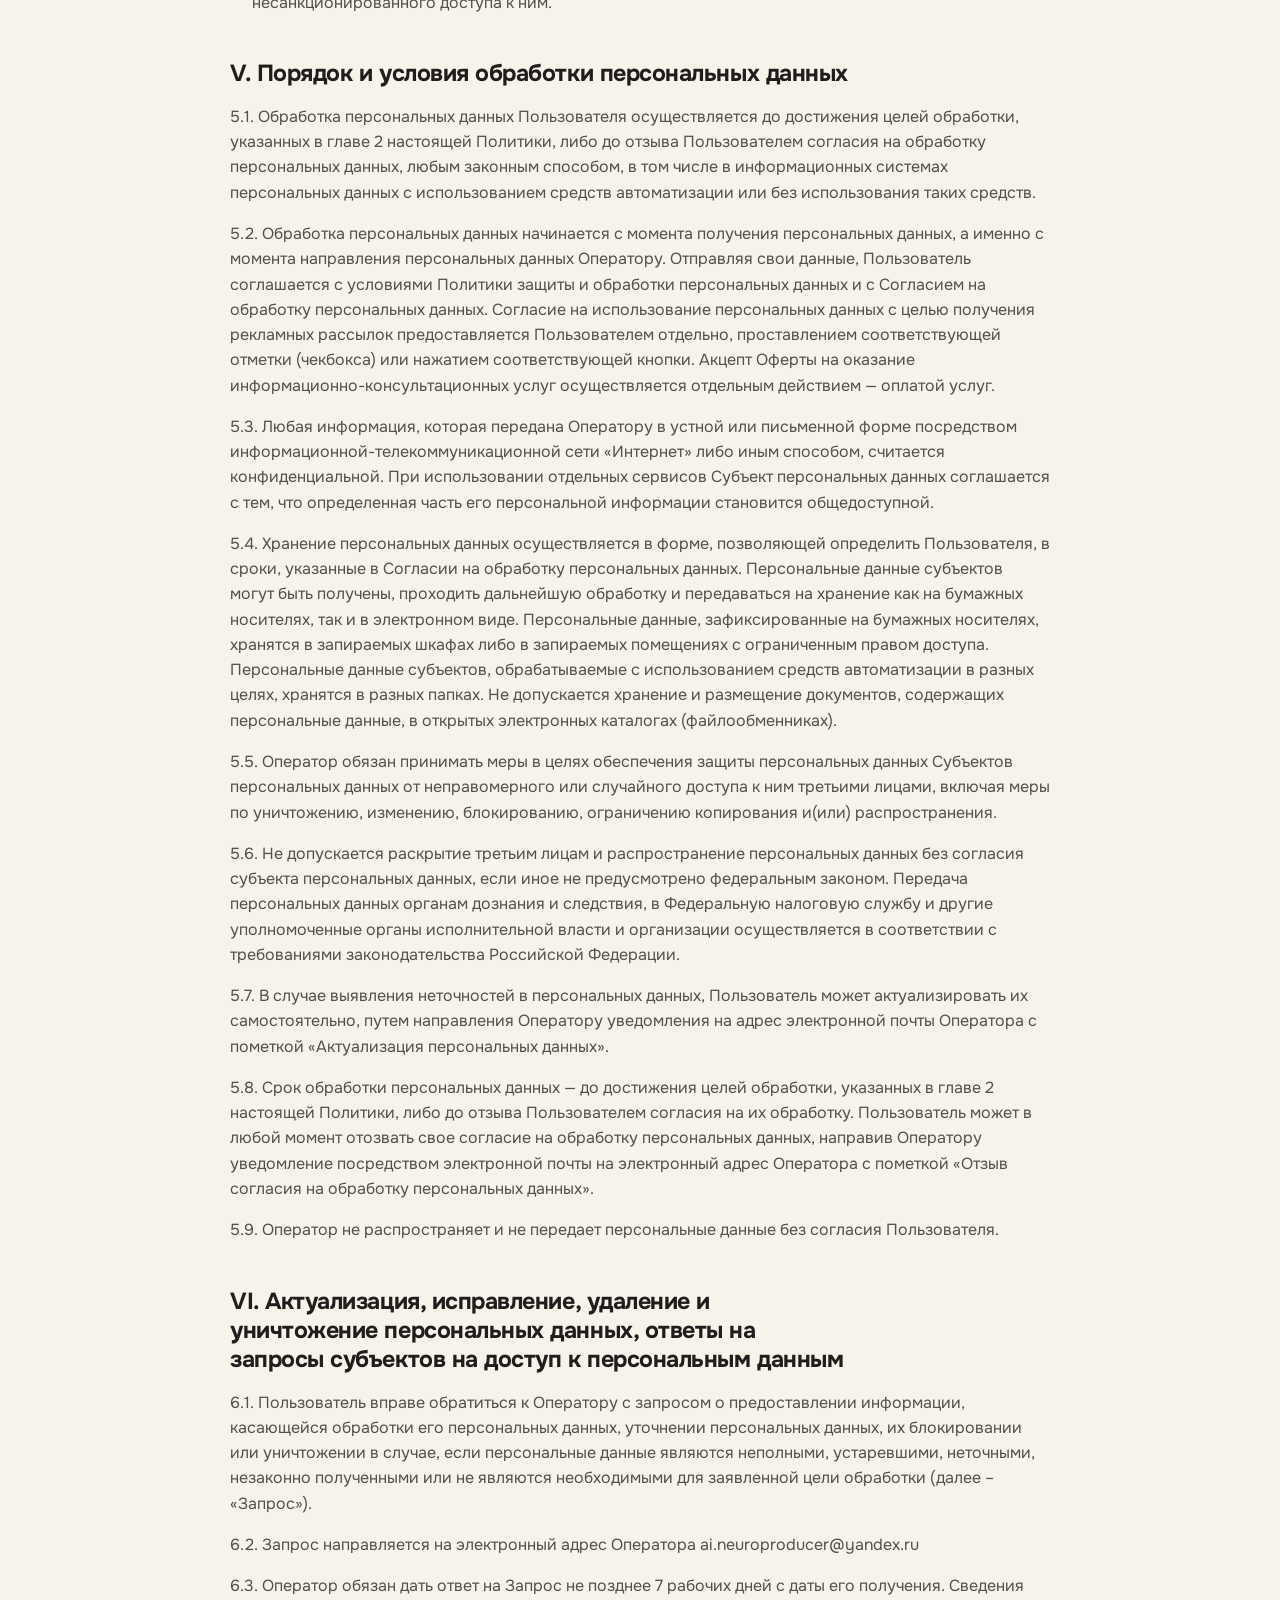
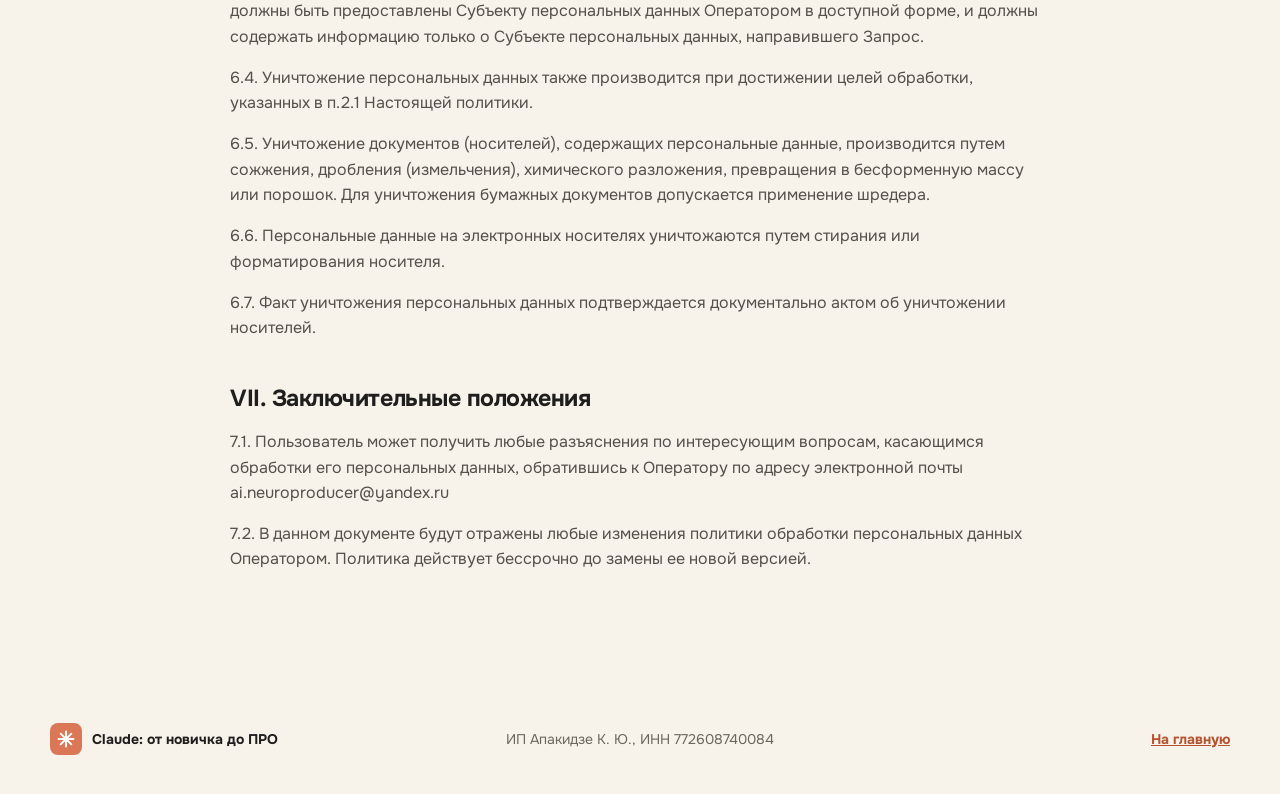
<file: privacy.html>
<!DOCTYPE html>
<html lang="ru">
<head>
<meta charset="utf-8">
<meta name="viewport" content="width=device-width, initial-scale=1">
<meta name="robots" content="noindex">
<title>Политика обработки персональных данных — практикум по Claude</title>
<link rel="preconnect" href="https://fonts.googleapis.com">
<link rel="preconnect" href="https://fonts.gstatic.com" crossorigin="">
<link href="https://fonts.googleapis.com/css2?family=IBM+Plex+Mono:wght@400;500&family=Onest:wght@400;500;600;700;800&display=swap" rel="stylesheet">
<link rel="stylesheet" href="styles.css">
</head>
<body class="legal-page">
  <header class="site-header">
    <a class="brand" href="/"><span class="brand-mark" aria-hidden="true"><span class="spark"></span></span><span>Claude: от новичка до ПРО</span></a>
    <span></span>
    <a class="header-cta" href="/">← На главную</a>
  </header>
  <main class="legal shell">
    <nav class="legal-nav" aria-label="Документы"><a href="oferta">Оферта</a> <a href="privacy" aria-current="page">Политика ПД</a> <a href="consent">Согласие на обработку ПД</a> <a href="consent-ads">Согласие на рассылки</a></nav>
    <h1>Политика обработки персональных данных</h1>
    <p class="legal-sub">Оператор: индивидуальный предприниматель Апакидзе Ксения Юрьевна, ИНН 772608740084, ОГРНИП 324774600082552</p>
    <p class="legal-date">Редакция от 6 октября 2026 года</p>
    
    
    <h2>Термины и определения</h2>
    <p><strong>Персональные данные</strong> – любая информация, относящаяся прямо или косвенно к определенному, или определяемому физическому лицу, индивидуальному предпринимателю, представителю юридического лица (Заказчик/Пользователь/Субъекту персональных данных).</p>
    <p><strong>Персональные данные, разрешенные субъектом персональных данных для распространения</strong> – это персональные данные, доступ неограниченного круга лиц к которым предоставлен субъектом персональных данных путем дачи согласия на обработку персональных данных, разрешенных субъектом персональных данных для распространения.</p>
    <p><strong>Оператор персональных данных (оператор)</strong> – государственный орган, муниципальный орган, юридическое или физическое лицо, самостоятельно или совместно с другими лицами организующие и (или) осуществляющие обработку персональных данных, а также определяющие цели обработки персональных данных, состав персональных данных, подлежащих обработке, действия (операции), совершаемые с персональными данными.</p>
    <p><strong>Обработка персональных данных</strong> – любое действие (операция) или совокупность действий (операций) с персональными данными, совершаемых с использованием средств автоматизации или без их использования. Обработка персональных данных включает в себя в том числе: сбор; запись; систематизацию; накопление; хранение; уточнение (обновление, изменение); извлечение; использование; передачу (предоставление, доступ); обезличивание; блокирование; удаление; уничтожение.</p>
    <p><strong>Автоматизированная обработка персональных данных</strong> – обработка персональных данных с помощью средств вычислительной техники.</p>
    <p><strong>Блокирование персональных данных</strong> – временное прекращение обработки персональных данных (за исключением случаев, если обработка необходима для уточнения персональных данных).</p>
    <p><strong>Уничтожение персональных данных</strong> – действия, в результате которых становится невозможным восстановить содержание персональных данных в информационной системе персональных данных и (или) в результате которых уничтожаются материальные носители персональных данных.</p>
    <p><strong>Обезличивание персональных данных</strong> – действия, в результате которых становится невозможным без использования дополнительной информации определить принадлежность персональных данных конкретному субъекту персональных данных.</p>
    <p><strong>Информационная система персональных данных</strong> – совокупность содержащихся в базах данных персональных данных и обеспечивающих их обработку, информационных технологий и технических средств.</p>
    <p><strong>Согласие на обработку персональных данных</strong> – документ, являющийся основанием обработки персональных данных Заказчика.</p>
    <p><strong>Согласие на использование персональных данных с целью получения рекламных рассылок</strong> – документ, являющийся основанием для рассылки материалов рекламного и (или) информационного характера посредством электронной почты и (или) мессенджера оператора.</p>
    <h2>I. Общие положения</h2>
    <p>1.1 Настоящая политика обработки персональных данных (далее – «Политика») разработана на основании Федерального закона «О персональных данных» от 27 июля 2006 года № 152-ФЗ и определяет порядок обработки персональных данных и меры по обеспечению безопасности персональных данных.</p>
    <p>1.2 Политика регулирует вопросы обработки персональных данных Пользователей, желающих получить и/или получающих информационно-консультационные услуги от Оператора (далее – «Субъекты персональных данных»).</p>
    <p>1.3 Лицо, организующее и (или) осуществляющее обработку персональных данных, а также определяющее цели такой обработки, состав персональных данных, подлежащих обработке, действия (операции), совершаемые с персональными данными (далее – «Оператор») — индивидуальный предприниматель Апакидзе Ксения Юрьевна, ИНН 772608740084, ОГРНИП 324774600082552. Оператор осуществляет обработку персональных данных Субъектов персональных данных, т.е. совершает действия с персональными данными, включая сбор, запись, систематизацию, накопление, хранение, уточнение (обновление, изменение), извлечение, использование, обезличивание, блокирование, удаление, уничтожение персональных данных (далее – «Обработка персональных данных»).</p>
    <p>1.4 К обрабатываемым персональным данным Субъектов персональных данных в соответствии с настоящей Политикой относятся (далее – «Сведения»): фамилия, имя, отчество, контактный номер телефона, адрес электронной почты, имя пользователя (никнейм) и идентификатор учётной записи в мессенджерах и социальных сетях Telegram, ВКонтакте и MAX.</p>
    <p>1.4.1. Кроме того, при посещении сайта автоматически собираются обезличенные сведения: файлы cookie, IP-адрес, сведения о браузере и устройстве, адрес страницы, с которой пришёл Пользователь, и действия на сайте (далее – «Технические данные»). Для этого используется сервис веб-аналитики Яндекс.Метрика (ООО «Яндекс», 119021, г. Москва, ул. Льва Толстого, д. 16).</p>
    <p>1.5 Политика может быть изменена в ходе её периодического пересмотра, а также в случае изменения действующего законодательства Российской Федерации в области персональных данных.</p>
    <p>1.6. Обеспечение ознакомления с настоящей Политикой реализуется путём личного прочтения на сайте Оператора и (или) в мессенджерах и социальных сетях Telegram, ВКонтакте и MAX.</p>
    <h2>II. Цели сбора персональных данных</h2>
    <p>2.1. Целями сбора персональных данных Субъектов персональных данных являются:</p>
    <ul>
    <li>обеспечение соблюдения Конституции, федеральных законов и иных нормативных правовых актов Российской Федерации;</li>
    <li>оказание пользователю информационно-консультационных услуг;</li>
    <li>установление Оператором с Субъектом персональных данных обратной связи, в том числе направление уведомлений, запросов, касающихся оказания услуг в мессенджерах или по адресу электронной почты;</li>
    <li>идентификация Субъекта персональных данных в мессенджерах и социальных сетях Telegram, ВКонтакте и MAX;</li>
    <li>подтверждение достоверности и полноты персональных данных, предоставленных Субъектом персональных данных;</li>
    <li>информирование Субъекта персональных данных посредством отправки электронных писем;</li>
    <li>предоставление доступа Субъекту персональных данных к сервисам, информации и (или) материалам, содержащимся на сайте и (или) в чатах и каналах в мессенджерах;</li>
    <li>направление Пользователю ссылок для оплаты услуг;</li>
    <li>анализ посещаемости сайта и улучшение его работы (для Технических данных).</li>
    </ul>
    <p>Направление рекламных сообщений и информации о новых продуктах, услугах и специальных предложениях не входит в перечисленные цели обработки и осуществляется только при наличии отдельного согласия на рекламную рассылку.</p>
    <p>2.2. Персональные данные могут быть использованы для иных целей в случае, если они являются обязательными согласно законодательству Российской Федерации.</p>
    <p>2.3. Обработке подлежат только те персональные данные, которые отвечают целям их обработки. Не допускается обработка персональных данных, несовместимая с целями сбора персональных данных.</p>
    <p>2.4. Пользователь всегда может отказаться от получения информационных и (или) рекламных сообщений, направив Оператору письмо на адрес электронной почты ai.neuroproducer@yandex.ru с пометкой «Отписка».</p>
    <p>2.5. Правовым основанием обработки персональных данных в соответствии с настоящей Политикой является Согласие на обработку персональных данных.</p>
    <p>2.6. Технические данные обрабатываются с помощью Яндекс.Метрики в обобщённом виде для статистики посещений и не используются для установления личности Пользователя. Пользователь может отключить сохранение файлов cookie в настройках браузера или установить блокировщик Яндекс.Метрики (https://yandex.ru/support/metrica/general/opt-out.html); сайт при этом продолжит работать.</p>
    <h2>III. Объем и категории обрабатываемых персональных данных, категории субъектов персональных данных</h2>
    <p>3.1. Персональные данные, указанные в пункте 1.4 настоящей Политики обрабатываются в объемах, необходимых для достижения целей, предусмотренных в пункте 2.1 настоящей Политики. Оператор обрабатывает персональные данные, относящиеся к общей категории.</p>
    <p>3.2. Оператор гарантирует, что содержание и объем обрабатываемых персональных данных соответствует заявленным целям обработки, а сами обрабатываемые персональные данные не являются избыточными по отношению к заявленным целям их обработки.</p>
    <p>3.3. Субъектами персональных данных являются граждане, которые направили Оператору свои персональные данные и дали Согласие на обработку персональных данных.</p>
    <h2>IV. Защита персональных данных</h2>
    <p>4.1. В соответствии с требованиями нормативных документов Оператором создана система защиты персональных данных, состоящая из подсистем правовой, организационной и технической защиты.</p>
    <p>4.2. Подсистема правовой защиты представляет собой комплекс правовых, организационно-распорядительных и нормативных документов, обеспечивающих создание, функционирование и совершенствование системы защиты персональных данных.</p>
    <p>4.3. Подсистема организационной защиты включает в себя организацию структуры управления системой защиты персональных данных, разрешительной системы, защиты информации при работе с сотрудниками, партнерами и сторонними лицами.</p>
    <p>4.4. Подсистема технической защиты включает в себя комплекс технических, программных, программно-аппаратных средств, обеспечивающих защиту персональных данных.</p>
    <p>4.5. Основными мерами защиты персональных данных, используемыми Оператором, являются:</p>
    <ul>
    <li>определение актуальных угроз безопасности персональных данных при их обработке в информационной системе персональных данных и разработка мер и мероприятий по защите персональных данных;</li>
    <li>разработка политики в отношении обработки персональных данных;</li>
    <li>установление правил доступа к персональным данным, обрабатываемым в информационной системе персональных данных, а также обеспечение регистрации и учета всех действий, совершаемых с персональными данными в информационной системе персональных данных;</li>
    <li>установление индивидуальных паролей доступа сотрудников в информационную систему в соответствии с их производственными обязанностями;</li>
    <li>применение прошедших, в установленном порядке, процедуру оценки соответствия средств защиты информации;</li>
    <li>сертифицированное антивирусное программное обеспечение с регулярно обновляемыми базами;</li>
    <li>соблюдение условий, обеспечивающих сохранность персональных данных и исключающих несанкционированный к ним доступ;</li>
    <li>обнаружение фактов несанкционированного доступа к персональным данным и принятие мер;</li>
    <li>восстановление персональных данных, модифицированных или уничтоженных вследствие несанкционированного доступа к ним.</li>
    </ul>
    <h2>V. Порядок и условия обработки персональных данных</h2>
    <p>5.1. Обработка персональных данных Пользователя осуществляется до достижения целей обработки, указанных в главе 2 настоящей Политики, либо до отзыва Пользователем согласия на обработку персональных данных, любым законным способом, в том числе в информационных системах персональных данных с использованием средств автоматизации или без использования таких средств.</p>
    <p>5.2. Обработка персональных данных начинается с момента получения персональных данных, а именно с момента направления персональных данных Оператору. Отправляя свои данные, Пользователь соглашается с условиями Политики защиты и обработки персональных данных и с Согласием на обработку персональных данных. Согласие на использование персональных данных с целью получения рекламных рассылок предоставляется Пользователем отдельно, проставлением соответствующей отметки (чекбокса) или нажатием соответствующей кнопки. Акцепт Оферты на оказание информационно-консультационных услуг осуществляется отдельным действием — оплатой услуг.</p>
    <p>5.3. Любая информация, которая передана Оператору в устной или письменной форме посредством информационной-телекоммуникационной сети «Интернет» либо иным способом, считается конфиденциальной. При использовании отдельных сервисов Субъект персональных данных соглашается с тем, что определенная часть его персональной информации становится общедоступной.</p>
    <p>5.4. Хранение персональных данных осуществляется в форме, позволяющей определить Пользователя, в сроки, указанные в Согласии на обработку персональных данных. Персональные данные субъектов могут быть получены, проходить дальнейшую обработку и передаваться на хранение как на бумажных носителях, так и в электронном виде. Персональные данные, зафиксированные на бумажных носителях, хранятся в запираемых шкафах либо в запираемых помещениях с ограниченным правом доступа. Персональные данные субъектов, обрабатываемые с использованием средств автоматизации в разных целях, хранятся в разных папках. Не допускается хранение и размещение документов, содержащих персональные данные, в открытых электронных каталогах (файлообменниках).</p>
    <p>5.5. Оператор обязан принимать меры в целях обеспечения защиты персональных данных Субъектов персональных данных от неправомерного или случайного доступа к ним третьими лицами, включая меры по уничтожению, изменению, блокированию, ограничению копирования и(или) распространения.</p>
    <p>5.6. Не допускается раскрытие третьим лицам и распространение персональных данных без согласия субъекта персональных данных, если иное не предусмотрено федеральным законом. Передача персональных данных органам дознания и следствия, в Федеральную налоговую службу и другие уполномоченные органы исполнительной власти и организации осуществляется в соответствии с требованиями законодательства Российской Федерации.</p>
    <p>5.7. В случае выявления неточностей в персональных данных, Пользователь может актуализировать их самостоятельно, путем направления Оператору уведомления на адрес электронной почты Оператора с пометкой «Актуализация персональных данных».</p>
    <p>5.8. Срок обработки персональных данных — до достижения целей обработки, указанных в главе 2 настоящей Политики, либо до отзыва Пользователем согласия на их обработку. Пользователь может в любой момент отозвать свое согласие на обработку персональных данных, направив Оператору уведомление посредством электронной почты на электронный адрес Оператора с пометкой «Отзыв согласия на обработку персональных данных».</p>
    <p>5.9. Оператор не распространяет и не передает персональные данные без согласия Пользователя.</p>
    <h2>VI. Актуализация, исправление, удаление и уничтожение персональных данных, ответы на запросы субъектов на доступ к персональным данным</h2>
    <p>6.1. Пользователь вправе обратиться к Оператору с запросом о предоставлении информации, касающейся обработки его персональных данных, уточнении персональных данных, их блокировании или уничтожении в случае, если персональные данные являются неполными, устаревшими, неточными, незаконно полученными или не являются необходимыми для заявленной цели обработки (далее – «Запрос»).</p>
    <p>6.2. Запрос направляется на электронный адрес Оператора ai.neuroproducer@yandex.ru</p>
    <p>6.3. Оператор обязан дать ответ на Запрос не позднее 7 рабочих дней с даты его получения. Сведения должны быть предоставлены Субъекту персональных данных Оператором в доступной форме, и должны содержать информацию только о Субъекте персональных данных, направившего Запрос.</p>
    <p>6.4. Уничтожение персональных данных также производится при достижении целей обработки, указанных в п.2.1 Настоящей политики.</p>
    <p>6.5. Уничтожение документов (носителей), содержащих персональные данные, производится путем сожжения, дробления (измельчения), химического разложения, превращения в бесформенную массу или порошок. Для уничтожения бумажных документов допускается применение шредера.</p>
    <p>6.6. Персональные данные на электронных носителях уничтожаются путем стирания или форматирования носителя.</p>
    <p>6.7. Факт уничтожения персональных данных подтверждается документально актом об уничтожении носителей.</p>
    <h2>VII. Заключительные положения</h2>
    <p>7.1. Пользователь может получить любые разъяснения по интересующим вопросам, касающимся обработки его персональных данных, обратившись к Оператору по адресу электронной почты ai.neuroproducer@yandex.ru</p>
    <p>7.2. В данном документе будут отражены любые изменения политики обработки персональных данных Оператором. Политика действует бессрочно до замены ее новой версией.</p>
  </main>
  <footer class="shell">
    <a class="brand" href="/"><span class="brand-mark" aria-hidden="true"><span class="spark"></span></span><span>Claude: от новичка до ПРО</span></a>
    <p>ИП Апакидзе К. Ю., ИНН 772608740084</p>
    <a href="/">На главную</a>
  </footer>
</body>
</html>
</file>
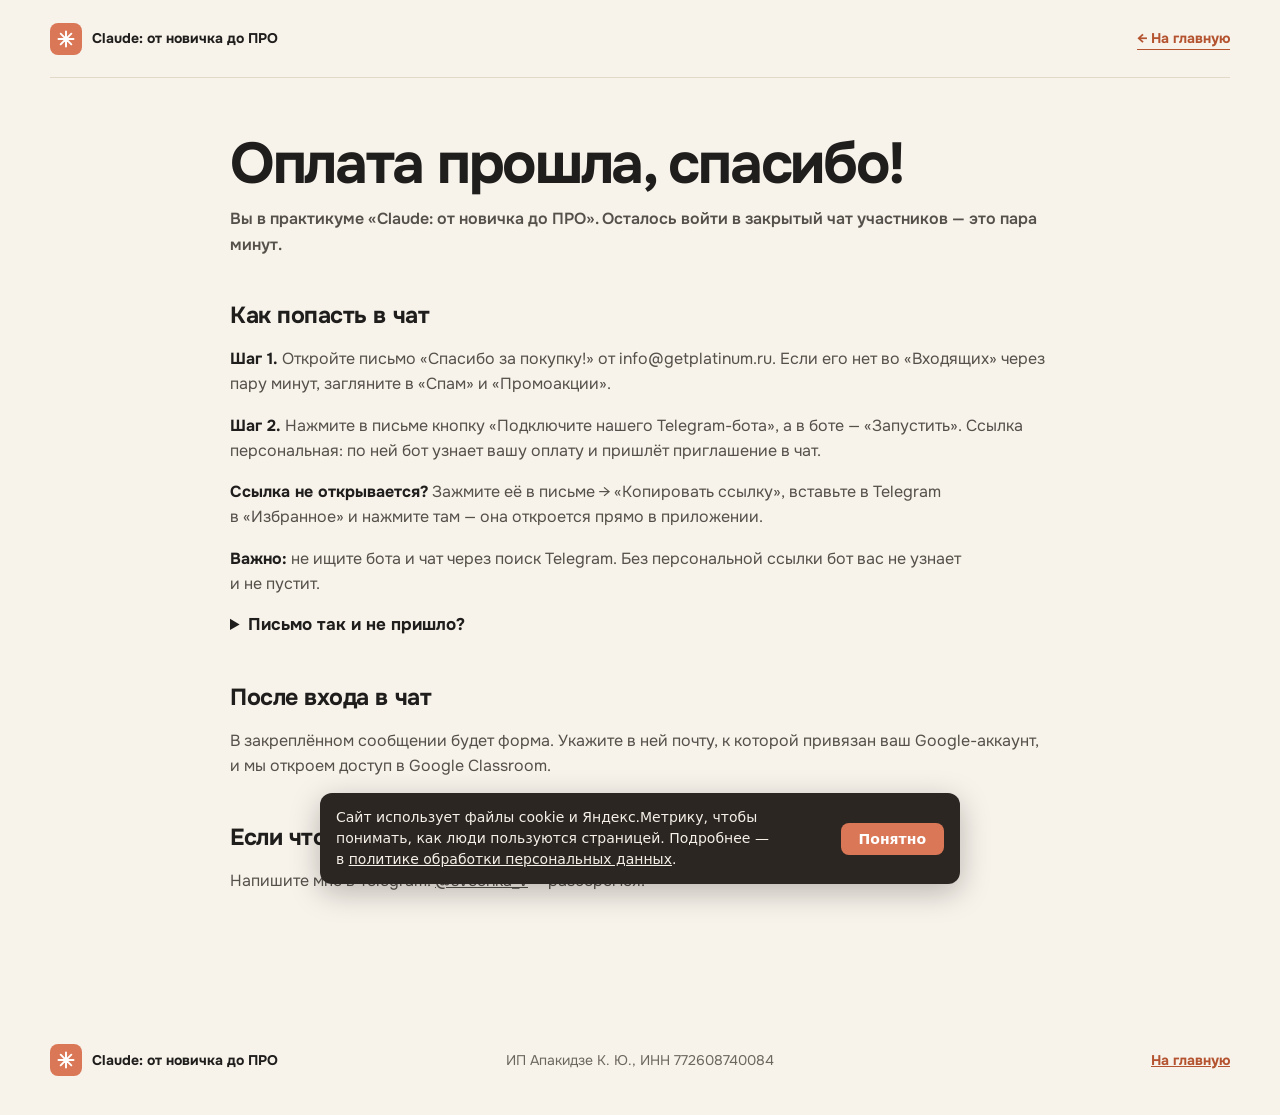
<file: spasibo.html>
<!DOCTYPE html>
<html lang="ru">
<head>
<meta charset="utf-8">
<meta name="viewport" content="width=device-width, initial-scale=1">
<meta name="robots" content="noindex">
<title>Оплата прошла — практикум по Claude</title>
<link rel="preconnect" href="https://fonts.googleapis.com">
<link rel="preconnect" href="https://fonts.gstatic.com" crossorigin="">
<link href="https://fonts.googleapis.com/css2?family=IBM+Plex+Mono:wght@400;500&family=Onest:wght@400;500;600;700;800&display=swap" rel="stylesheet">
<link rel="stylesheet" href="styles.css">
<!-- Yandex.Metrika counter -->
<script type="text/javascript">
    (function(m,e,t,r,i,k,a){
        m[i]=m[i]||function(){(m[i].a=m[i].a||[]).push(arguments)};
        m[i].l=1*new Date();
        for (var j = 0; j < document.scripts.length; j++) {if (document.scripts[j].src === r) { return; }}
        k=e.createElement(t),a=e.getElementsByTagName(t)[0],k.async=1,k.src=r,a.parentNode.insertBefore(k,a)
    })(window, document,'script','https://mc.yandex.ru/metrika/tag.js?id=113179487', 'ym');

    ym(113179487, 'init', {ssr:true, webvisor:true, clickmap:true, ecommerce:"dataLayer", referrer: document.referrer, url: location.href, accurateTrackBounce:true, trackLinks:true});
</script>
<noscript><div><img src="https://mc.yandex.ru/watch/113179487" style="position:absolute; left:-9999px;" alt="" /></div></noscript>
<!-- /Yandex.Metrika counter -->
</head>
<body class="legal-page">
  <header class="site-header">
    <a class="brand" href="/"><span class="brand-mark" aria-hidden="true"><span class="spark"></span></span><span>Claude: от новичка до ПРО</span></a>
    <span></span>
    <a class="header-cta" href="/">← На главную</a>
  </header>
  <main class="legal shell">
    <h1>Оплата прошла, спасибо!</h1>
    <p class="legal-sub">Вы в&nbsp;практикуме «Claude: от&nbsp;новичка до&nbsp;ПРО». Осталось войти в&nbsp;закрытый чат участников&nbsp;— это пара минут.</p>
    <h2>Как попасть в&nbsp;чат</h2>
    <p><strong>Шаг 1.</strong> Откройте письмо «Спасибо за&nbsp;покупку!» от&nbsp;info@getplatinum.ru. Если его нет во&nbsp;«Входящих» через пару минут, загляните в&nbsp;«Спам» и&nbsp;«Промоакции».</p>
    <p><strong>Шаг 2.</strong> Нажмите в&nbsp;письме кнопку «Подключите нашего Telegram-бота», а&nbsp;в&nbsp;боте&nbsp;— «Запустить». Ссылка персональная: по&nbsp;ней бот узнает вашу оплату и&nbsp;пришлёт приглашение в&nbsp;чат.</p>
    <p><strong>Ссылка не&nbsp;открывается?</strong> Зажмите её в&nbsp;письме → «Копировать ссылку», вставьте в&nbsp;Telegram в&nbsp;«Избранное» и&nbsp;нажмите там&nbsp;— она откроется прямо в&nbsp;приложении.</p>
    <p><strong>Важно:</strong> не&nbsp;ищите бота и&nbsp;чат через поиск Telegram. Без персональной ссылки бот вас не&nbsp;узнает и&nbsp;не&nbsp;пустит.</p>
    <details>
      <summary><strong>Письмо так и&nbsp;не&nbsp;пришло?</strong></summary>
      <p>Откройте бота:</p>
      <p><a class="button button-primary" href="https://t.me/vinokurova_ai_bot" target="_blank" rel="noopener">Открыть бота&nbsp;→</a></p>
      <p>1. Нажмите «Запустить» и&nbsp;поделитесь контактом.<br>
      2. Напишите ту&nbsp;же почту, что указывали при оплате,&nbsp;— именно её, иначе бот вас не&nbsp;узнает.<br>
      3. Бот пришлёт на&nbsp;эту почту код. Отправьте его боту&nbsp;— он пришлёт ссылку на&nbsp;чат.</p>
    </details>
    <h2>После входа в&nbsp;чат</h2>
    <p>В&nbsp;закреплённом сообщении будет форма. Укажите в&nbsp;ней почту, к&nbsp;которой привязан ваш Google-аккаунт, и&nbsp;мы откроем доступ в&nbsp;Google Classroom.</p>
    <h2>Если что-то не&nbsp;получилось</h2>
    <p>Напишите мне в&nbsp;Telegram: <a href="https://t.me/svechka_v" target="_blank" rel="noopener">@svechka_v</a>&nbsp;— разберёмся.</p>
  </main>
  <footer class="shell">
    <a class="brand" href="/"><span class="brand-mark" aria-hidden="true"><span class="spark"></span></span><span>Claude: от новичка до ПРО</span></a>
    <p>ИП Апакидзе К. Ю., ИНН 772608740084</p>
    <a href="/">На главную</a>
  </footer>
<script src="cookie.js"></script>
</body>
</html>
</file>
<file: styles.css>
:root {
  --clay: #d97757;
  --clay-deep: #b4532f;
  --clay-dark: #8f3f22;
  --clay-soft: #eeb9a0;
  --clay-pale: #f7e3d8;
  --sand: #ece3d4;
  --sand-deep: #e3d6c1;
  --ground: #f7f2ea;
  --surface: #fffcf7;
  --ink: #1f1e1d;
  --ink-soft: #54504a;
  --ink-faint: #6b665e;
  --rule: #e2d8c8;
  --shadow: 0 24px 70px rgba(89, 58, 34, .13);
  --radius: 24px;
  --shell: min(1180px, calc(100% - 48px));
  --spark: url("data:image/svg+xml,%3Csvg xmlns='http://www.w3.org/2000/svg' viewBox='0 0 24 24'%3E%3Cg stroke='%23000' stroke-width='2.6' stroke-linecap='round'%3E%3Cpath d='M12 2v20M2 12h20M4.9 4.9l14.2 14.2M19.1 4.9 4.9 19.1'/%3E%3C/g%3E%3C/svg%3E");
}

* { box-sizing: border-box; }
html { scroll-behavior: smooth; }
body { margin: 0; color: var(--ink); background: var(--ground); font-family: "Onest", system-ui, sans-serif; font-size: 17px; line-height: 1.58; text-rendering: optimizeLegibility; overflow-x: hidden; }
a { color: inherit; }
img { display: block; max-width: 100%; }
button, a { -webkit-tap-highlight-color: transparent; }
.shell { width: var(--shell); margin-inline: auto; }

/* Звёздочка-орнамент */
.spark { display: inline-block; width: 1em; height: 1em; background: currentColor; -webkit-mask: var(--spark) center / contain no-repeat; mask: var(--spark) center / contain no-repeat; flex: none; }
.spark-deco { position: absolute; color: var(--clay); pointer-events: none; }

.site-header { width: var(--shell); min-height: 78px; margin: 0 auto; display: grid; grid-template-columns: 1fr auto 1fr; align-items: center; gap: 28px; border-bottom: 1px solid var(--rule); }
.brand { display: inline-flex; align-items: center; gap: 10px; font-size: 14px; font-weight: 700; text-decoration: none; }
.brand-mark { display: grid; place-items: center; width: 32px; height: 32px; color: white; background: var(--clay); border-radius: 8px; font-size: 18px; }
.site-header nav { display: flex; gap: 28px; }
.site-header nav a { font-size: 14px; font-weight: 600; text-decoration: none; }
.site-header nav a:hover { color: var(--clay-deep); }
.header-cta { justify-self: end; color: var(--clay-deep); font-size: 14px; font-weight: 700; text-decoration: none; border-bottom: 1px solid currentColor; }

h1, h2, h3, p { margin-top: 0; }
h1, h2, h3 { text-wrap: balance; }
h1 { margin-bottom: 26px; font-size: clamp(3rem, 6.4vw, 6.2rem); line-height: .96; letter-spacing: -.06em; }
h2 { margin-bottom: 0; font-size: clamp(2.3rem, 4.6vw, 4.6rem); line-height: 1.03; letter-spacing: -.05em; }
h3 { line-height: 1.22; letter-spacing: -.025em; }
em { color: var(--clay-deep); font-family: "Literata", serif; font-weight: 400; }
.nowrap { white-space: nowrap; }

.eyebrow, .section-kicker, .module-label, .tariff-label, .fit-label { margin: 0 0 18px; color: var(--clay-deep); font-family: "IBM Plex Mono", monospace; font-size: 14px; font-weight: 700; line-height: 1.45; letter-spacing: .07em; text-transform: uppercase; }
.section-kicker { display: flex; align-items: center; gap: 10px; }
.section-kicker .spark { font-size: 15px; color: var(--clay); }

/* Первый экран */
.hero { position: relative; padding: 60px 0 76px; display: grid; grid-template-columns: 1.1fr .9fr; align-items: center; gap: clamp(40px, 6vw, 80px); }
.eyebrow { display: flex; align-items: center; flex-wrap: wrap; gap: 10px; }
.eyebrow span { padding: 6px 10px; color: white; background: var(--clay-deep); border-radius: 5px; }
.hero h1 em { color: var(--clay-deep); }
.hero-lead { max-width: 620px; margin-bottom: 30px; color: var(--ink-soft); font-size: clamp(1.08rem, 1.5vw, 1.26rem); }
.hero-price { margin: 0 0 22px; font-size: 15px; color: var(--ink-soft); }
.hero-price strong { color: var(--ink); font-size: 1.35rem; letter-spacing: -.02em; }
.hero-actions { display: flex; align-items: center; flex-wrap: wrap; gap: 14px; }
.button { display: inline-flex; justify-content: center; align-items: center; gap: 10px; min-height: 54px; padding: 0 24px; border: 1px solid transparent; border-radius: 6px; font-size: 15px; font-weight: 700; text-decoration: none; transition: transform .16s ease, background .16s ease; }
.button:hover { transform: translateY(-2px); }
.button-primary { color: white; background: var(--clay-deep); box-shadow: 0 14px 28px rgba(180, 83, 47, .22); }
.button-primary:hover { background: var(--clay-dark); }
.button-outline { border-color: var(--rule); background: var(--surface); }
.button-outline:hover { border-color: var(--clay-soft); }
.button-dark { color: white; background: var(--ink); }
.button-dark:hover { background: #3a3835; }

.hero-photo { position: relative; justify-self: center; width: min(100%, 460px); }
.hero-photo img { position: relative; width: 100%; height: auto; aspect-ratio: 700 / 925; object-fit: cover; border-radius: 34px; box-shadow: var(--shadow); }
.hero-photo::before { content: ""; position: absolute; inset: 26px -22px -22px 26px; background: var(--clay); border-radius: 34px; }
.hero-photo .spark-deco { font-size: 64px; top: -26px; left: -30px; z-index: 1; }
.hero-note { position: absolute; left: -34px; bottom: 34px; z-index: 1; max-width: 250px; padding: 14px 16px; background: var(--surface); border-radius: 14px; box-shadow: 0 14px 34px rgba(89,58,34,.18); font-size: 14px; line-height: 1.4; }
.hero-note strong { display: block; font-size: 15px; }
.hero-note span { color: var(--ink-faint); }

/* Лестница */
.ladder-strip { position: relative; padding: 24px; display: flex; justify-content: center; align-items: center; flex-wrap: wrap; gap: 8px clamp(10px, 2vw, 22px); color: white; background: var(--clay-deep); }
.ladder-strip span { font-family: "IBM Plex Mono", monospace; font-size: 14px; font-weight: 700; letter-spacing: .06em; text-transform: uppercase; white-space: nowrap; }
.ladder-strip .spark { font-size: 12px; color: var(--clay-soft); }

.section { padding: 108px 0; }
.split-heading { display: grid; grid-template-columns: 1.15fr .85fr; gap: 72px; align-items: end; margin-bottom: 56px; }
.split-heading > p { max-width: 520px; margin-bottom: 8px; color: var(--ink-soft); font-size: 1.06rem; }

/* Боли */
.pain-grid { display: grid; grid-template-columns: repeat(6, 1fr); gap: 16px; }
.pain-grid article { grid-column: span 2; padding: 28px; border: 1px solid var(--rule); border-radius: var(--radius); background: var(--surface); }
.pain-grid article:nth-child(n+4) { grid-column: span 3; }
.pain-grid .spark { margin-bottom: 36px; font-size: 22px; color: var(--clay); }
.pain-grid h3 { margin-bottom: 10px; font-size: 1.22rem; }
.pain-grid p { margin: 0; color: var(--ink-soft); font-size: 16px; }
.pain-note { margin: 34px 0 0; padding-left: 22px; border-left: 4px solid var(--clay); font-size: 1.15rem; font-weight: 600; }

/* Зачем порядок */
.order { background: var(--sand); }
.order-layout { display: grid; grid-template-columns: 1fr 1fr; gap: 72px; align-items: center; }
.order h2 { margin-bottom: 30px; }
.order-copy p { color: var(--ink-soft); }
.order-copy p:last-child { margin-bottom: 0; }
.stairs { margin: 0; padding: 0; list-style: none; display: grid; gap: 10px; }
.stairs li { display: flex; align-items: center; gap: 14px; padding: 16px 20px; background: var(--surface); border: 1px solid var(--rule); border-radius: 14px; font-weight: 700; }
.stairs li:nth-child(2) { margin-left: 6%; }
.stairs li:nth-child(3) { margin-left: 12%; }
.stairs li:nth-child(4) { margin-left: 18%; }
.stairs li:nth-child(5) { margin-left: 24%; }
.stairs li:nth-child(6) { margin-left: 30%; color: white; background: var(--clay-deep); border-color: var(--clay-deep); }
.stairs li span:first-child { color: var(--clay-deep); font-family: "Literata", serif; font-size: 1.4rem; font-style: italic; font-weight: 400; min-width: 20px; }
.stairs li:nth-child(6) span:first-child { color: var(--clay-pale); }
.stairs small { margin-left: auto; padding-left: 12px; color: var(--ink-faint); font-size: 13px; font-weight: 500; white-space: nowrap; }
.stairs li:nth-child(6) small { color: var(--clay-pale); }

/* С чего начать */
.start-grid { display: grid; grid-template-columns: repeat(4, 1fr); gap: 16px; }
.start-grid article { padding: 26px; border: 1px solid var(--rule); border-radius: var(--radius); background: var(--surface); }
.start-grid h3 { margin-bottom: 10px; font-size: 1.2rem; }
.start-grid p { margin: 0; color: var(--ink-soft); font-size: 16px; }
.start-grid .start-paid { background: var(--clay-pale); border-color: var(--clay-soft); }

/* Программа */
.program-intro { max-width: 760px; margin: -24px 0 28px; color: var(--ink-soft); }
.legend { display: flex; flex-wrap: wrap; gap: 10px; margin-bottom: 10px; }
.tag { display: inline-block; padding: 3px 9px; border-radius: 999px; font-size: 13px; font-weight: 700; line-height: 1.5; white-space: nowrap; vertical-align: middle; }
.tag-upd { color: var(--clay-dark); background: var(--clay-pale); }
.tag-new { color: white; background: var(--clay-deep); }
.tag-paid { color: var(--ink); background: var(--sand-deep); }
.phase { margin-top: 26px; padding: 40px; border-radius: 30px; background: var(--surface); box-shadow: 0 1px 0 var(--rule); }
.phase-title { display: flex; justify-content: space-between; align-items: baseline; flex-wrap: wrap; gap: 8px 20px; padding-bottom: 24px; border-bottom: 1px solid var(--rule); }
.phase-title span { color: var(--clay-deep); font-family: "IBM Plex Mono", monospace; font-size: 14px; font-weight: 700; letter-spacing: .07em; text-transform: uppercase; }
.phase-title h3 { margin: 0; font-size: 1.7rem; }
.phase-paid { background: #fbeee6; }
.module-list { margin: 0; padding: 0; list-style: none; }
.module-list > li { border-bottom: 1px solid var(--rule); }
.module-list > li:last-child { border-bottom: 0; }
.module-list summary { position: relative; display: grid; grid-template-columns: 60px 1fr; gap: 22px; align-items: center; padding: 24px 56px 24px 0; cursor: pointer; list-style: none; }
.module-list summary::-webkit-details-marker { display: none; }
.module-list summary::after { content: "+"; position: absolute; right: 8px; top: 50%; transform: translateY(-50%); color: var(--clay-deep); font-size: 1.8rem; font-weight: 400; }
.module-list details[open] summary::after { content: "\2212"; }
.module-list summary:hover h3 { color: var(--clay-deep); }
.module-number { color: var(--clay); font-family: "Literata", serif; font-size: 2.1rem; font-style: italic; line-height: 1; }
.module-list .module-label { margin-bottom: 6px; }
.module-list h3 { margin: 0; font-size: clamp(1.25rem, 2vw, 1.55rem); }
.module-teaser { display: block; margin-top: 6px; color: var(--ink-faint); font-size: 14px; line-height: 1.45; }
.module-list details[open] .module-teaser { display: none; }
.module-body { display: grid; grid-template-columns: 1fr 250px; gap: 26px; padding: 0 0 28px 82px; }
.lessons { margin: 0; padding: 0; list-style: none; }
.lessons li { display: grid; grid-template-columns: 38px 1fr; gap: 8px; padding: 10px 0; border-top: 1px solid var(--rule); color: var(--ink-soft); font-size: 16px; }
.lessons li:first-child { border-top: 0; padding-top: 0; }
.lessons b { color: var(--clay-deep); font-family: "IBM Plex Mono", monospace; font-size: 14px; font-weight: 700; padding-top: 2px; }
.lessons .tag { margin-left: 6px; }
.module-result { align-self: start; padding: 16px; border-left: 3px solid var(--clay); background: var(--ground); }
.module-result span { color: var(--clay-deep); font-family: "IBM Plex Mono", monospace; font-size: 13px; font-weight: 700; text-transform: uppercase; letter-spacing: .05em; }
.module-result p { margin: 6px 0 0; font-size: 15px; font-weight: 600; }
.soon { margin: 26px 0 0; padding: 20px 24px; display: flex; gap: 14px; align-items: flex-start; border: 1px dashed var(--clay-soft); border-radius: 16px; color: var(--ink-soft); }
.soon .spark { margin-top: 5px; color: var(--clay); }

/* Бонусы */
.bonus-card { position: relative; overflow: hidden; margin-top: 26px; padding: 44px; color: var(--ink); background: var(--clay-pale); border: 1px solid var(--clay-soft); border-radius: 30px; }
.bonus-card .spark-deco { font-size: 220px; right: -50px; top: -60px; opacity: .22; }
.bonus-card h3 { position: relative; margin-bottom: 26px; font-size: clamp(1.8rem, 3vw, 2.6rem); letter-spacing: -.04em; }
.bonus-grid { position: relative; display: grid; grid-template-columns: repeat(5, 1fr); gap: 12px; }
.bonus-grid article { padding: 20px; background: var(--surface); border-radius: 16px; }
.bonus-grid strong { display: block; margin-bottom: 8px; font-size: 1.02rem; line-height: 1.3; }
.bonus-grid p { margin: 0; color: var(--ink-soft); font-size: 14px; line-height: 1.45; }

/* Что останется */
.result-band { position: relative; overflow: hidden; color: white; background: var(--ink); }
.result-band .spark-deco { font-size: 340px; right: -90px; bottom: -110px; color: var(--clay-deep); opacity: .45; }
.result-band .section-kicker { color: var(--clay-soft); }
.result-band em { color: var(--clay-soft); }
.result-list { position: relative; margin: 0; padding: 0; list-style: none; display: grid; grid-template-columns: repeat(2, 1fr); gap: 0 56px; max-width: 980px; }
.result-list li { display: flex; gap: 14px; padding: 18px 0; border-top: 1px solid rgba(255,255,255,.16); color: #d9d3ca; }
.result-list li .spark { margin-top: 6px; font-size: 14px; color: var(--clay); }
.result-list strong { color: white; }

/* Честно */
.fit-grid { display: grid; grid-template-columns: 1fr 1fr; gap: 18px; }
.fit-grid article { padding: 34px; border-radius: var(--radius); }
.fit-yes { background: var(--clay-pale); }
.fit-no { border: 1px solid var(--rule); background: var(--surface); }
.fit-no .fit-label { color: var(--ink-faint); }
.fit-grid ul { margin: 26px 0 0; padding: 0; list-style: none; }
.fit-grid li { position: relative; padding: 12px 0 12px 28px; border-top: 1px solid rgba(31,30,29,.1); }
.fit-yes li::before { content: ""; position: absolute; left: 0; top: 18px; width: 14px; height: 14px; background: var(--clay-deep); -webkit-mask: var(--spark) center / contain no-repeat; mask: var(--spark) center / contain no-repeat; }
.fit-no li { color: var(--ink-soft); }
.fit-no li::before { content: "×"; position: absolute; left: 2px; color: var(--ink-faint); font-weight: 700; }

/* Тарифы */
.tariffs { background: var(--sand); }
.tariff-grid { display: grid; grid-template-columns: repeat(3, 1fr); gap: 18px; align-items: stretch; }
.tariff-card { position: relative; padding: 30px; display: flex; flex-direction: column; border: 1px solid var(--rule); border-radius: var(--radius); background: var(--surface); }
.tariff-card h3 { min-height: 70px; margin-bottom: 12px; font-size: 1.65rem; }
.tariff-for { min-height: 100px; color: var(--ink-soft); font-size: 16px; }
.tariff-card ul { margin: 18px 0 0; padding: 0; list-style: none; }
.tariff-card li { position: relative; padding: 10px 0 10px 22px; border-top: 1px solid var(--rule); font-size: 16px; }
.tariff-card li::before { content: ""; position: absolute; left: 0; top: 17px; width: 12px; height: 12px; background: var(--clay); -webkit-mask: var(--spark) center / contain no-repeat; mask: var(--spark) center / contain no-repeat; }
.tariff-featured { border: 2px solid var(--clay-deep); box-shadow: var(--shadow); transform: translateY(-14px); }
.tariff-premium { background: var(--clay-pale); border-color: var(--clay-soft); }
.tariff-premium li { border-color: rgba(143,63,34,.18); }
.tariff-badge { align-self: flex-start; margin: -44px 0 22px auto; padding: 8px 11px; color: white; background: var(--clay-deep); border-radius: 6px; font-family: "IBM Plex Mono", monospace; font-size: 13px; font-weight: 700; letter-spacing: .06em; text-transform: uppercase; }
.tariff-premium .tariff-badge { color: var(--ink); background: var(--surface); }
.price { margin-top: auto; padding: 26px 0 22px; display: flex; flex-direction: column; }
.price strong { font-size: 2.3rem; letter-spacing: -.04em; }
.price span { color: var(--ink-faint); font-size: 14px; }
.tariff-legal { margin: 26px 0 0; color: var(--ink-faint); font-size: 14px; }
.tariff-legal a, .footer-legal a { color: var(--clay-deep); }
.upgrade-note { margin: 28px 0 0; color: var(--ink-soft); font-size: 15px; }

/* Автор */
.author { padding: 56px; display: grid; grid-template-columns: .8fr 1.2fr; gap: 56px; align-items: start; background: var(--surface); border: 1px solid var(--rule); border-radius: 34px; }
.author-head { position: sticky; top: 28px; display: grid; gap: 28px; }
.author img { width: 280px; height: 350px; object-fit: cover; object-position: center 28%; border-radius: 24px; box-shadow: 0 18px 45px rgba(89,58,34,.16); }
.author h2 { font-size: clamp(2.2rem, 4vw, 3.8rem); }
.author-title > p:last-child { margin: 10px 0 0; color: var(--clay-deep); font-weight: 700; }
.author-lead { font-size: 1.15rem; font-weight: 600; }
.author-facts { margin: 26px 0 0; padding: 0; list-style: none; display: grid; }
.author-facts li { display: grid; grid-template-columns: 170px 1fr; gap: 18px; align-items: baseline; padding: 18px 0; border-top: 1px solid var(--rule); }
.author-facts strong { color: var(--clay-deep); font-size: 1.25rem; letter-spacing: -.02em; line-height: 1.2; }
.author-facts span { color: var(--ink-soft); font-size: 16px; }

/* Отзывы */
.reviews-grid { display: grid; grid-template-columns: repeat(2, 1fr); gap: 16px; }
.review-card { margin: 0; padding: 30px; display: flex; flex-direction: column; justify-content: space-between; border: 1px solid var(--rule); border-radius: var(--radius); background: var(--surface); }
.review-card::before { content: "\201C"; color: var(--clay); font-family: "Literata", serif; font-size: 4rem; line-height: .7; }
.review-card p { margin: 22px 0 30px; color: var(--ink-soft); }
.review-card footer { display: flex; flex-direction: column; gap: 3px; }
.review-card footer strong { color: var(--clay-deep); }
.review-card footer span { color: var(--ink-faint); font-size: 14px; }
.review-wide { grid-column: 1 / -1; }

/* Вопросы */
.faq h2 { margin-bottom: 44px; }
.faq-list { border-top: 1px solid var(--rule); }
.faq details { border-bottom: 1px solid var(--rule); }
.faq summary { position: relative; padding: 24px 56px 24px 0; cursor: pointer; list-style: none; font-size: 1.1rem; font-weight: 700; }
.faq summary::-webkit-details-marker { display: none; }
.faq summary::after { content: "+"; position: absolute; right: 8px; top: 16px; color: var(--clay-deep); font-size: 1.8rem; font-weight: 400; }
.faq details[open] summary::after { content: "\2212"; }
.faq details p { max-width: 850px; padding-bottom: 24px; color: var(--ink-soft); }
.faq details a { color: var(--clay-deep); font-weight: 600; }

/* Финал */
.final { position: relative; overflow: hidden; padding: 100px 0; color: white; background: var(--clay-deep); }
.final .spark-deco { color: var(--clay); opacity: .6; }
.final .d1 { font-size: 300px; left: -80px; bottom: -120px; }
.final .d2 { font-size: 90px; right: 8%; top: 40px; }
.final-inner { position: relative; max-width: 780px; margin: 0 auto; text-align: center; }
.final h2 { margin-bottom: 20px; }
.final em { color: var(--clay-pale); }
.final p { color: #fbe7dc; font-size: 1.1rem; }
.final .hero-price { color: #fbe7dc; }
.final .hero-price strong { color: white; }
.final-actions { display: flex; justify-content: center; flex-wrap: wrap; gap: 14px; margin-top: 28px; }
.final .button-light { color: var(--clay-dark); background: white; }
.final .button-ghost { color: white; border-color: rgba(255,255,255,.45); }

/* Подвал */
.footer-legal { width: var(--shell); margin: 0 auto; padding: 28px 0 8px; display: flex; flex-wrap: wrap; justify-content: space-between; gap: 12px 28px; color: var(--ink-faint); font-size: 14px; }
.footer-legal p { margin: 0; }
.footer-legal nav { display: flex; flex-wrap: wrap; gap: 8px 20px; }
.disclaimer { width: var(--shell); margin: 0 auto; padding: 8px 0 0; color: var(--ink-faint); font-size: 13px; }
footer { min-height: 110px; display: grid; grid-template-columns: 1fr auto 1fr; align-items: center; gap: 24px; }
footer p { margin: 0; color: var(--ink-faint); font-size: 14px; }
footer > a:last-child { justify-self: end; color: var(--clay-deep); font-size: 14px; font-weight: 700; }

a:focus-visible, button:focus-visible, summary:focus-visible { outline: 3px solid var(--clay); outline-offset: 4px; }

@media (max-width: 1000px) {
  :root { --shell: min(100% - 32px, 780px); }
  .site-header { grid-template-columns: 1fr auto; }
  .site-header nav { display: none; }
  .hero, .split-heading, .order-layout { grid-template-columns: 1fr; }
  .hero-photo { width: min(100%, 400px); margin-top: 10px; }
  .pain-grid { grid-template-columns: 1fr 1fr; }
  .pain-grid article, .pain-grid article:nth-child(n+4) { grid-column: auto; }
  .pain-grid article:last-child { grid-column: 1 / -1; }
  .start-grid { grid-template-columns: 1fr 1fr; }
  .module-body { grid-template-columns: 1fr; padding-left: 82px; }
  .bonus-grid { grid-template-columns: 1fr 1fr; }
  .tariff-grid { grid-template-columns: 1fr; gap: 34px; }
  .tariff-featured { transform: none; }
  .tariff-card h3, .tariff-for { min-height: 0; }
  .author { grid-template-columns: 1fr; }
  .author-head { position: static; grid-template-columns: 190px 1fr; align-items: center; }
  .author img { width: 190px; height: 240px; }
}

@media (max-width: 640px) {
  body { font-size: 16px; }
  .site-header { min-height: 68px; }
  .hero { padding: 40px 0 60px; }
  h1 { font-size: clamp(2.8rem, 14vw, 4rem); }
  .hero-actions, .final-actions { align-items: stretch; flex-direction: column; }
  .button { width: 100%; }
  .hero-photo { width: calc(100% - 14px); justify-self: start; }
  .hero-photo img { aspect-ratio: 5 / 4; object-position: center 22%; border-radius: 26px; }
  .hero-photo::before { inset: 14px -12px auto 14px; aspect-ratio: 5 / 4; border-radius: 26px; }
  .hero-photo .spark-deco { font-size: 44px; top: -16px; left: -10px; }
  .hero-note { position: relative; left: auto; bottom: auto; max-width: none; margin: 24px 0 0; padding: 0; background: none; box-shadow: none; font-size: 14px; }
  .ladder-strip { padding: 18px 16px; }
  .section { padding: 76px 0; }
  .split-heading { gap: 24px; margin-bottom: 38px; }
  .pain-grid, .start-grid, .fit-grid, .reviews-grid, .bonus-grid, .result-list { grid-template-columns: 1fr; }
  .pain-grid article:last-child, .review-wide { grid-column: auto; }
  .pain-grid .spark { margin-bottom: 20px; }
  .stairs li { padding: 14px 16px; }
  .stairs li:nth-child(n) { margin-left: 0; }
  .stairs small { display: none; }
  .program-intro { margin-top: -10px; }
  .phase { padding: 24px 18px; border-radius: 22px; }
  .phase-title { flex-direction: column; }
  .module-list summary { grid-template-columns: 1fr; gap: 4px; padding: 20px 40px 20px 0; }
  .module-body { padding-left: 0; }
  .bonus-card { padding: 28px 20px; }
  .fit-grid article { padding: 26px 22px; }
  .tariff-card { padding: 27px 22px; }
  .author { padding: 30px 22px; }
  .author-head { grid-template-columns: 1fr; }
  .author img { width: 220px; height: 275px; }
  .author-facts li { grid-template-columns: 1fr; gap: 4px; }
  .final { padding: 76px 0; }
  .final .d2 { display: none; }
  footer { grid-template-columns: 1fr auto; }
  footer p { grid-row: 2; grid-column: 1 / -1; }
}

@media (prefers-reduced-motion: reduce) {
  html { scroll-behavior: auto; }
  .button { transition: none; }
}

/* Юридические страницы */
.legal-page .site-header { grid-template-columns: 1fr auto 1fr; }
.legal { max-width: 820px; padding: 56px 0 96px; }
.legal-nav { display: flex; flex-wrap: wrap; gap: 8px; margin-bottom: 40px; }
.legal-nav a { padding: 7px 13px; border: 1px solid var(--rule); border-radius: 999px; background: var(--surface); font-size: 14px; text-decoration: none; }
.legal-nav a[aria-current="page"] { border-color: var(--clay-deep); color: var(--clay-deep); font-weight: 700; }
.legal h1 { margin-bottom: 12px; font-size: clamp(2.2rem, 5vw, 3.6rem); line-height: 1.05; letter-spacing: -.04em; }
.legal-sub { margin-bottom: 6px; color: var(--ink-soft); font-weight: 600; }
.legal-date { color: var(--ink-faint); font-size: 15px; }
.legal h2 { margin: 44px 0 16px; font-size: 1.45rem; line-height: 1.25; letter-spacing: -.02em; }
.legal p, .legal li { color: var(--ink-soft); font-size: 16px; }
.legal ul { padding-left: 22px; }
.legal li { margin: 6px 0; }
.legal strong { color: var(--ink); }

@media (max-width: 640px) {
  .legal-page .site-header .brand > span:last-child { display: none; }
}

.price-old { display: block; font-size: 1rem; font-weight: 500; color: var(--ink-soft); text-decoration: line-through; margin-bottom: 2px; }
.reviews-grid { align-items: start; }
.review-source { margin-top: 14px; }
.review-source summary { cursor: pointer; color: var(--clay-deep); font-size: 14px; font-weight: 700; text-decoration: underline; text-underline-offset: 4px; list-style: none; }
.review-source summary::-webkit-details-marker { display: none; }
.review-source img { display: block; width: 100%; max-width: 560px; height: auto; margin-top: 12px; border: 1px solid var(--rule); border-radius: 12px; }
.review-card footer { min-height: auto; }
.review-card .review-source { text-align: center; }
.review-card .review-source img { margin-left: auto; margin-right: auto; }
</file>
